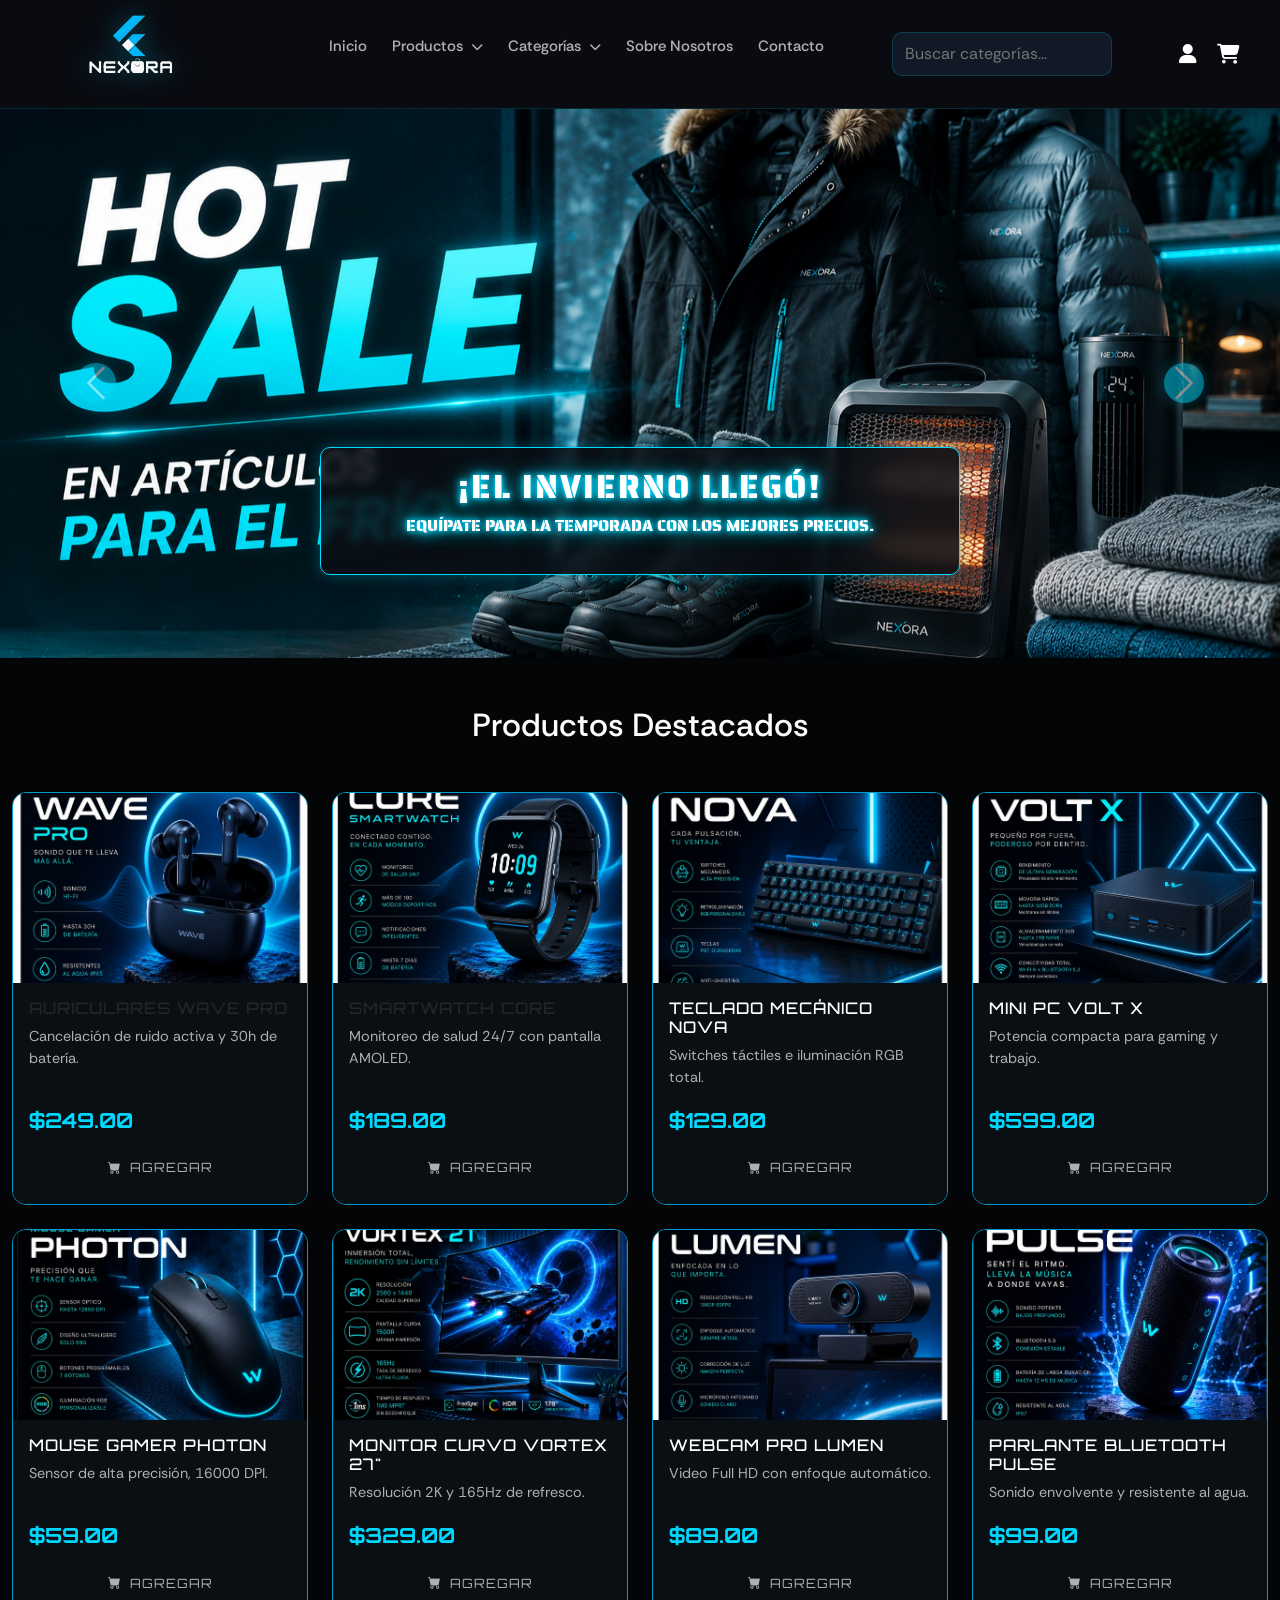
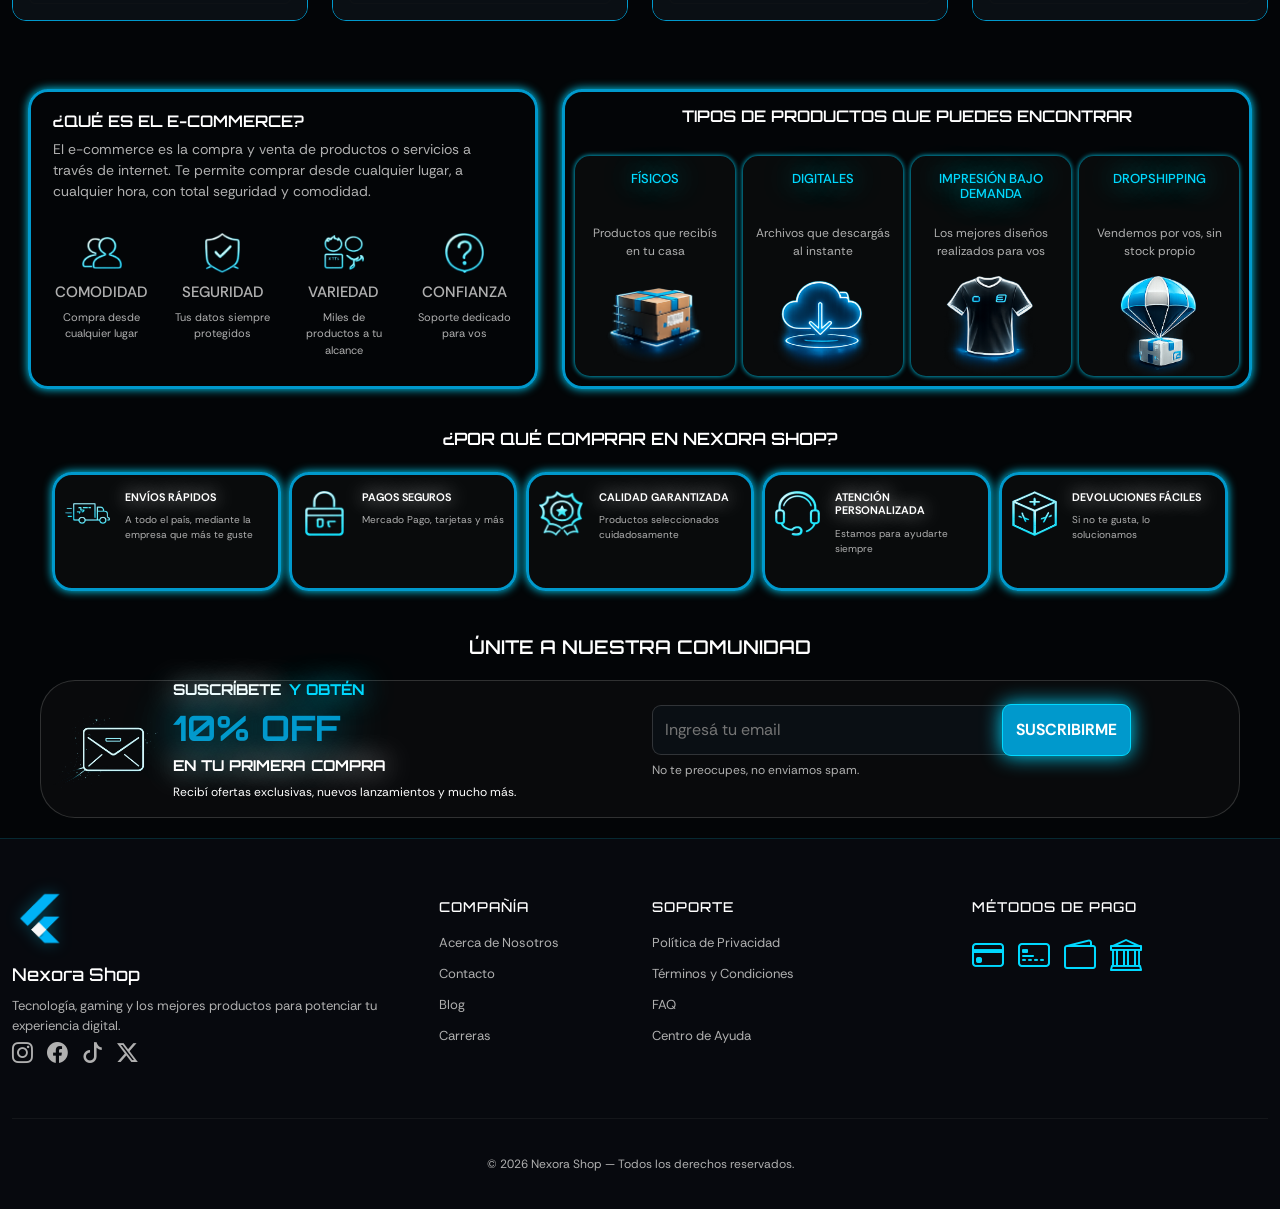
<file: index.html>
﻿<!doctype html>
<html lang="es">
  <head>
    <meta charset="utf-8" />
    <meta name="viewport" content="width=device-width, initial-scale=1" />
    <meta name="description" content="Pagina de e-commerces" />
    <meta name="keywords" content="e-commerces - web - gaming - products" />
    <meta name="author" content="Ledesma Clarisa" />
    <link rel="shortcut icon" href="assets/logotipo.png" type="image/x-icon" />
    <title>Nexora Shop</title>

    <!-- Google Fonts -->
    <link rel="preconnect" href="https://fonts.googleapis.com" />
    <link rel="preconnect" href="https://fonts.gstatic.com" crossorigin />
    <link
      href="https://fonts.googleapis.com/css2?family=Orbitron:wght@400;500;600;700;800;900&family=Rethink+Sans:ital,wght@0,400..800;1,400..800&family=Saira+Stencil+One&display=swap"
      rel="stylesheet"
    />

    <!-- Bootstrap CSS -->
    <link
      href="https://cdn.jsdelivr.net/npm/bootstrap@5.3.8/dist/css/bootstrap.min.css"
      rel="stylesheet"
      integrity="sha384-sRIl4kxILFvY47J16cr9ZwB07vP4J8+LH7qKQnuqkuIAvNWLzeN8tE5YBujZqJLB"
      crossorigin="anonymous"
    />

    <!-- Bootstrap Icons -->
    <link
      rel="stylesheet"
      href="https://cdn.jsdelivr.net/npm/bootstrap-icons@1.13.1/font/bootstrap-icons.min.css"
    />

    <!-- Font Awesome -->
    <link
      rel="stylesheet"
      href="https://cdnjs.cloudflare.com/ajax/libs/font-awesome/6.5.0/css/all.min.css"
    />

    <!-- Estilos propios -->
    <link rel="stylesheet" href="styles.css" />
  </head>

  <body>

    <!-- Checkboxes para modales (deben ir al inicio del body) -->
    <input
      type="radio"
      id="nexora-modal-toggle"
      name="nexora-modal-group"
      class="nexora-chk-modal"
    />
    <input
      type="radio"
      id="nexora-register-toggle"
      name="nexora-modal-group"
      class="nexora-chk-modal"
    />
    <input
      type="radio"
      id="nexora-modal-close-trigger"
      name="nexora-modal-group"
      class="nexora-chk-modal"
      checked
    />

    <!-- ============================================================
         NAVBAR
         ============================================================ -->
    <nav class="nexora-nav-main">
      <div class="nexora-branding">
        <a href="index.html">
          <img src="./assets/navlogo.png" alt="Nexora Logo" />
        </a>
      </div>

      <input type="checkbox" id="nexora-menu-toggle" class="nexora-chk-menu" />

      <ul class="nexora-menu-list">
        <li><a href="index.html">Inicio</a></li>

        <li class="nexora-has-drop">
          <a href="#" class="nexora-drop-btn">
            Productos <i class="fa-solid fa-chevron-down nexora-arrow"></i>
          </a>
          <ul class="nexora-sub-panel">
            <li><a href="./404.html">PC</a></li>
            <li><a href="#">Útiles escolares</a></li>
            <li><a href="#">Maquillaje</a></li>
            <li><a href="#">Artículos del hogar</a></li>
          </ul>
        </li>

        <li class="nexora-has-drop">
          <a href="#" class="nexora-drop-btn">
            Categorías <i class="fa-solid fa-chevron-down nexora-arrow"></i>
          </a>
          <ul class="nexora-sub-panel">
            <li><a href="#">Hogar</a></li>
            <li><a href="#">Ropa</a></li>
            <li><a href="#">Muebles</a></li>
            <li><a href="#">Electrodomésticos</a></li>
          </ul>
        </li>

        <li><a href="./sobre-nosotros.html">Sobre Nosotros</a></li>
        <li><a href="./contacto.html">Contacto</a></li>

        <!-- Búsqueda mobile -->
        <li class="nexora-mobile-search-item">
          <div class="nexora-inner-search">
            <input
              type="text"
              class="nexora-input-mobile"
              placeholder="Buscar categorías..."
            />
            <div class="nexora-search-results-mobile">
              <a href="#">Gaming</a>
              <a href="#">Librería</a>
              <a href="#">Software</a>
              <a href="#">Ropa</a>
              <a href="#">Ofertas</a>
            </div>
          </div>
        </li>

        <!-- Mi cuenta mobile -->
        <li class="nexora-mobile-item">
          <label for="nexora-modal-toggle" class="nexora-mobile-user-lbl">
            <i class="fa-solid fa-user"></i> Mi Cuenta
          </label>
        </li>
      </ul>

      <!-- Buscador desktop -->
      <div class="nexora-search-container">
        <input type="text" placeholder="Buscar categorías..." />
        <div class="nexora-search-results">
          <a href="#">Gaming</a>
          <a href="./404.html">Ropa</a>
          <a href="#">Software</a>
          <a href="#">Librería</a>
          <a href="./404.html">Ofertas</a>
        </div>
      </div>

      <div class="nexora-actions-group">
        <label for="nexora-modal-toggle" class="nexora-label-trigger nexora-hide-on-mobile">
          <i class="fa-solid fa-user nexora-ui-icon"></i>
        </label>
        <i
          class="fa-solid fa-cart-shopping nexora-ui-icon nexora-cart-fixed"
          onclick="location.href='./404.html'"
        ></i>
        <label for="nexora-menu-toggle" class="nexora-burger-trigger">
          <span class="nexora-burger-line"></span>
          <span class="nexora-burger-line"></span>
          <span class="nexora-burger-line"></span>
        </label>
      </div>
    </nav>

    <!-- ============================================================
         MODAL LOGIN
         ============================================================ -->
    <div class="nexora-modal-bg nexora-login-modal">
      <div class="nexora-modal-box">
        <label for="nexora-modal-close-trigger" class="nexora-modal-close">&times;</label>

        <div class="nexora-modal-top">
          <h2>NEXORA <span>SHOP</span></h2>
          <p>Iniciá sesión para acceder a la web</p>
        </div>

        <form class="nexora-modal-inputs" action="index.html" method="GET">
          <div class="nexora-form-row">
            <label for="loginEmail">Correo Electrónico</label>
            <div class="nexora-field-wrapper">
              <i class="fa-solid fa-envelope"></i>
              <input
                type="email"
                id="loginEmail"
                placeholder="tuusuario@nexora.com"
                required
              />
            </div>
          </div>

          <div class="nexora-form-row">
            <label for="loginPassword">Contraseña</label>
            <div class="nexora-field-wrapper">
              <i class="fa-solid fa-lock"></i>
              <input
                type="password"
                id="loginPassword"
                placeholder="••••••••"
                minlength="8"
                maxlength="15"
                pattern="^(?=.*[a-zA-Z])(?=.*\d)(?=.*[!@#$%^&*(),.?&quot;':{}|<>]).{8,15}$"
                title="La contraseña debe tener entre 8 y 15 caracteres, letras, un número y un carácter especial."
                required
              />
            </div>
          </div>

          <div class="nexora-form-meta">
            <a href="./recuperar.html" class="nexora-link-recovery">¿Olvidaste tu contraseña?</a>
          </div>

          <button type="submit" class="nexora-btn-submit">INGRESAR</button>
        </form>

        <div class="nexora-modal-bottom">
          <p>
            ¿No tenés cuenta?
            <label for="nexora-register-toggle" class="nexora-switch-link">Registrate aquí</label>
          </p>
        </div>
      </div>
    </div>

    <!-- ============================================================
         MODAL REGISTRO
         ============================================================ -->
    <div class="nexora-modal-bg nexora-register-modal">
      <div class="nexora-modal-box">
        <label for="nexora-modal-close-trigger" class="nexora-modal-close">&times;</label>

        <div class="nexora-modal-top">
          <h2>NUEVO <span>USUARIO</span></h2>
          <p>Unite a la web de Nexora Shop</p>
        </div>

        <form class="nexora-modal-inputs" action="index.html" method="GET">
          <div class="nexora-form-row">
            <label for="regName">Nombre Completo</label>
            <div class="nexora-field-wrapper">
              <i class="fa-solid fa-user"></i>
              <input
                type="text"
                id="regName"
                placeholder="Tu Usuario"
                minlength="3"
                pattern="^[a-zA-ZÀ-ÿ\s]+$"
                title="El nombre solo debe contener letras."
                required
              />
            </div>
          </div>

          <div class="nexora-form-row">
            <label for="regEmail">Correo Electrónico</label>
            <div class="nexora-field-wrapper">
              <i class="fa-solid fa-envelope"></i>
              <input
                type="email"
                id="regEmail"
                placeholder="ejemplo@nexora.com"
                required
              />
            </div>
          </div>

          <div class="nexora-form-row">
            <label for="regPassword">Contraseña</label>
            <div class="nexora-field-wrapper">
              <i class="fa-solid fa-lock"></i>
              <input
                type="password"
                id="regPassword"
                placeholder="Mínimo 8 caracteres"
                minlength="8"
                required
              />
            </div>
          </div>

          <div class="nexora-form-terms">
            <input type="checkbox" id="regTerms" required />
            <label for="regTerms">Acepto los términos y condiciones de la red</label>
          </div>

          <button type="submit" class="nexora-btn-submit">CREAR CUENTA</button>
        </form>

        <div class="nexora-modal-bottom">
          <p>
            ¿Ya sos parte?
            <label for="nexora-modal-toggle" class="nexora-switch-link">Iniciá sesión</label>
          </p>
        </div>
      </div>
    </div>

    <!-- ============================================================
         HERO CAROUSEL
         ============================================================ -->
    <section class="hero-carousel">
      <div id="heroCarousel" class="carousel slide carousel-fade" data-bs-ride="carousel">
        <div class="carousel-inner">

          <div class="carousel-item active">
            <img src="./assets/hotsale.png" class="d-block w-100" alt="Hot Sale Frío" />
            <div class="carousel-caption">
              <h2>¡EL INVIERNO LLEGÓ!</h2>
              <p>Equípate para la temporada con los mejores precios.</p>
            </div>
          </div>

          <div class="carousel-item">
            <img src="./assets/diadelpadre.png" class="d-block w-100" alt="Día del Padre" />
            <div class="carousel-caption">
              <h2>FELIZ DÍA PAPÁ</h2>
              <p>Aprovechá hasta 18 cuotas sin interés en regalos para papá.</p>
            </div>
          </div>

          <div class="carousel-item">
            <img src="./assets/promomundial.png" class="d-block w-100" alt="Promo Mundial 2026" />
            <div class="carousel-caption">
              <h2>EL MUNDIAL ESTÁ AQUÍ</h2>
              <p>Viví la pasión del fútbol con nuestras ofertas.</p>
            </div>
          </div>

          <div class="carousel-item">
            <img src="./assets/nexorapayment.png" class="d-block w-100" alt="Nexora Pago" />
            <div class="carousel-caption">
              <h2>NUEVA TARJETA</h2>
              <p>La forma más rápida y segura de financiar tus compras.</p>
            </div>
          </div>

        </div>

        <button class="carousel-control-prev" type="button" data-bs-target="#heroCarousel" data-bs-slide="prev">
          <span class="carousel-control-prev-icon" aria-hidden="true"></span>
        </button>
        <button class="carousel-control-next" type="button" data-bs-target="#heroCarousel" data-bs-slide="next">
          <span class="carousel-control-next-icon" aria-hidden="true"></span>
        </button>
      </div>
    </section>

          <!-- Sección de Productos -->
    <section class="productos-section py-5">
        <div class="container">
            
            <!-- Título centrado y destacado -->
            <h2 class="section-title text-center mb-5">Productos Destacados</h2>
            
            <!-- Grid de tarjetas -->
            <div class="row row-cols-1 row-cols-sm-2 row-cols-lg-4 g-4">
                
                <!-- Producto 1 -->
                <div class="col">
                    <div class="card producto-card h-100">
                        <div class="card-img-wrapper">
                            <a href="detalle-wave-pro.html">
                                <img src="assets/auricularwavepro.png" class="card-img-top" alt="Auriculares Wave Pro">
                            </a>
                        </div>
                        <div class="card-body d-flex flex-column">  
                            <h5 class="card-title"><a href="detalle-smartwatch-core.html" class="text-decoration-none text-dark">Auriculares Wave Pro</a></h5>
                            <p class="card-text">Cancelación de ruido activa y 30h de batería.</p>
                            <div class="mt-auto">
                                <p class="precio">$249.00</p>
                                <button class="btn btn-agregar w-100" data-bs-toggle="modal" data-bs-target="#modalProducto1">
                                    <i class="bi bi-cart-fill"></i>
                                    Agregar
                                </button>
                            </div>
                        </div>
                    </div>
                </div>

                <!-- Producto 2 -->
                <div class="col">
                    <div class="card producto-card h-100">
                        <div class="card-img-wrapper">
                            <a href="detalle-smartwatch-core.html">
                                <img src="assets/smartwatch.png" class="card-img-top" alt="Smartwatch Core">
                            </a>
                        </div>
                        <div class="card-body d-flex flex-column">
                            <h5 class="card-title"><a href="detalle-wave-pro.html" class="text-decoration-none text-dark">Smartwatch Core</a></h5>
                            <p class="card-text">Monitoreo de salud 24/7 con pantalla AMOLED.</p>
                            <div class="mt-auto">
                                <p class="precio">$189.00</p>
                                <button class="btn btn-agregar w-100" data-bs-toggle="modal" data-bs-target="#modalProducto2">
                                    <i class="bi bi-cart-fill"></i>
                                    Agregar
                                </button>
                            </div>
                        </div>
                    </div>
                </div>

                <!-- Producto 3 -->
                <div class="col">
                  <div class="card producto-card h-100">
                    <div class="card-img-wrapper">
                      <a href="./404.html">
                        <img src="assets/tecladonova.png" class="card-img-top" alt="Teclado Mecánico Nova">
                      </a>
                    </div>
                        <div class="card-body d-flex flex-column">
                            <h5 class="card-title">Teclado Mecánico Nova</h5>
                            <p class="card-text">Switches táctiles e iluminación RGB total.</p>
                            <div class="mt-auto">
                                <p class="precio">$129.00</p>
                                <button class="btn btn-agregar w-100" data-bs-toggle="modal" data-bs-target="#modalProducto3">
                                    <i class="bi bi-cart-fill"></i>
                                    Agregar
                                </button>
                            </div>
                        </div>
                    </div>
                </div>

                <!-- Producto 4 -->
                <div class="col">
                  <div class="card producto-card h-100">
                    <div class="card-img-wrapper">
                      <a href="./404.html">
                        <img src="assets/minipc.png" class="card-img-top" alt="Mini PC Volt X">
                      </a>
                    </div>
                        <div class="card-body d-flex flex-column">
                            <h5 class="card-title">Mini PC Volt X</h5>
                            <p class="card-text">Potencia compacta para gaming y trabajo.</p>
                            <div class="mt-auto">
                                <p class="precio">$599.00</p>
                                <button class="btn btn-agregar w-100" data-bs-toggle="modal" data-bs-target="#modalProducto4">
                                    <i class="bi bi-cart-fill"></i>
                                    Agregar
                                </button>
                            </div>
                        </div>
                    </div>
                </div>

                <!-- Producto 5 -->
                <div class="col">
                  <div class="card producto-card h-100">
                    <div class="card-img-wrapper">
                      <a href="./404.html">
                        <img src="assets/mousegamer.png" class="card-img-top" alt="Mouse Gamer Photon">
                      </a>
                    </div>
                        <div class="card-body d-flex flex-column">
                            <h5 class="card-title">Mouse Gamer Photon</h5>
                            <p class="card-text">Sensor de alta precisión, 16000 DPI.</p>
                            <div class="mt-auto">
                                <p class="precio">$59.00</p>
                                <button class="btn btn-agregar w-100" data-bs-toggle="modal" data-bs-target="#modalProducto5">
                                    <i class="bi bi-cart-fill"></i>
                                    Agregar
                                </button>
                            </div>
                        </div>
                    </div>
                </div>

                <!-- Producto 6 -->
                <div class="col">
                  <div class="card producto-card h-100">
                    <div class="card-img-wrapper">
                      <a href="./404.html">
                        <img src="assets/monitor.png" class="card-img-top" alt="Monitor Curvo Vortex 27">
                      </a>
                    </div>
                        <div class="card-body d-flex flex-column">
                            <h5 class="card-title">Monitor Curvo Vortex 27"</h5>
                            <p class="card-text">Resolución 2K y 165Hz de refresco.</p>
                            <div class="mt-auto">
                                <p class="precio">$329.00</p>
                                <button class="btn btn-agregar w-100" data-bs-toggle="modal" data-bs-target="#modalProducto6">
                                    <i class="bi bi-cart-fill"></i>
                                    Agregar
                                </button>
                            </div>
                        </div>
                    </div>
                </div>

                <!-- Producto 7 -->
                <div class="col">
                  <div class="card producto-card h-100">
                    <div class="card-img-wrapper">
                      <a href="./404.html">
                        <img src="assets/webcam.png" class="card-img-top" alt="Webcam Pro Lumen">
                      </a>
                    </div>
                        <div class="card-body d-flex flex-column">
                            <h5 class="card-title">Webcam Pro Lumen</h5>
                            <p class="card-text">Video Full HD con enfoque automático.</p>
                            <div class="mt-auto">
                                <p class="precio">$89.00</p>
                                <button class="btn btn-agregar w-100" data-bs-toggle="modal" data-bs-target="#modalProducto7">
                                    <i class="bi bi-cart-fill"></i>
                                    Agregar
                                </button>
                            </div>
                        </div>
                    </div>
                </div>

                <!-- Producto 8 -->
                <div class="col">
                  <div class="card producto-card h-100">
                    <div class="card-img-wrapper">
                      <a href="./404.html">
                        <img src="assets/parlante.png" class="card-img-top" alt="Parlante Bluetooth Pulse">
                      </a>
                    </div>
                        <div class="card-body d-flex flex-column">
                            <h5 class="card-title">Parlante Bluetooth Pulse</h5>
                            <p class="card-text">Sonido envolvente y resistente al agua.</p>
                            <div class="mt-auto">
                                <p class="precio">$99.00</p>
                                <button class="btn btn-agregar w-100" data-bs-toggle="modal" data-bs-target="#modalProducto8">
                                    <i class="bi bi-cart-fill"></i>
                                    Agregar
                                </button>
                            </div>
                        </div>
                    </div>
                </div>

            </div>
        </div>
    </section>

    <!-- ============================================= -->
    <!--  MODALES - CARRITO (uno por cada producto) -->
    <!-- ============================================= -->

    <!-- Modal Producto 1: Auriculares Wave Pro -->
    <div class="modal fade" id="modalProducto1" tabindex="-1" aria-labelledby="modalLabel1" aria-hidden="true">
        <div class="modal-dialog modal-dialog-centered">
            <div class="modal-content">
                <div class="modal-header">
                    <h5 class="modal-title" id="modalLabel1">
                        <i class="bi bi-cart-check-fill me-2"></i>
                        Carrito de Compra
                    </h5>
                    <button type="button" class="btn-close btn-close-white" data-bs-dismiss="modal" aria-label="Cerrar"></button>
                </div>
                <div class="modal-body">
                    <div class="d-flex align-items-center gap-3 mb-4">
                        <img src="assets/auricularwavepro.png" alt="Auriculares Wave Pro" class="carrito-img">
                        <div>
                            <h6 class="mb-1">Auriculares Wave Pro</h6>
                            <small class="text-secondary">Cancelación de ruido activa y 30h de batería.</small>
                            <div class="precio mt-2">$249.00</div>
                        </div>
                    </div>
                    <div class="mb-3">
                        <label class="form-label">Nombre Completo</label>
                        <input type="text" class="form-control" placeholder="Ingrese su nombre">
                    </div>
                    <div class="mb-3">
                        <label class="form-label">Correo Electrónico</label>
                        <input type="email" class="form-control" placeholder="ejemplo@email.com">
                    </div>
                    <div class="mb-3">
                        <label class="form-label">Fecha de Compra</label>
                        <input type="date" class="form-control">
                    </div>
                    <div class="mb-4">
                        <label class="form-label">Código de Pedido</label>
                        <input type="text" class="form-control" value="NEX-2026-001" readonly>
                    </div>
                    <hr>
                    <div class="d-flex justify-content-between">
                        <span class="total-label">Total</span>
                        <span class="total-monto">$249.00</span>
                    </div>
                </div>
                <div class="modal-footer">
                    <button type="button" class="btn btn-outline-light" data-bs-dismiss="modal">Cancelar</button>
                    <button type="button" class="btn-finalizar w-50">Finalizar Compra</button>
                </div>
            </div>
        </div>
    </div>

    <!-- Modal Producto 2: Smartwatch Core -->
    <div class="modal fade" id="modalProducto2" tabindex="-1" aria-labelledby="modalLabel2" aria-hidden="true">
        <div class="modal-dialog modal-dialog-centered">
            <div class="modal-content">
                <div class="modal-header">
                    <h5 class="modal-title" id="modalLabel2">
                        <i class="bi bi-cart-check-fill me-2"></i>
                        Carrito de Compra
                    </h5>
                    <button type="button" class="btn-close btn-close-white" data-bs-dismiss="modal" aria-label="Cerrar"></button>
                </div>
                <div class="modal-body">
                    <div class="d-flex align-items-center gap-3 mb-4">
                        <img src="assets/smartwatch.png" alt="Smartwatch Core" class="carrito-img">
                        <div>
                            <h6 class="mb-1">Smartwatch Core</h6>
                            <small class="text-secondary">Monitoreo de salud 24/7 con pantalla AMOLED.</small>
                            <div class="precio mt-2">$189.00</div>
                        </div>
                    </div>
                    <div class="mb-3">
                        <label class="form-label">Nombre Completo</label>
                        <input type="text" class="form-control" placeholder="Ingrese su nombre">
                    </div>
                    <div class="mb-3">
                        <label class="form-label">Correo Electrónico</label>
                        <input type="email" class="form-control" placeholder="ejemplo@email.com">
                    </div>
                    <div class="mb-3">
                        <label class="form-label">Fecha de Compra</label>
                        <input type="date" class="form-control">
                    </div>
                    <div class="mb-4">
                        <label class="form-label">Código de Pedido</label>
                        <input type="text" class="form-control" value="NEX-2026-002" readonly>
                    </div>
                    <hr>
                    <div class="d-flex justify-content-between">
                        <span class="total-label">Total</span>
                        <span class="total-monto">$189.00</span>
                    </div>
                </div>
                <div class="modal-footer">
                    <button type="button" class="btn btn-outline-light" data-bs-dismiss="modal">Cancelar</button>
                    <button type="button" class="btn-finalizar w-50">Finalizar Compra</button>
                </div>
            </div>
        </div>
    </div>

    <!-- Modal Producto 3: Teclado Mecánico Nova -->
    <div class="modal fade" id="modalProducto3" tabindex="-1" aria-labelledby="modalLabel3" aria-hidden="true">
        <div class="modal-dialog modal-dialog-centered">
            <div class="modal-content">
                <div class="modal-header">
                    <h5 class="modal-title" id="modalLabel3">
                        <i class="bi bi-cart-check-fill me-2"></i>
                        Carrito de Compra
                    </h5>
                    <button type="button" class="btn-close btn-close-white" data-bs-dismiss="modal" aria-label="Cerrar"></button>
                </div>
                <div class="modal-body">
                    <div class="d-flex align-items-center gap-3 mb-4">
                        <img src="assets/tecladonova.png" alt="Teclado Mecánico Nova" class="carrito-img">
                        <div>
                            <h6 class="mb-1">Teclado Mecánico Nova</h6>
                            <small class="text-secondary">Switches táctiles e iluminación RGB total.</small>
                            <div class="precio mt-2">$129.00</div>
                        </div>
                    </div>
                    <div class="mb-3">
                        <label class="form-label">Nombre Completo</label>
                        <input type="text" class="form-control" placeholder="Ingrese su nombre">
                    </div>
                    <div class="mb-3">
                        <label class="form-label">Correo Electrónico</label>
                        <input type="email" class="form-control" placeholder="ejemplo@email.com">
                    </div>
                    <div class="mb-3">
                        <label class="form-label">Fecha de Compra</label>
                        <input type="date" class="form-control">
                    </div>
                    <div class="mb-4">
                        <label class="form-label">Código de Pedido</label>
                        <input type="text" class="form-control" value="NEX-2026-003" readonly>
                    </div>
                    <hr>
                    <div class="d-flex justify-content-between">
                        <span class="total-label">Total</span>
                        <span class="total-monto">$129.00</span>
                    </div>
                </div>
                <div class="modal-footer">
                    <button type="button" class="btn btn-outline-light" data-bs-dismiss="modal">Cancelar</button>
                    <button type="button" class="btn-finalizar w-50">Finalizar Compra</button>
                </div>
            </div>
        </div>
    </div>

    <!-- Modal Producto 4: Mini PC Volt X -->
    <div class="modal fade" id="modalProducto4" tabindex="-1" aria-labelledby="modalLabel4" aria-hidden="true">
        <div class="modal-dialog modal-dialog-centered">
            <div class="modal-content">
                <div class="modal-header">
                    <h5 class="modal-title" id="modalLabel4">
                        <i class="bi bi-cart-check-fill me-2"></i>
                        Carrito de Compra
                    </h5>
                    <button type="button" class="btn-close btn-close-white" data-bs-dismiss="modal" aria-label="Cerrar"></button>
                </div>
                <div class="modal-body">
                    <div class="d-flex align-items-center gap-3 mb-4">
                        <img src="assets/minipc.png" alt="Mini PC Volt X" class="carrito-img">
                        <div>
                            <h6 class="mb-1">Mini PC Volt X</h6>
                            <small class="text-secondary">Potencia compacta para gaming y trabajo.</small>
                            <div class="precio mt-2">$599.00</div>
                        </div>
                    </div>
                    <div class="mb-3">
                        <label class="form-label">Nombre Completo</label>
                        <input type="text" class="form-control" placeholder="Ingrese su nombre">
                    </div>
                    <div class="mb-3">
                        <label class="form-label">Correo Electrónico</label>
                        <input type="email" class="form-control" placeholder="ejemplo@email.com">
                    </div>
                    <div class="mb-3">
                        <label class="form-label">Fecha de Compra</label>
                        <input type="date" class="form-control">
                    </div>
                    <div class="mb-4">
                        <label class="form-label">Código de Pedido</label>
                        <input type="text" class="form-control" value="NEX-2026-004" readonly>
                    </div>
                    <hr>
                    <div class="d-flex justify-content-between">
                        <span class="total-label">Total</span>
                        <span class="total-monto">$599.00</span>
                    </div>
                </div>
                <div class="modal-footer">
                    <button type="button" class="btn btn-outline-light" data-bs-dismiss="modal">Cancelar</button>
                    <button type="button" class="btn-finalizar w-50">Finalizar Compra</button>
                </div>
            </div>
        </div>
    </div>

    <!-- Modal Producto 5: Mouse Gamer Photon -->
    <div class="modal fade" id="modalProducto5" tabindex="-1" aria-labelledby="modalLabel5" aria-hidden="true">
        <div class="modal-dialog modal-dialog-centered">
            <div class="modal-content">
                <div class="modal-header">
                    <h5 class="modal-title" id="modalLabel5">
                        <i class="bi bi-cart-check-fill me-2"></i>
                        Carrito de Compra
                    </h5>
                    <button type="button" class="btn-close btn-close-white" data-bs-dismiss="modal" aria-label="Cerrar"></button>
                </div>
                <div class="modal-body">
                    <div class="d-flex align-items-center gap-3 mb-4">
                        <img src="assets/mousegamer.png" alt="Mouse Gamer Photon" class="carrito-img">
                        <div>
                            <h6 class="mb-1">Mouse Gamer Photon</h6>
                            <small class="text-secondary">Sensor de alta precisión, 16000 DPI.</small>
                            <div class="precio mt-2">$59.00</div>
                        </div>
                    </div>
                    <div class="mb-3">
                        <label class="form-label">Nombre Completo</label>
                        <input type="text" class="form-control" placeholder="Ingrese su nombre">
                    </div>
                    <div class="mb-3">
                        <label class="form-label">Correo Electrónico</label>
                        <input type="email" class="form-control" placeholder="ejemplo@email.com">
                    </div>
                    <div class="mb-3">
                        <label class="form-label">Fecha de Compra</label>
                        <input type="date" class="form-control">
                    </div>
                    <div class="mb-4">
                        <label class="form-label">Código de Pedido</label>
                        <input type="text" class="form-control" value="NEX-2026-005" readonly>
                    </div>
                    <hr>
                    <div class="d-flex justify-content-between">
                        <span class="total-label">Total</span>
                        <span class="total-monto">$59.00</span>
                    </div>
                </div>
                <div class="modal-footer">
                    <button type="button" class="btn btn-outline-light" data-bs-dismiss="modal">Cancelar</button>
                    <button type="button" class="btn-finalizar w-50">Finalizar Compra</button>
                </div>
            </div>
        </div>
    </div>

    <!-- Modal Producto 6: Monitor Curvo Vortex 27" -->
    <div class="modal fade" id="modalProducto6" tabindex="-1" aria-labelledby="modalLabel6" aria-hidden="true">
        <div class="modal-dialog modal-dialog-centered">
            <div class="modal-content">
                <div class="modal-header">
                    <h5 class="modal-title" id="modalLabel6">
                        <i class="bi bi-cart-check-fill me-2"></i>
                        Carrito de Compra
                    </h5>
                    <button type="button" class="btn-close btn-close-white" data-bs-dismiss="modal" aria-label="Cerrar"></button>
                </div>
                <div class="modal-body">
                    <div class="d-flex align-items-center gap-3 mb-4">
                        <img src="assets/monitor.png" alt="Monitor Curvo Vortex 27" class="carrito-img">
                        <div>
                            <h6 class="mb-1">Monitor Curvo Vortex 27"</h6>
                            <small class="text-secondary">Resolución 2K y 165Hz de refresco.</small>
                            <div class="precio mt-2">$329.00</div>
                        </div>
                    </div>
                    <div class="mb-3">
                        <label class="form-label">Nombre Completo</label>
                        <input type="text" class="form-control" placeholder="Ingrese su nombre">
                    </div>
                    <div class="mb-3">
                        <label class="form-label">Correo Electrónico</label>
                        <input type="email" class="form-control" placeholder="ejemplo@email.com">
                    </div>
                    <div class="mb-3">
                        <label class="form-label">Fecha de Compra</label>
                        <input type="date" class="form-control">
                    </div>
                    <div class="mb-4">
                        <label class="form-label">Código de Pedido</label>
                        <input type="text" class="form-control" value="NEX-2026-006" readonly>
                    </div>
                    <hr>
                    <div class="d-flex justify-content-between">
                        <span class="total-label">Total</span>
                        <span class="total-monto">$329.00</span>
                    </div>
                </div>
                <div class="modal-footer">
                    <button type="button" class="btn btn-outline-light" data-bs-dismiss="modal">Cancelar</button>
                    <button type="button" class="btn-finalizar w-50">Finalizar Compra</button>
                </div>
            </div>
        </div>
    </div>

    <!-- Modal Producto 7: Webcam Pro Lumen -->
    <div class="modal fade" id="modalProducto7" tabindex="-1" aria-labelledby="modalLabel7" aria-hidden="true">
        <div class="modal-dialog modal-dialog-centered">
            <div class="modal-content">
                <div class="modal-header">
                    <h5 class="modal-title" id="modalLabel7">
                        <i class="bi bi-cart-check-fill me-2"></i>
                        Carrito de Compra
                    </h5>
                    <button type="button" class="btn-close btn-close-white" data-bs-dismiss="modal" aria-label="Cerrar"></button>
                </div>
                <div class="modal-body">
                    <div class="d-flex align-items-center gap-3 mb-4">
                        <img src="assets/webcam.png" alt="Webcam Pro Lumen" class="carrito-img">
                        <div>
                            <h6 class="mb-1">Webcam Pro Lumen</h6>
                            <small class="text-secondary">Video Full HD con enfoque automático.</small>
                            <div class="precio mt-2">$89.00</div>
                        </div>
                    </div>
                    <div class="mb-3">
                        <label class="form-label">Nombre Completo</label>
                        <input type="text" class="form-control" placeholder="Ingrese su nombre">
                    </div>
                    <div class="mb-3">
                        <label class="form-label">Correo Electrónico</label>
                        <input type="email" class="form-control" placeholder="ejemplo@email.com">
                    </div>
                    <div class="mb-3">
                        <label class="form-label">Fecha de Compra</label>
                        <input type="date" class="form-control">
                    </div>
                    <div class="mb-4">
                        <label class="form-label">Código de Pedido</label>
                        <input type="text" class="form-control" value="NEX-2026-007" readonly>
                    </div>
                    <hr>
                    <div class="d-flex justify-content-between">
                        <span class="total-label">Total</span>
                        <span class="total-monto">$89.00</span>
                    </div>
                </div>
                <div class="modal-footer">
                    <button type="button" class="btn btn-outline-light" data-bs-dismiss="modal">Cancelar</button>
                    <button type="button" class="btn-finalizar w-50">Finalizar Compra</button>
                </div>
            </div>
        </div>
    </div>

    <!-- Modal Producto 8: Parlante Bluetooth Pulse -->
    <div class="modal fade" id="modalProducto8" tabindex="-1" aria-labelledby="modalLabel8" aria-hidden="true">
        <div class="modal-dialog modal-dialog-centered">
            <div class="modal-content">
                <div class="modal-header">
                    <h5 class="modal-title" id="modalLabel8">
                        <i class="bi bi-cart-check-fill me-2"></i>
                        Carrito de Compra
                    </h5>
                    <button type="button" class="btn-close btn-close-white" data-bs-dismiss="modal" aria-label="Cerrar"></button>
                </div>
                <div class="modal-body">
                    <div class="d-flex align-items-center gap-3 mb-4">
                        <img src="assets/parlante.png" alt="Parlante Bluetooth Pulse" class="carrito-img">
                        <div>
                            <h6 class="mb-1">Parlante Bluetooth Pulse</h6>
                            <small class="text-secondary">Sonido envolvente y resistente al agua.</small>
                            <div class="precio mt-2">$99.00</div>
                        </div>
                    </div>
                    <div class="mb-3">
                        <label class="form-label">Nombre Completo</label>
                        <input type="text" class="form-control" placeholder="Ingrese su nombre">
                    </div>
                    <div class="mb-3">
                        <label class="form-label">Correo Electrónico</label>
                        <input type="email" class="form-control" placeholder="ejemplo@email.com">
                    </div>
                    <div class="mb-3">
                        <label class="form-label">Fecha de Compra</label>
                        <input type="date" class="form-control">
                    </div>
                    <div class="mb-4">
                        <label class="form-label">Código de Pedido</label>
                        <input type="text" class="form-control" value="NEX-2026-008" readonly>
                    </div>
                    <hr>
                    <div class="d-flex justify-content-between">
                        <span class="total-label">Total</span>
                        <span class="total-monto">$99.00</span>
                    </div>
                </div>
                <div class="modal-footer">
                    <button type="button" class="btn btn-outline-light" data-bs-dismiss="modal">Cancelar</button>
                    <button type="button" class="btn-finalizar w-50">Finalizar Compra</button>
                </div>
            </div>
        </div>
    </div>

    <!-- ============================================================
         MAIN CONTENT
         ============================================================ -->
    <main>

      <!-- SECTION ECOMMERCE -->
      <section class="ecommerce">
        <div class="row gap-4">

          <article class="col-lg-5 col-12">
            <div class="head-ecommerce">
              <h2>¿QUÉ ES EL E-COMMERCE?</h2>
              <p>
                El e-commerce es la compra y venta de productos o servicios a través de internet.
                Te permite comprar desde cualquier lugar, a cualquier hora, con total seguridad y comodidad.
              </p>
            </div>

            <div class="row footer-ecommerce text-center align-items-stretch">
              <div class="col-lg-3 col-md col-6 article-commerce">
                <img src="./assets/Imagen-1-ecommerce.png" alt="Comodidad" title="COMODIDAD." class="img-fluid" />
                <h3>COMODIDAD</h3>
                <p>Compra desde cualquier lugar</p>
              </div>
              <div class="col-lg-3 col-md col-6 article-commerce">
                <img src="./assets/Imagen-2-ecommerce.png" alt="Seguridad" title="SEGURIDAD." class="img-fluid" />
                <h3>SEGURIDAD</h3>
                <p>Tus datos siempre protegidos</p>
              </div>
              <div class="col-lg-3 col-md col-6 article-commerce">
                <img src="./assets/Imagen-3-ecommerce.png" alt="Variedad" title="VARIEDAD." class="img-fluid" />
                <h3>VARIEDAD</h3>
                <p>Miles de productos a tu alcance</p>
              </div>
              <div class="col-lg-3 col-md col-6 article-commerce">
                <img src="./assets/Imagen-4-ecommerce.png" alt="Confianza" title="CONFIANZA." class="img-fluid" />
                <h3>CONFIANZA</h3>
                <p>Soporte dedicado para vos</p>
              </div>
            </div>
          </article>

          <article class="col-lg col-12 types-product">
            <div class="head-types-product">
              <h2 class="text-center">TIPOS DE PRODUCTOS QUE PUEDES ENCONTRAR</h2>
            </div>
            <div class="row types text-center align-items-stretch gap-2">
              <div class="col-lg col-md col">
                <h3>FÍSICOS</h3>
                <p>Productos que recibís en tu casa</p>
                <img src="./assets/Imagen-1-productos-ecommer.png" alt="Caja" title="FÍSICOS." class="img-fluid" />
              </div>
              <div class="col-lg col-md col">
                <h3>DIGITALES</h3>
                <p>Archivos que descargás al instante</p>
                <img src="./assets/Imagen-2-productos-ecommer.png" alt="Nube descarga" title="DIGITALES." class="img-fluid" />
              </div>
              <div class="col-lg col-md col">
                <h3>IMPRESIÓN BAJO DEMANDA</h3>
                <p>Los mejores diseños realizados para vos</p>
                <img src="./assets/Imagen-3-productos-ecommer.png" alt="Camiseta" title="IMPRESIÓN." class="img-fluid" />
              </div>
              <div class="col-lg col-md col">
                <h3>DROPSHIPPING</h3>
                <p>Vendemos por vos, sin stock propio</p>
                <img src="./assets/Imagen-4-productos-ecommer.png" alt="Drop" title="DROPSHIPPING." class="img-fluid" />
              </div>
            </div>
          </article>

        </div>
      </section>

      <!-- SECTION ¿POR QUÉ COMPRAR EN NEXORA? -->
      <section class="nexora-shop">
        <div class="container-fluid">
          <div class="row g-2">
            <article class="col-12">
              <h2 class="text-center h2-nexora-shop">¿POR QUÉ COMPRAR EN NEXORA SHOP?</h2>
              <div class="row container-nexora-shop g-2">

                <article class="col-lg col-md col-6 d-flex article-1">
                  <div class="d-flex flex-column flex-md-row article-nexora-shop">
                    <div><img src="./assets/Imagen-1-comprar-nexora.png" alt="Camión" title="ENVÍOS." /></div>
                    <div>
                      <h3>ENVÍOS RÁPIDOS</h3>
                      <p>A todo el país, mediante la empresa que más te guste</p>
                    </div>
                  </div>
                </article>

                <article class="col-lg col-md col-6 d-flex article-1">
                  <div class="d-flex flex-column flex-md-row article-nexora-shop">
                    <div><img src="./assets/Imagen-2-comprar-nexora.png" alt="Candado" title="PAGOS." /></div>
                    <div>
                      <h3>PAGOS SEGUROS</h3>
                      <p>Mercado Pago, tarjetas y más</p>
                    </div>
                  </div>
                </article>

                <article class="col-lg col-md col-6 d-flex article-1">
                  <div class="d-flex flex-column flex-md-row article-nexora-shop">
                    <div><img src="./assets/Imagen-3-comprar-nexora.png" alt="Estrella" title="CALIDAD." /></div>
                    <div>
                      <h3>CALIDAD GARANTIZADA</h3>
                      <p>Productos seleccionados cuidadosamente</p>
                    </div>
                  </div>
                </article>

                <article class="col-lg col-md col-6 d-flex article-4">
                  <div class="d-flex flex-column flex-md-row article-nexora-shop">
                    <div><img src="./assets/Imagen-4-comprar.+-nexora.png" alt="Auriculares" title="ATENCIÓN." /></div>
                    <div>
                      <h3>ATENCIÓN PERSONALIZADA</h3>
                      <p>Estamos para ayudarte siempre</p>
                    </div>
                  </div>
                </article>

                <article class="col-lg col-md col-12 d-flex article-5">
                  <div class="d-flex flex-column flex-md-row article-nexora-shop">
                    <div><img src="./assets/Imagen-5-comprar-nexora.png" alt="Caja" title="DEVOLUCIONES." /></div>
                    <div>
                      <h3>DEVOLUCIONES FÁCILES</h3>
                      <p>Si no te gusta, lo solucionamos</p>
                    </div>
                  </div>
                </article>

              </div>
            </article>
          </div>
        </div>
      </section>

      <!-- SECTION PROMOCION -->
      <section class="section-promotion">
        <div class="container-fluid">
          <div class="row">
            <article class="col-12">
              <h2 class="text-center h2-promotion">ÚNITE A NUESTRA COMUNIDAD</h2>
              <div class="row container-promotion d-flex align-items-center">

                <article class="col-lg-6 col-md-6 col-sm-12 col-12 d-flex align-items-center left">
                  <div>
                    <img src="./assets/Imagen-promocion.png" alt="Promoción" />
                  </div>
                  <div>
                    <h4 class="d-flex">SUSCRÍBETE <span class="ms-2">Y OBTÉN</span></h4>
                    <h3>10% OFF</h3>
                    <h4>EN TU PRIMERA COMPRA</h4>
                    <p>Recibí ofertas exclusivas, nuevos lanzamientos y mucho más.</p>
                  </div>
                </article>

                <article class="col-lg-6 col-md-6 col-sm-12 col-12 d-flex justify-content-center flex-column right">
                  <div class="right-top">
                    <form class="d-flex align-items-center" onsubmit="return false;">
                      <input
                        type="email"
                        placeholder="Ingresá tu email"
                        required
                        pattern="^[^\s@]+@[^\s@]+\.[^\s@]+$"
                        title="Por favor, ingresá un correo electrónico válido"
                      />
                      <button type="submit">SUSCRIBIRME</button>
                    </form>
                  </div>
                  <div class="right-bottom">
                    <p>No te preocupes, no enviamos spam.</p>
                  </div>
                  <img src="./assets/bandera-promocion.png" alt="" class="flag-promotion" />
                </article>

              </div>
            </article>
          </div>
        </div>
      </section>

    </main>

    <!-- ============================================================
         FOOTER
         ============================================================ -->
    <footer class="footer-nexora">
      <div class="container">
        <div class="row text-center text-lg-start">

          <!-- Logo y descripción -->
          <div class="col-12 col-md-12 col-lg-4 mb-4 mb-lg-0">
            <img src="assets/logotipo.png" alt="Logo Nexora" class="footer-logo" />
            <h4 class="footer-brand-name">Nexora Shop</h4>
            <p class="footer-description">
              Tecnología, gaming y los mejores productos para potenciar tu experiencia digital.
            </p>
            <div class="footer-social">
              <a href="https://www.instagram.com/rollingcodeschool/" target="_blank" rel="noopener noreferrer">
                <i class="bi bi-instagram"></i>
              </a>
              <a href="https://www.facebook.com/RollingCodeSchool/?locale=es_LA" target="_blank" rel="noopener noreferrer">
                <i class="bi bi-facebook"></i>
              </a>
              <a href="#" target="_blank" rel="noopener noreferrer">
                <i class="bi bi-tiktok"></i>
              </a>
              <a href="#" target="_blank" rel="noopener noreferrer">
                <i class="bi bi-twitter-x"></i>
              </a>
            </div>
          </div>

          <!-- Compañía -->
          <div class="col-12 col-md-4 col-lg-2 mb-4 mb-lg-0 footer-column">
            <h5 class="footer-title">Compañía</h5>
            <ul class="footer-links">
              <li><a href="./sobre-nosotros.html">Acerca de Nosotros</a></li>
              <li><a href="./contacto.html">Contacto</a></li>
              <li><a href="#">Blog</a></li>
              <li><a href="#">Carreras</a></li>
            </ul>
          </div>

          <!-- Soporte -->
          <div class="col-12 col-md-4 col-lg-3 mb-4 mb-lg-0 footer-column">
            <h5 class="footer-title">Soporte</h5>
            <ul class="footer-links">
              <li><a href="#">Política de Privacidad</a></li>
              <li><a href="#">Términos y Condiciones</a></li>
              <li><a href="#">FAQ</a></li>
              <li><a href="#">Centro de Ayuda</a></li>
            </ul>
          </div>

          <!-- Métodos de pago -->
          <div class="col-12 col-md-4 col-lg-3 mb-4 mb-lg-0 footer-column">
            <h5 class="footer-title">Métodos de Pago</h5>
            <div class="footer-payments">
              <i class="bi bi-credit-card"></i>
              <i class="bi bi-credit-card-2-front"></i>
              <i class="bi bi-wallet2"></i>
              <i class="bi bi-bank"></i>
            </div>
          </div>

        </div>

        <hr class="footer-divider" />

        <div class="footer-bottom">
          <p>© 2026 Nexora Shop — Todos los derechos reservados.</p>
        </div>
      </div>
    </footer>

    <!-- ============================================================
         INTRO / SPLASH SCREEN
         ============================================================ -->
    <div class="intro">
      <div class="animation">
        <h1 class="logo-title">NEXORA SHOP</h1>
        <div class="cart">
          <i class="bi bi-cart3"></i>
        </div>
        <div class="product p1">
          <img src="./products/joystick.png" alt="Joystick" />
        </div>
        <div class="product p2">
          <img src="./products/auricularesgamer.png" alt="Auriculares" />
        </div>
        <div class="product p3">
          <img src="./products/tv.png" alt="TV" />
        </div>
      </div>
    </div>

    <!-- Bootstrap JS -->
    <script
      src="https://cdn.jsdelivr.net/npm/bootstrap@5.3.8/dist/js/bootstrap.bundle.min.js"
      integrity="sha384-FKyoEForCGlyvwx9Hj09JcYn3nv7wiPVlz7YYwJrWVcXK/BmnVDxM+D2scQbITxI"
      crossorigin="anonymous"
    ></script>

  </body>
</html>
</file>
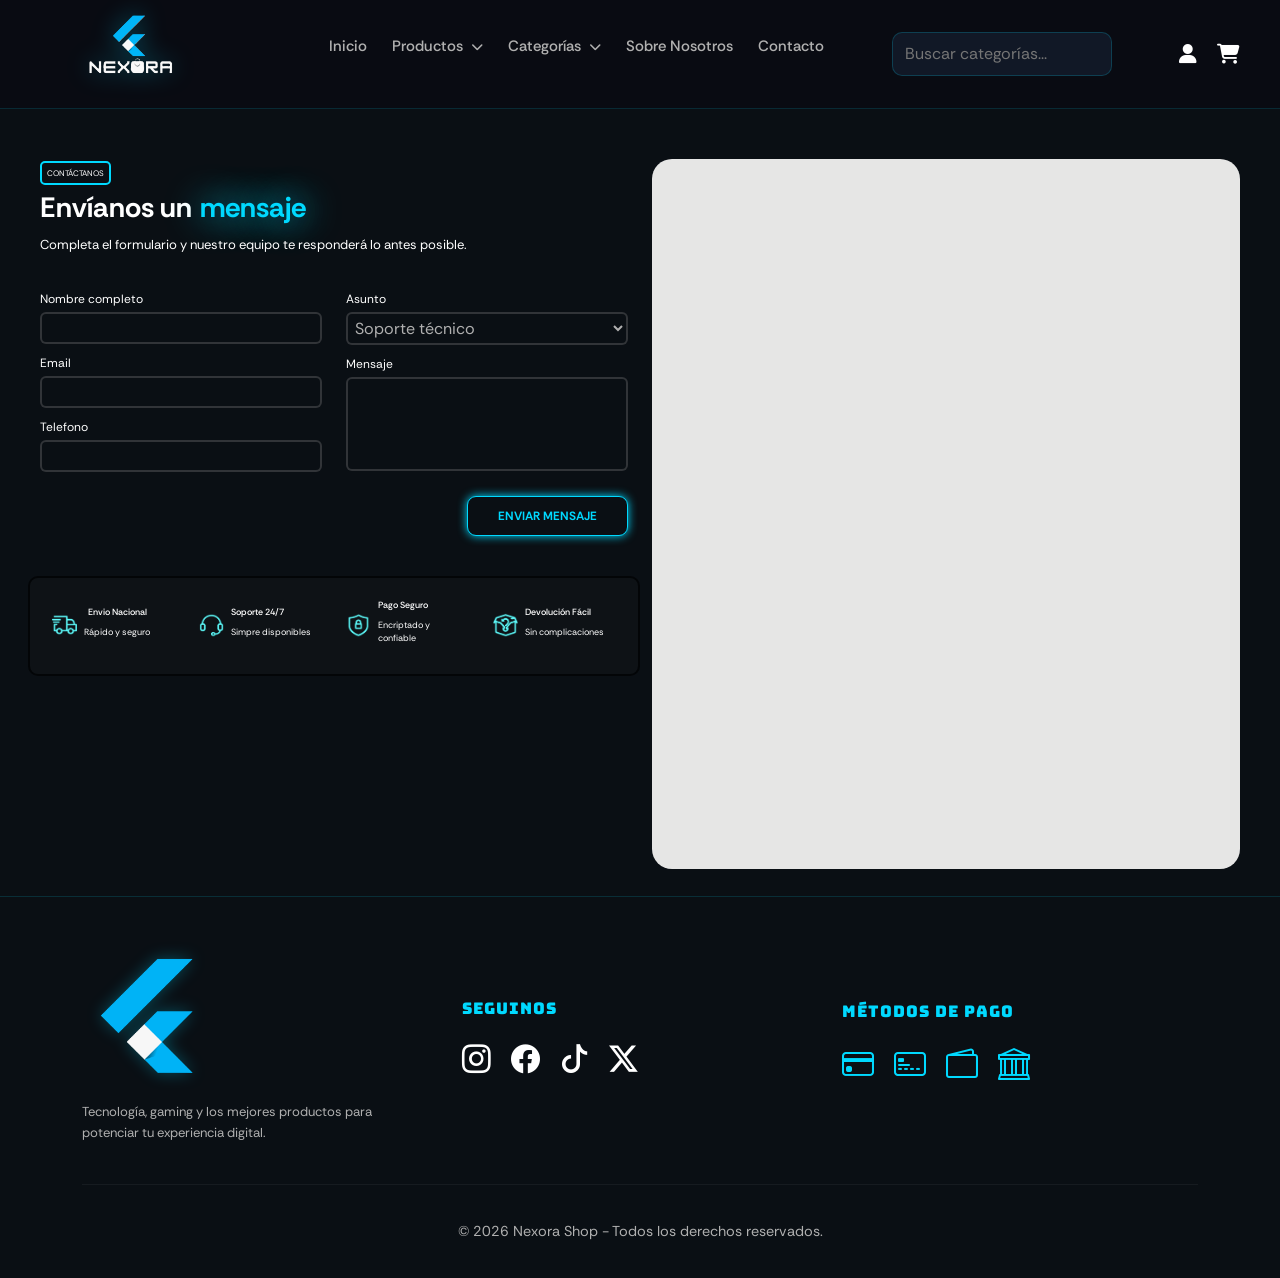
<file: contacto.html>
<!doctype html>
<html lang="es">
  <head>
    <meta charset="utf-8" />
    <meta name="viewport" content="width=device-width, initial-scale=1" />
    <meta name="description" content="Pagina de e-commerces" />
    <meta name="keywords" content="e-commerces - web - gaming - products" />
    <meta name="author" content="Nexora" />
    <link rel="shortcut icon" href="assets/logotipo.png" type="image/x-icon" />
    <link rel="preconnect" href="https://fonts.googleapis.com" />
    <link rel="preconnect" href="https://fonts.gstatic.com" crossorigin />
    <link
      href="https://fonts.googleapis.com/css2?family=Bungee&family=Rethink+Sans:ital,wght@0,400..800;1,400..800&family=Rubik+Glitch&family=Rubik+Mono+One&family=Special+Gothic+Expanded+One&display=swap"
      rel="stylesheet"
    />
    <link rel="stylesheet" href="styles.css" />
    <link
      rel="stylesheet"
      href="https://cdn.jsdelivr.net/npm/bootstrap-icons@1.11.3/font/bootstrap-icons.min.css"
    />
    <link
      href="https://fonts.googleapis.com/css2?family=Bungee&family=Rethink+Sans:ital,wght@0,400..800;1,400..800&family=Rubik+Mono+One&family=Special+Gothic+Expanded+One&display=swap"
      rel="stylesheet"
    />
    <title>Nexora Shop</title>
    <link
      href="https://cdn.jsdelivr.net/npm/bootstrap@5.3.8/dist/css/bootstrap.min.css"
      rel="stylesheet"
      integrity="sha384-sRIl4kxILFvY47J16cr9ZwB07vP4J8+LH7qKQnuqkuIAvNWLzeN8tE5YBujZqJLB"
      crossorigin="anonymous"
    />
    <link
      rel="stylesheet"
      href="https://cdn.jsdelivr.net/npm/bootstrap-icons@1.13.1/font/bootstrap-icons.min.css"
    />

    <link
      rel="stylesheet"
      href="https://cdn.jsdelivr.net/npm/bootstrap-icons@1.13.1/font/bootstrap-icons.min.css"
    />

    <link
      rel="stylesheet"
      href="https://cdnjs.cloudflare.com/ajax/libs/font-awesome/6.5.0/css/all.min.css"
    />

    <link rel="preconnect" href="https://fonts.googleapis.com" />
    <link rel="preconnect" href="https://fonts.gstatic.com" crossorigin />
    <link
      href="https://fonts.googleapis.com/css2?family=Orbitron:wght@400;500;600;700;800;900&display=swap"
      rel="stylesheet"
    />
    <link rel="stylesheet" href="./contacto.css" />
  </head>
  <body>
    <header>
      <!-- ============================================================
         NAVBAR
         ============================================================ -->
      <nav class="nexora-nav-main">
        <div class="nexora-branding">
          <a href="index.html">
            <img src="./assets/navlogo.png" alt="Nexora Logo" />
          </a>
        </div>

        <input
          type="checkbox"
          id="nexora-menu-toggle"
          class="nexora-chk-menu"
        />

        <ul class="nexora-menu-list">
          <li><a href="index.html">Inicio</a></li>

          <li class="nexora-has-drop">
            <a href="#" class="nexora-drop-btn">
              Productos <i class="fa-solid fa-chevron-down nexora-arrow"></i>
            </a>
            <ul class="nexora-sub-panel">
              <li><a href="./404.html">PC</a></li>
              <li><a href="#">Útiles escolares</a></li>
              <li><a href="#">Maquillaje</a></li>
              <li><a href="#">Artículos del hogar</a></li>
            </ul>
          </li>

          <li class="nexora-has-drop">
            <a href="#" class="nexora-drop-btn">
              Categorías <i class="fa-solid fa-chevron-down nexora-arrow"></i>
            </a>
            <ul class="nexora-sub-panel">
              <li><a href="#">Hogar</a></li>
              <li><a href="#">Ropa</a></li>
              <li><a href="#">Muebles</a></li>
              <li><a href="#">Electrodomésticos</a></li>
            </ul>
          </li>

          <li><a href="./sobre-nosotros.html">Sobre Nosotros</a></li>
          <li><a href="./contacto.html">Contacto</a></li>

          <!-- Búsqueda mobile -->
          <li class="nexora-mobile-search-item">
            <div class="nexora-inner-search">
              <input
                type="text"
                class="nexora-input-mobile"
                placeholder="Buscar categorías..."
              />
              <div class="nexora-search-results-mobile">
                <a href="#">Gaming</a>
                <a href="#">Librería</a>
                <a href="#">Software</a>
                <a href="#">Ropa</a>
                <a href="#">Ofertas</a>
              </div>
            </div>
          </li>

          <!-- Mi cuenta mobile -->
          <li class="nexora-mobile-item">
            <label for="nexora-modal-toggle" class="nexora-mobile-user-lbl">
              <i class="fa-solid fa-user"></i> Mi Cuenta
            </label>
          </li>
        </ul>

        <!-- Buscador desktop -->
        <div class="nexora-search-container">
          <input type="text" placeholder="Buscar categorías..." />
          <div class="nexora-search-results">
            <a href="#">Gaming</a>
            <a href="./404.html">Ropa</a>
            <a href="#">Software</a>
            <a href="#">Librería</a>
            <a href="./404.html">Ofertas</a>
          </div>
        </div>

        <div class="nexora-actions-group">
          <label
            for="nexora-modal-toggle"
            class="nexora-label-trigger nexora-hide-on-mobile"
          >
            <i class="fa-solid fa-user nexora-ui-icon"></i>
          </label>
          <i
            class="fa-solid fa-cart-shopping nexora-ui-icon nexora-cart-fixed"
            onclick="location.href = './404.html'"
          ></i>
          <label for="nexora-menu-toggle" class="nexora-burger-trigger">
            <span class="nexora-burger-line"></span>
            <span class="nexora-burger-line"></span>
            <span class="nexora-burger-line"></span>
          </label>
        </div>
      </nav>

      <!-- ============================================================
         MODAL LOGIN
         ============================================================ -->
      <div class="nexora-modal-bg nexora-login-modal">
        <div class="nexora-modal-box">
          <label for="nexora-modal-close-trigger" class="nexora-modal-close"
            >&times;</label
          >

          <div class="nexora-modal-top">
            <h2>NEXORA <span>SHOP</span></h2>
            <p>Iniciá sesión para acceder a la web</p>
          </div>

          <form class="nexora-modal-inputs" action="index.html" method="GET">
            <div class="nexora-form-row">
              <label for="loginEmail">Correo Electrónico</label>
              <div class="nexora-field-wrapper">
                <i class="fa-solid fa-envelope"></i>
                <input
                  type="email"
                  id="loginEmail"
                  placeholder="tuusuario@nexora.com"
                  required
                />
              </div>
            </div>

            <div class="nexora-form-row">
              <label for="loginPassword">Contraseña</label>
              <div class="nexora-field-wrapper">
                <i class="fa-solid fa-lock"></i>
                <input
                  type="password"
                  id="loginPassword"
                  placeholder="••••••••"
                  minlength="8"
                  maxlength="15"
                  pattern="^(?=.*[a-zA-Z])(?=.*\d)(?=.*[!@#$%^&*(),.?&quot;':{}|<>]).{8,15}$"
                  title="La contraseña debe tener entre 8 y 15 caracteres, letras, un número y un carácter especial."
                  required
                />
              </div>
            </div>

            <div class="nexora-form-meta">
              <a href="./recuperar.html" class="nexora-link-recovery"
                >¿Olvidaste tu contraseña?</a
              >
            </div>

            <button type="submit" class="nexora-btn-submit">INGRESAR</button>
          </form>

          <div class="nexora-modal-bottom">
            <p>
              ¿No tenés cuenta?
              <label for="nexora-register-toggle" class="nexora-switch-link"
                >Registrate aquí</label
              >
            </p>
          </div>
        </div>
      </div>

      <!-- ============================================================
         MODAL REGISTRO
         ============================================================ -->
      <div class="nexora-modal-bg nexora-register-modal">
        <div class="nexora-modal-box">
          <label for="nexora-modal-close-trigger" class="nexora-modal-close"
            >&times;</label
          >

          <div class="nexora-modal-top">
            <h2>NUEVO <span>USUARIO</span></h2>
            <p>Unite a la web de Nexora Shop</p>
          </div>

          <form class="nexora-modal-inputs" action="index.html" method="GET">
            <div class="nexora-form-row">
              <label for="regName">Nombre Completo</label>
              <div class="nexora-field-wrapper">
                <i class="fa-solid fa-user"></i>
                <input
                  type="text"
                  id="regName"
                  placeholder="Tu Usuario"
                  minlength="3"
                  pattern="^[a-zA-ZÀ-ÿ\s]+$"
                  title="El nombre solo debe contener letras."
                  required
                />
              </div>
            </div>

            <div class="nexora-form-row">
              <label for="regEmail">Correo Electrónico</label>
              <div class="nexora-field-wrapper">
                <i class="fa-solid fa-envelope"></i>
                <input
                  type="email"
                  id="regEmail"
                  placeholder="ejemplo@nexora.com"
                  required
                />
              </div>
            </div>

            <div class="nexora-form-row">
              <label for="regPassword">Contraseña</label>
              <div class="nexora-field-wrapper">
                <i class="fa-solid fa-lock"></i>
                <input
                  type="password"
                  id="regPassword"
                  placeholder="Mínimo 8 caracteres"
                  minlength="8"
                  required
                />
              </div>
            </div>

            <div class="nexora-form-terms">
              <input type="checkbox" id="regTerms" required />
              <label for="regTerms"
                >Acepto los términos y condiciones de la red</label
              >
            </div>

            <button type="submit" class="nexora-btn-submit">
              CREAR CUENTA
            </button>
          </form>

          <div class="nexora-modal-bottom">
            <p>
              ¿Ya sos parte?
              <label for="nexora-modal-toggle" class="nexora-switch-link"
                >Iniciá sesión</label
              >
            </p>
          </div>
        </div>
      </div>
    </header>
    <main>
      <!-- //CONTACT -->

      <section class="contact">
        <div class="row">
          <article class="col-lg-6">
            <span class="span-top">CONTÁCTANOS</span>
            <h2 class="d-flex h2-top">
              Envíanos un
              <div class="mx-2">mensaje</div>
            </h2>
            <p class="p-top">
              Completa el formulario y nuestro equipo te responderá lo antes
              posible.
            </p>
            <form action="">
              <div class="row form">
                <div class="col-xl col-lg-12">
                  <div class="name-surname d-flex flex-column">
                    <label for="name">Nombre completo</label>
                    <input
                      type="text"
                      name=""
                      id="name"
                      pattern="^[A-Za-zÁÉÍÓÚáéíóúÑñ\s]{3,30}$"
                      required
                    />
                  </div>
                  <div class="email d-flex flex-column">
                    <label for="email">Email</label>
                    <input
                      type="email"
                      name=""
                      id="email"
                      pattern="^[^\s@]+@[^\s@]+\.[^\s@]+$"
                      required
                    />
                  </div>
                  <div class="tel d-flex flex-column">
                    <label for="tel">Telefono</label>
                    <input
                      type="tel"
                      name=""
                      id="tel"
                      pattern="^[+]?[0-9\s\-]{8,20}$"
                      required
                    />
                  </div>
                </div>
                <div class="col-xl col-lg-12">
                  <div class="dropdown d-flex flex-column">
                    <label for="dropdown">Asunto</label>
                    <select name="Asunto" id="dropdown" required>
                      <option>Soporte técnico</option>
                      <option>Pedido</option>
                      <option>Devolución</option>
                      <option>Otro</option>
                    </select>
                  </div>
                  <div class="message d-flex flex-column">
                    <label for="message">Mensaje</label>
                    <textarea
                      name=""
                      id="message"
                      minlength="10"
                      maxlength="400"
                      required
                    ></textarea>
                  </div>
                  <div class="button d-flex justify-content-end">
                    <button type="submit">ENVIAR MENSAJE</button>
                  </div>
                </div>
              </div>
            </form>
            <div class="row footer-contact align-items-stretch">
              <div
                class="col-lg-3 col-md col-6 article-contact d-flex align-items-stretch"
              >
                <img
                  src="./assets/Pagina-contacto-1.png"
                  alt="Camion"
                  title="Envio."
                  class="img-fluid"
                />
                <div
                  class="d-flex flex-column div-footer align-items-center justify-content-center"
                >
                  <h3>Envio Nacional</h3>
                  <p>Rápido y seguro</p>
                </div>
              </div>

              <div
                class="col-lg-3 col-md col-6 article-contact d-flex align-items-stretch"
              >
                <img
                  src="./assets/Pagina-contacto-2.png"
                  alt="Auricular."
                  title="Soporte."
                  class="img-fluid"
                />
                <div
                  class="d-flex flex-column div-footer justify-content-center"
                >
                  <h3>Soporte 24/7</h3>
                  <p>Simpre disponibles</p>
                </div>
              </div>

              <div
                class="col-lg-3 col-md col-6 article-contact d-flex align-items-stretch"
              >
                <img
                  src="./assets/Pagina-contacto-3.png"
                  alt="Candado."
                  title="Pago seguro."
                  class="img-fluid"
                />
                <div
                  class="d-flex flex-column div-footer justify-content-center"
                >
                  <h3>Pago Seguro</h3>
                  <p>Encriptado y confiable</p>
                </div>
              </div>

              <div
                class="col-lg-3 col-md col-6 article-contact d-flex align-items-stretch"
              >
                <img
                  src="./assets/Pagina-contacto-4.png"
                  alt="Caja."
                  title="Devolucion."
                  class="img-fluid"
                />
                <div
                  class="d-flex flex-column div-footer justify-content-center"
                >
                  <h3>Devolución Fácil</h3>
                  <p>Sin complicaciones</p>
                </div>
              </div>
            </div>
          </article>
          <!-- /// -->
          <article class="col-lg-6 iframe">
            <iframe
              src="https://www.google.com/maps/embed?pb=!1m18!1m12!1m3!1d7120.212135898939!2d-65.20974192488994!3d-26.836578490026433!2m3!1f0!2f0!3f0!3m2!1i1024!2i768!4f13.1!3m3!1m2!1s0x94225d3ad7f30f1d%3A0xf8606cd659b8e3e4!2sRollingCode%20School!5e0!3m2!1ses!2sar!4v1782002931534!5m2!1ses!2sar"
              width="600"
              height="450"
              style="border: 0"
              allowfullscreen=""
              loading="lazy"
              referrerpolicy="no-referrer-when-downgrade"
            ></iframe>
          </article>
        </div>
      </section>

      <!-- //FOOTER -->
      <footer class="footer-nexora">
        <div class="container">
          <div class="row align-items-center text-center text-lg-start">
            <div class="col-12 col-md-6 col-lg-4 mb-4 mb-lg-0">
              <img
                src="assets/logotipo.png"
                alt="Logo Nexora"
                class="footer-logo"
              />

              <p class="footer-description">
                Tecnología, gaming y los mejores productos para potenciar tu
                experiencia digital.
              </p>
            </div>

            <div class="col-12 col-md-6 col-lg-4 mb-4 mb-lg-0">
              <h5 class="footer-title">Seguinos</h5>

              <div class="footer-social">
                <a href="#"><i class="bi bi-instagram"></i></a>
                <a href="#"><i class="bi bi-facebook"></i></a>
                <a href="#"><i class="bi bi-tiktok"></i></a>
                <a href="#"><i class="bi bi-twitter-x"></i></a>
              </div>
            </div>

            <div class="col-12 col-lg-4">
              <h5 class="footer-title">Métodos de Pago</h5>

              <div class="footer-payments">
                <i class="bi bi-credit-card"></i>
                <i class="bi bi-credit-card-2-front"></i>
                <i class="bi bi-wallet2"></i>
                <i class="bi bi-bank"></i>
              </div>
            </div>
          </div>

          <hr class="footer-divider" />

          <div class="footer-bottom">
            <p>© 2026 Nexora Shop - Todos los derechos reservados.</p>
          </div>
        </div>
      </footer>
    </main>

    <script
      src="https://cdn.jsdelivr.net/npm/bootstrap@5.3.8/dist/js/bootstrap.bundle.min.js"
      integrity="sha384-FKyoEForCGlyvwx9Hj09JcYn3nv7wiPVlz7YYwJrWVcXK/BmnVDxM+D2scQbITxI"
      crossorigin="anonymous"
    ></script>
  </body>
</html>
</file>
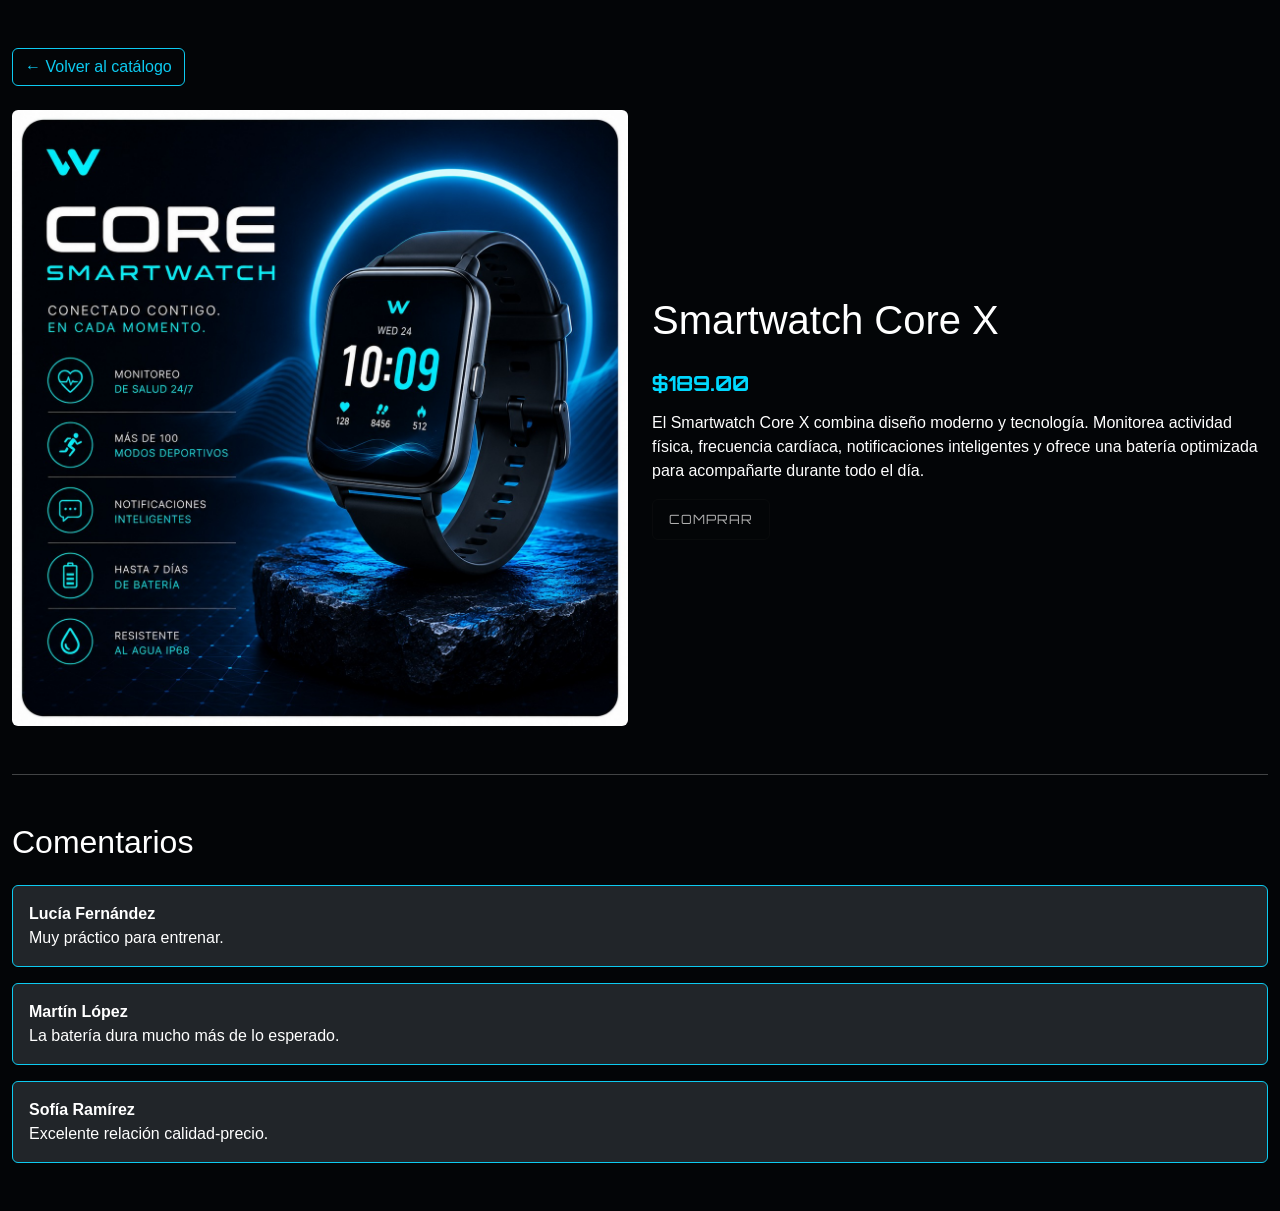
<file: detalle-smartwatch-core.html>
<!DOCTYPE html>
<html lang="es">
<head>
    <meta charset="UTF-8">
    <meta name="viewport" content="width=device-width, initial-scale=1.0">

    <title>Smartwatch Core X | Nexora</title>

    <link href="https://cdn.jsdelivr.net/npm/bootstrap@5.3.7/dist/css/bootstrap.min.css" rel="stylesheet">

    <link rel="stylesheet" href="./styles.css">

    <link rel="preconnect" href="https://fonts.googleapis.com">
    <link href="https://fonts.googleapis.com/css2?family=Orbitron:wght@400;600;700&display=swap" rel="stylesheet">
</head>

<body>

<div class="container py-5">

    <a href="index.html" class="btn btn-outline-info mb-4">
        ← Volver al catálogo
    </a>

    <div class="row align-items-center">

        <div class="col-lg-6">
            <img
                src="assets/smartwatch.png"
                class="img-fluid rounded"
                alt="Smartwatch Core X">
        </div>

        <div class="col-lg-6">

            <h1 class="section-title mb-4">
                Smartwatch Core X
            </h1>

            <p class="precio">
                $189.00
            </p>

            <p class="card-text">
                El Smartwatch Core X combina diseño moderno y tecnología.
                Monitorea actividad física, frecuencia cardíaca,
                notificaciones inteligentes y ofrece una batería
                optimizada para acompañarte durante todo el día.
            </p>

            <button
                class="btn btn-agregar mt-3"
                data-bs-toggle="modal"
                data-bs-target="#modalCompra">

                Comprar
            </button>

        </div>

    </div>

    <hr class="my-5">

    <h2 class="section-title mb-4">
        Comentarios
    </h2>

    <div class="card bg-dark text-white border-info mb-3">
        <div class="card-body">
            <strong>Lucía Fernández</strong>
            <p class="mb-0">
                Muy práctico para entrenar.
            </p>
        </div>
    </div>

    <div class="card bg-dark text-white border-info mb-3">
        <div class="card-body">
            <strong>Martín López</strong>
            <p class="mb-0">
                La batería dura mucho más de lo esperado.
            </p>
        </div>
    </div>

    <div class="card bg-dark text-white border-info">
        <div class="card-body">
            <strong>Sofía Ramírez</strong>
            <p class="mb-0">
                Excelente relación calidad-precio.
            </p>
        </div>
    </div>

</div>

<script src="https://cdn.jsdelivr.net/npm/bootstrap@5.3.7/dist/js/bootstrap.bundle.min.js"></script>

</body>
</html>
</file>
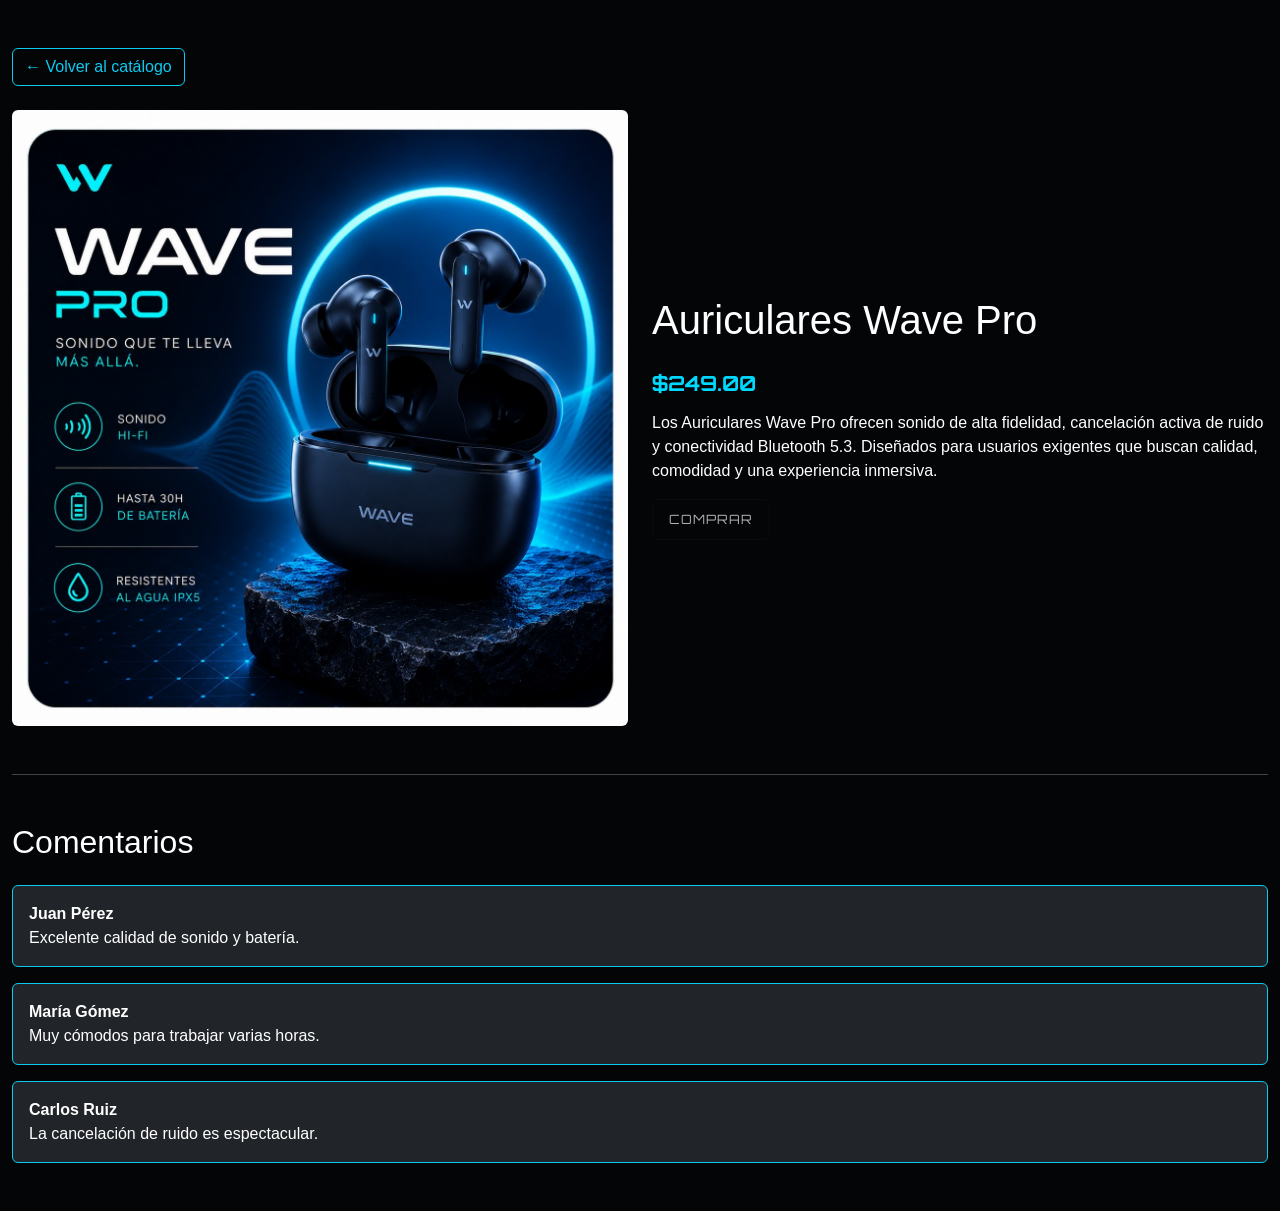
<file: detalle-wave-pro.html>
<!DOCTYPE html>
<html lang="es">
<head>
    <meta charset="UTF-8">
    <meta name="viewport" content="width=device-width, initial-scale=1.0">

    <title>Auriculares Wave Pro | Nexora</title>

    <link href="https://cdn.jsdelivr.net/npm/bootstrap@5.3.7/dist/css/bootstrap.min.css" rel="stylesheet">

    <link rel="stylesheet" href="./styles.css">

    <link rel="preconnect" href="https://fonts.googleapis.com">
    <link href="https://fonts.googleapis.com/css2?family=Orbitron:wght@400;600;700&display=swap" rel="stylesheet">
</head>

<body>

<div class="container py-5">

    <a href="index.html" class="btn btn-outline-info mb-4">
        ← Volver al catálogo
    </a>

    <div class="row align-items-center">

        <div class="col-lg-6">
            <img
                src="assets/auricularwavepro.png"
                class="img-fluid rounded"
                alt="Auriculares Wave Pro">
        </div>

        <div class="col-lg-6">

            <h1 class="section-title mb-4">
                Auriculares Wave Pro
            </h1>

            <p class="precio">
                $249.00
            </p>

            <p class="card-text">
                Los Auriculares Wave Pro ofrecen sonido de alta fidelidad,
                cancelación activa de ruido y conectividad Bluetooth 5.3.
                Diseñados para usuarios exigentes que buscan calidad,
                comodidad y una experiencia inmersiva.
            </p>

            <button
                class="btn btn-agregar mt-3"
                data-bs-toggle="modal"
                data-bs-target="#modalCompra">

                Comprar
            </button>

        </div>

    </div>

    <hr class="my-5">

    <h2 class="section-title mb-4">
        Comentarios
    </h2>

    <div class="card bg-dark text-white border-info mb-3">
        <div class="card-body">
            <strong>Juan Pérez</strong>
            <p class="mb-0">
                Excelente calidad de sonido y batería.
            </p>
        </div>
    </div>

    <div class="card bg-dark text-white border-info mb-3">
        <div class="card-body">
            <strong>María Gómez</strong>
            <p class="mb-0">
                Muy cómodos para trabajar varias horas.
            </p>
        </div>
    </div>

    <div class="card bg-dark text-white border-info">
        <div class="card-body">
            <strong>Carlos Ruiz</strong>
            <p class="mb-0">
                La cancelación de ruido es espectacular.
            </p>
        </div>
    </div>

</div>

<script src="https://cdn.jsdelivr.net/npm/bootstrap@5.3.7/dist/js/bootstrap.bundle.min.js"></script>

</body>
</html>
</file>
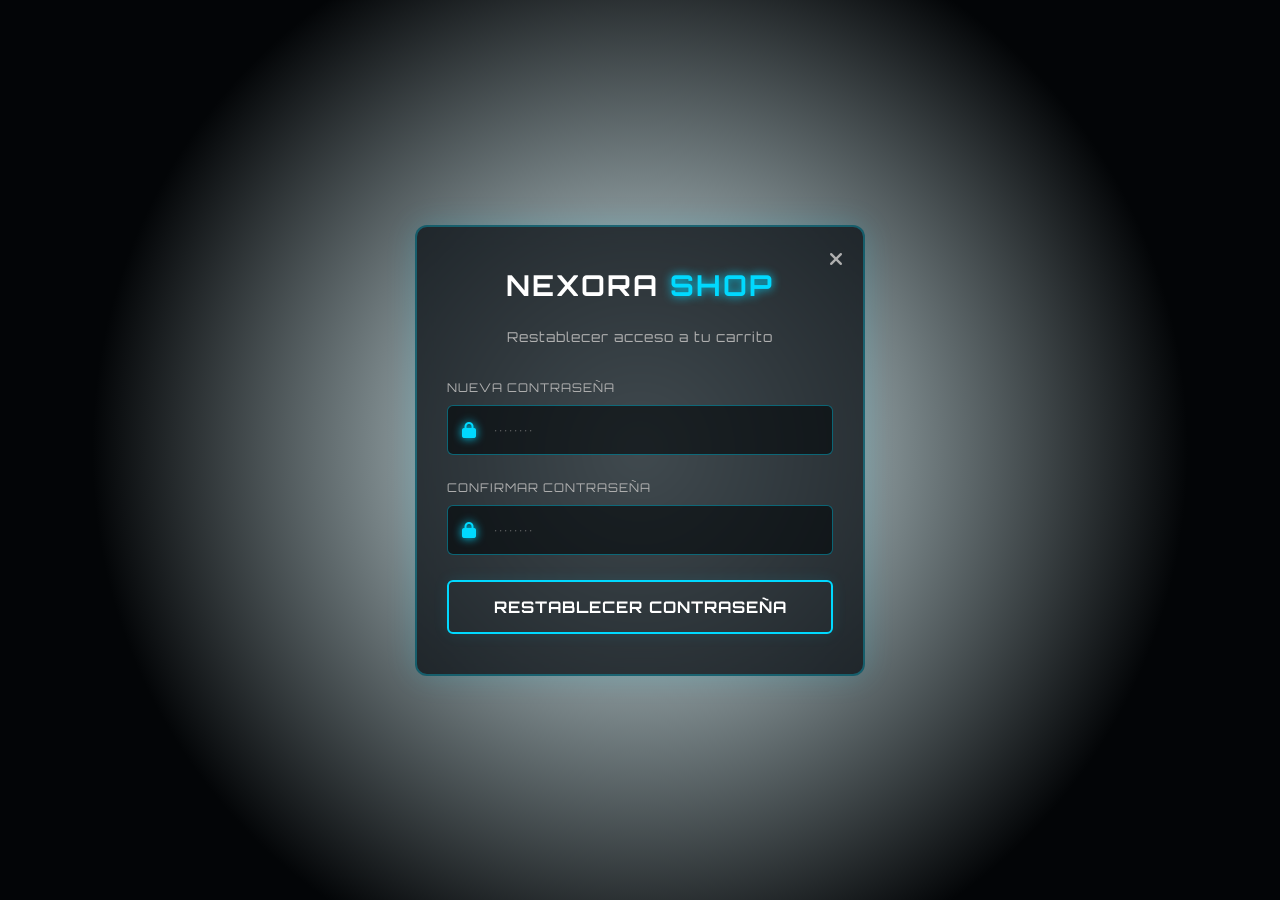
<file: recuperar.html>
<!doctype html>
<html lang="es">
  <head>
    <meta charset="utf-8" />
    <meta name="viewport" content="width=device-width, initial-scale=1" />
    <meta name="description" content="Pagina de e-commerces" />
    <meta name="keywords" content="e-commerces - web - gaming - products" />
    <meta name="author" content="Ledesma Clarisa" />
    <link rel="shortcut icon" href="assets/logotipo.png" type="image/x-icon" />
   <title>Restablecer Contraseña</title>
    <link rel="stylesheet" href="https://cdnjs.cloudflare.com/ajax/libs/font-awesome/6.4.0/css/all.min.css">
    <link href="https://fonts.googleapis.com/css2?family=Orbitron:wght@400;700;900&display=swap" rel="stylesheet">
    <link rel="stylesheet" href="recuperar.css">
</head>
<body>
    <input type="checkbox" id="toggle-exito" class="control-pantalla">

    <div class="contenedor-recuperar">
        <a href="index.html" class="btn-cerrar"><i class="fa-solid fa-xmark"></i></a>
        
        <h2>NEXORA <span class="cyan-text">SHOP</span></h2>
        
        <form class="pantalla-formulario" action="" onsubmit="document.getElementById('toggle-exito').checked = true; return false;">
            <p class="subtitulo">Restablecer acceso a tu carrito</p>

            <div class="grupo-input">
                <label>NUEVA CONTRASEÑA</label>
                <div class="input-icono">
                    <i class="fa-solid fa-lock"></i>
                    <input type="password" placeholder="••••••••" required minlength="6">
                </div>
            </div>
    <div class="grupo-input">
                <label>CONFIRMAR CONTRASEÑA</label>
                <div class="input-icono">
                    <i class="fa-solid fa-lock"></i>
                    <input type="password" placeholder="••••••••" required minlength="6">
                </div>
            </div>

            <button type="submit" class="btn-ingresar">RESTABLECER CONTRASEÑA</button>
        </form>

        <div class="pantalla-exito">
            <div class="icono-exito">
                <i class="fa-solid fa-circle-check"></i>
            </div>
            <h3>¡CARRITO ACTUALIZADO!</h3>
            <p>Tu nueva contraseña ha sido ingresada al carrito con éxito.</p>
            <a href="index.html" class="btn-ingresar flex-center">VOLVER A NEXORA</a>
        </div>
    </div>
      <script
      src="https://cdn.jsdelivr.net/npm/bootstrap@5.3.8/dist/js/bootstrap.bundle.min.js"
      integrity="sha384-FKyoEForCGlyvwx9Hj09JcYn3nv7wiPVlz7YYwJrWVcXK/BmnVDxM+D2scQbITxI"
      crossorigin="anonymous"
    ></script>
  </body>
</html>
</file>
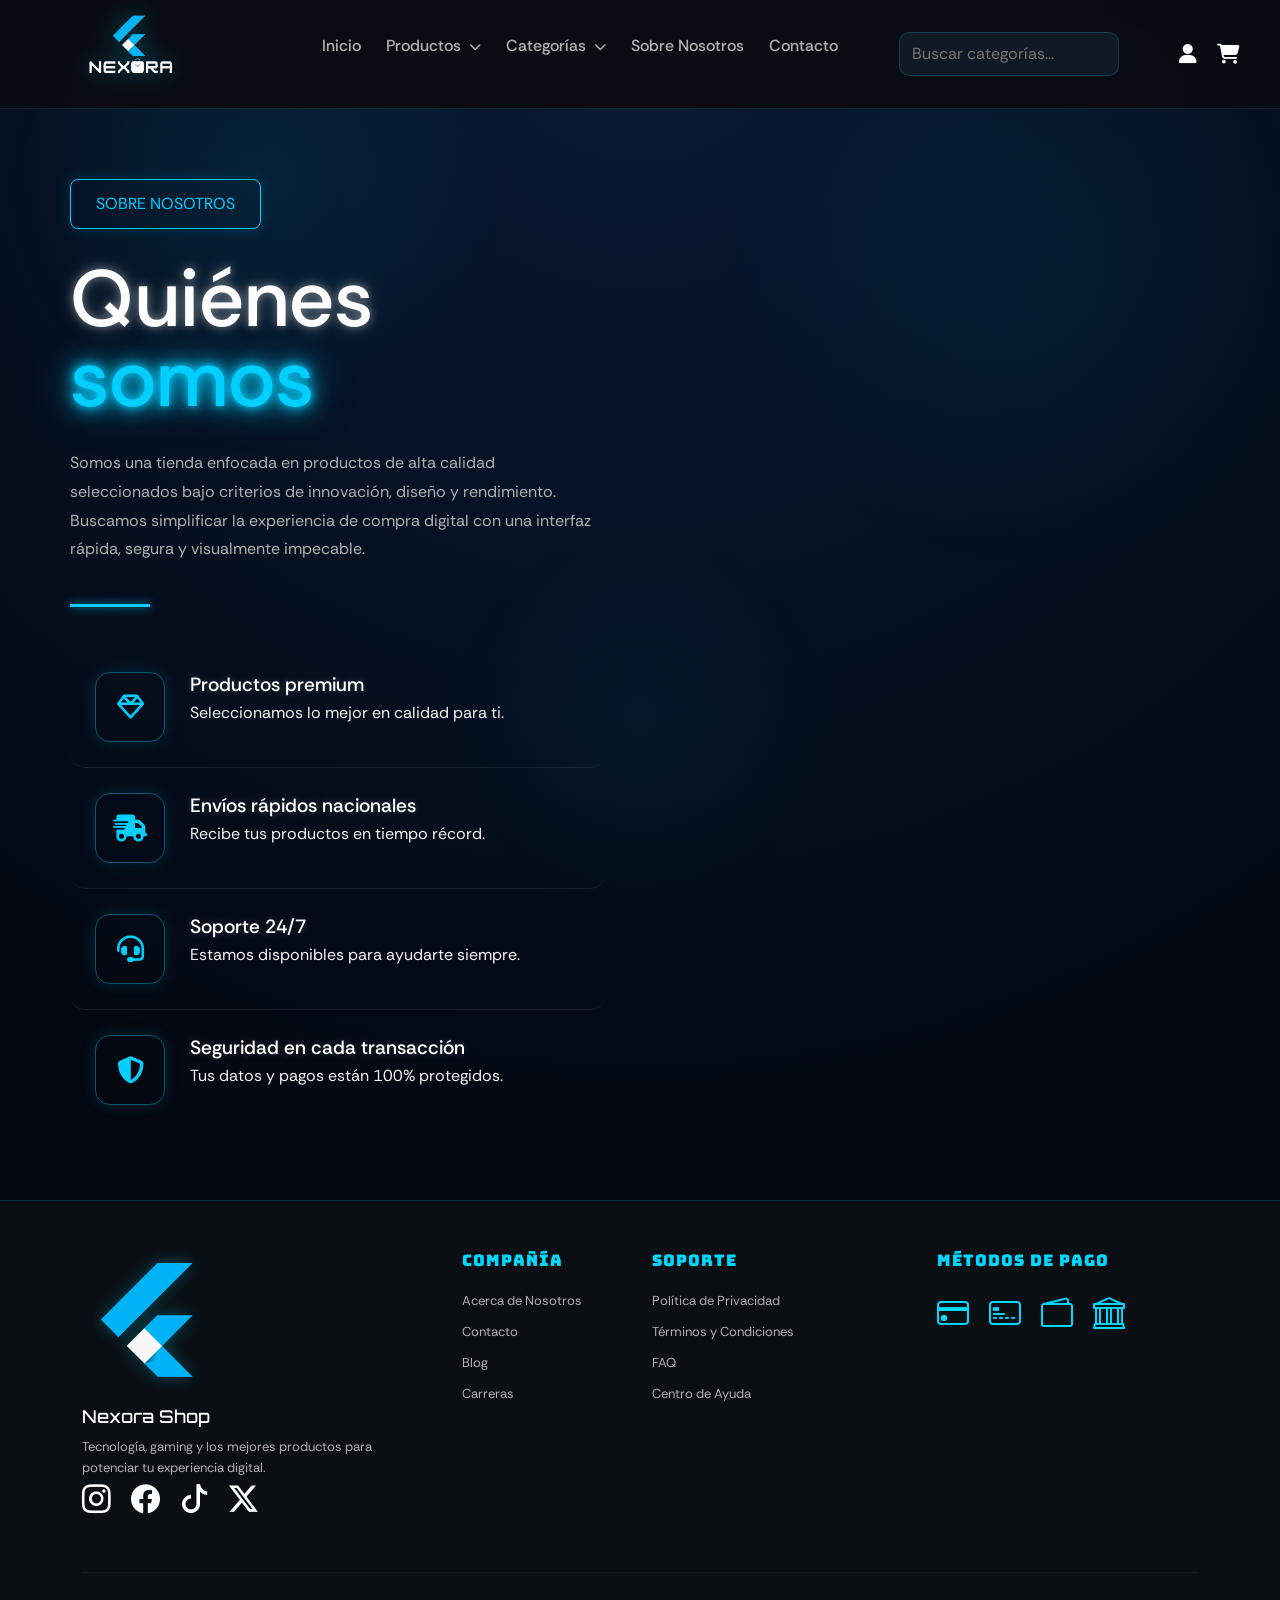
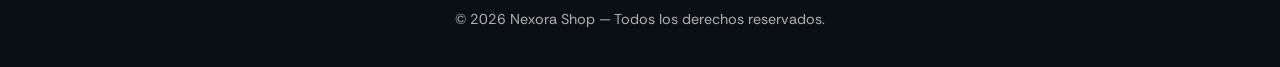
<file: sobre-nosotros.html>
<!doctype html>
<html lang="es">
  <head>
    <meta charset="utf-8" />
    <meta name="viewport" content="width=device-width, initial-scale=1" />
    <meta name="description" content="Pagina de e-commerces" />
    <meta name="keywords" content="e-commerces - web - gaming - products" />
    <meta name="author" content="Nexora" />
    <link rel="shortcut icon" href="assets/logotipo.png" type="image/x-icon" />
    <link rel="preconnect" href="https://fonts.googleapis.com" />
    <link rel="preconnect" href="https://fonts.gstatic.com" crossorigin />
    <link
      href="https://fonts.googleapis.com/css2?family=Bungee&family=Rethink+Sans:ital,wght@0,400..800;1,400..800&family=Rubik+Glitch&family=Rubik+Mono+One&family=Special+Gothic+Expanded+One&display=swap"
      rel="stylesheet"
    />
    <link rel="stylesheet" href="./sobre-nosotros.css" />
    <link
      rel="stylesheet"
      href="https://cdn.jsdelivr.net/npm/bootstrap-icons@1.11.3/font/bootstrap-icons.min.css"
    />
    <link
      href="https://fonts.googleapis.com/css2?family=Bungee&family=Rethink+Sans:ital,wght@0,400..800;1,400..800&family=Rubik+Mono+One&family=Special+Gothic+Expanded+One&display=swap"
      rel="stylesheet"
    />
    <title>Nexora Shop</title>
    <link
      href="https://cdn.jsdelivr.net/npm/bootstrap@5.3.8/dist/css/bootstrap.min.css"
      rel="stylesheet"
      integrity="sha384-sRIl4kxILFvY47J16cr9ZwB07vP4J8+LH7qKQnuqkuIAvNWLzeN8tE5YBujZqJLB"
      crossorigin="anonymous"
    />
    <link
      rel="stylesheet"
      href="https://cdn.jsdelivr.net/npm/bootstrap-icons@1.13.1/font/bootstrap-icons.min.css"
    />

    <link
      rel="stylesheet"
      href="https://cdn.jsdelivr.net/npm/bootstrap-icons@1.13.1/font/bootstrap-icons.min.css"
    />

    <link
      rel="stylesheet"
      href="https://cdnjs.cloudflare.com/ajax/libs/font-awesome/6.5.0/css/all.min.css"
    />

    <link rel="preconnect" href="https://fonts.googleapis.com" />
    <link rel="preconnect" href="https://fonts.gstatic.com" crossorigin />
    <link
      href="https://fonts.googleapis.com/css2?family=Orbitron:wght@400;500;600;700;800;900&display=swap"
      rel="stylesheet"
    />
    <link rel="stylesheet" href="./contacto.css" />
  </head>
  <body>
    <header>
      <!-- ============================================================
         NAVBAR
         ============================================================ -->
      <nav class="nexora-nav-main">
        <div class="nexora-branding">
          <a href="index.html">
            <img src="./assets/navlogo.png" alt="Nexora Logo" />
          </a>
        </div>

        <input
          type="checkbox"
          id="nexora-menu-toggle"
          class="nexora-chk-menu"
        />

        <ul class="nexora-menu-list">
          <li><a href="index.html">Inicio</a></li>

          <li class="nexora-has-drop">
            <a href="#" class="nexora-drop-btn">
              Productos <i class="fa-solid fa-chevron-down nexora-arrow"></i>
            </a>
            <ul class="nexora-sub-panel">
              <li><a href="./404.html">PC</a></li>
              <li><a href="#">Útiles escolares</a></li>
              <li><a href="#">Maquillaje</a></li>
              <li><a href="#">Artículos del hogar</a></li>
            </ul>
          </li>

          <li class="nexora-has-drop">
            <a href="#" class="nexora-drop-btn">
              Categorías <i class="fa-solid fa-chevron-down nexora-arrow"></i>
            </a>
            <ul class="nexora-sub-panel">
              <li><a href="#">Hogar</a></li>
              <li><a href="#">Ropa</a></li>
              <li><a href="#">Muebles</a></li>
              <li><a href="#">Electrodomésticos</a></li>
            </ul>
          </li>

          <li><a href="./sobre-nosotros.html">Sobre Nosotros</a></li>
          <li><a href="./contacto.html">Contacto</a></li>

          <!-- Búsqueda mobile -->
          <li class="nexora-mobile-search-item">
            <div class="nexora-inner-search">
              <input
                type="text"
                class="nexora-input-mobile"
                placeholder="Buscar categorías..."
              />
              <div class="nexora-search-results-mobile">
                <a href="#">Gaming</a>
                <a href="#">Librería</a>
                <a href="#">Software</a>
                <a href="#">Ropa</a>
                <a href="#">Ofertas</a>
              </div>
            </div>
          </li>

          <!-- Mi cuenta mobile -->
          <li class="nexora-mobile-item">
            <label for="nexora-modal-toggle" class="nexora-mobile-user-lbl">
              <i class="fa-solid fa-user"></i> Mi Cuenta
            </label>
          </li>
        </ul>

        <!-- Buscador desktop -->
        <div class="nexora-search-container">
          <input type="text" placeholder="Buscar categorías..." />
          <div class="nexora-search-results">
            <a href="#">Gaming</a>
            <a href="./404.html">Ropa</a>
            <a href="#">Software</a>
            <a href="#">Librería</a>
            <a href="./404.html">Ofertas</a>
          </div>
        </div>

        <div class="nexora-actions-group">
          <label
            for="nexora-modal-toggle"
            class="nexora-label-trigger nexora-hide-on-mobile"
          >
            <i class="fa-solid fa-user nexora-ui-icon"></i>
          </label>
          <i
            class="fa-solid fa-cart-shopping nexora-ui-icon nexora-cart-fixed"
            onclick="location.href = './404.html'"
          ></i>
          <label for="nexora-menu-toggle" class="nexora-burger-trigger">
            <span class="nexora-burger-line"></span>
            <span class="nexora-burger-line"></span>
            <span class="nexora-burger-line"></span>
          </label>
        </div>
      </nav>

      <!-- ============================================================
         MODAL LOGIN
         ============================================================ -->
      <div class="nexora-modal-bg nexora-login-modal">
        <div class="nexora-modal-box">
          <label for="nexora-modal-close-trigger" class="nexora-modal-close"
            >&times;</label
          >

          <div class="nexora-modal-top">
            <h2>NEXORA <span>SHOP</span></h2>
            <p>Iniciá sesión para acceder a la web</p>
          </div>

          <form class="nexora-modal-inputs" action="index.html" method="GET">
            <div class="nexora-form-row">
              <label for="loginEmail">Correo Electrónico</label>
              <div class="nexora-field-wrapper">
                <i class="fa-solid fa-envelope"></i>
                <input
                  type="email"
                  id="loginEmail"
                  placeholder="tuusuario@nexora.com"
                  required
                />
              </div>
            </div>

            <div class="nexora-form-row">
              <label for="loginPassword">Contraseña</label>
              <div class="nexora-field-wrapper">
                <i class="fa-solid fa-lock"></i>
                <input
                  type="password"
                  id="loginPassword"
                  placeholder="••••••••"
                  minlength="8"
                  maxlength="15"
                  pattern="^(?=.*[a-zA-Z])(?=.*\d)(?=.*[!@#$%^&*(),.?&quot;':{}|<>]).{8,15}$"
                  title="La contraseña debe tener entre 8 y 15 caracteres, letras, un número y un carácter especial."
                  required
                />
              </div>
            </div>

            <div class="nexora-form-meta">
              <a href="./recuperar.html" class="nexora-link-recovery"
                >¿Olvidaste tu contraseña?</a
              >
            </div>

            <button type="submit" class="nexora-btn-submit">INGRESAR</button>
          </form>

          <div class="nexora-modal-bottom">
            <p>
              ¿No tenés cuenta?
              <label for="nexora-register-toggle" class="nexora-switch-link"
                >Registrate aquí</label
              >
            </p>
          </div>
        </div>
      </div>

      <!-- ============================================================
         MODAL REGISTRO
         ============================================================ -->
      <div class="nexora-modal-bg nexora-register-modal">
        <div class="nexora-modal-box">
          <label for="nexora-modal-close-trigger" class="nexora-modal-close"
            >&times;</label
          >

          <div class="nexora-modal-top">
            <h2>NUEVO <span>USUARIO</span></h2>
            <p>Unite a la web de Nexora Shop</p>
          </div>

          <form class="nexora-modal-inputs" action="index.html" method="GET">
            <div class="nexora-form-row">
              <label for="regName">Nombre Completo</label>
              <div class="nexora-field-wrapper">
                <i class="fa-solid fa-user"></i>
                <input
                  type="text"
                  id="regName"
                  placeholder="Tu Usuario"
                  minlength="3"
                  pattern="^[a-zA-ZÀ-ÿ\s]+$"
                  title="El nombre solo debe contener letras."
                  required
                />
              </div>
            </div>

            <div class="nexora-form-row">
              <label for="regEmail">Correo Electrónico</label>
              <div class="nexora-field-wrapper">
                <i class="fa-solid fa-envelope"></i>
                <input
                  type="email"
                  id="regEmail"
                  placeholder="ejemplo@nexora.com"
                  required
                />
              </div>
            </div>

            <div class="nexora-form-row">
              <label for="regPassword">Contraseña</label>
              <div class="nexora-field-wrapper">
                <i class="fa-solid fa-lock"></i>
                <input
                  type="password"
                  id="regPassword"
                  placeholder="Mínimo 8 caracteres"
                  minlength="8"
                  required
                />
              </div>
            </div>

            <div class="nexora-form-terms">
              <input type="checkbox" id="regTerms" required />
              <label for="regTerms"
                >Acepto los términos y condiciones de la red</label
              >
            </div>

            <button type="submit" class="nexora-btn-submit">
              CREAR CUENTA
            </button>
          </form>

          <div class="nexora-modal-bottom">
            <p>
              ¿Ya sos parte?
              <label for="nexora-modal-toggle" class="nexora-switch-link"
                >Iniciá sesión</label
              >
            </p>
          </div>
        </div>
      </div>
    </header>
    <main>
      <!-- SOBRE-NOSOTROS -->
        <section class="about">

        <div class="about-content">

            <span class="about-badge">
                SOBRE NOSOTROS
            </span>

            <h1>
                Quiénes <br>
                <span>somos</span>
            </h1>

            <p>
                Somos una tienda enfocada en productos de alta calidad
                seleccionados bajo criterios de innovación, diseño y
                rendimiento.

                Buscamos simplificar la experiencia de compra digital
                con una interfaz rápida, segura y visualmente impecable.
            </p>

            <div class="line"></div>

            <div class="feature">
                <div class="feature-icon">
                    <i class="fa-regular fa-gem"></i>
                </div>

                <div>
                    <h3>Productos premium</h3>
                    <p>Seleccionamos lo mejor en calidad para ti.</p>
                </div>
            </div>

            <div class="feature">
                <div class="feature-icon">
                    <i class="fa-solid fa-truck-fast"></i>
                </div>

                <div>
                    <h3>Envíos rápidos nacionales</h3>
                    <p>Recibe tus productos en tiempo récord.</p>
                </div>
            </div>

            <div class="feature">
                <div class="feature-icon">
                    <i class="fa-solid fa-headset"></i>
                </div>

                <div>
                    <h3>Soporte 24/7</h3>
                    <p>Estamos disponibles para ayudarte siempre.</p>
                </div>
            </div>

            <div class="feature">
                <div class="feature-icon">
                    <i class="fa-solid fa-shield-halved"></i>
                </div>

                <div>
                    <h3>Seguridad en cada transacción</h3>
                    <p>Tus datos y pagos están 100% protegidos.</p>
                </div>
            </div>

        </div>
    </section>
       <!-- ============================================================
         FOOTER
         ============================================================ -->
    <footer class="footer-nexora">
      <div class="container">
        <div class="row text-center text-lg-start">

          <!-- Logo y descripción -->
          <div class="col-12 col-md-12 col-lg-4 mb-4 mb-lg-0">
            <img src="assets/logotipo.png" alt="Logo Nexora" class="footer-logo" />
            <h4 class="footer-brand-name">Nexora Shop</h4>
            <p class="footer-description">
              Tecnología, gaming y los mejores productos para potenciar tu experiencia digital.
            </p>
            <div class="footer-social">
              <a href="https://www.instagram.com/rollingcodeschool/" target="_blank" rel="noopener noreferrer">
                <i class="bi bi-instagram"></i>
              </a>
              <a href="https://www.facebook.com/RollingCodeSchool/?locale=es_LA" target="_blank" rel="noopener noreferrer">
                <i class="bi bi-facebook"></i>
              </a>
              <a href="#" target="_blank" rel="noopener noreferrer">
                <i class="bi bi-tiktok"></i>
              </a>
              <a href="#" target="_blank" rel="noopener noreferrer">
                <i class="bi bi-twitter-x"></i>
              </a>
            </div>
          </div>

          <!-- Compañía -->
          <div class="col-12 col-md-4 col-lg-2 mb-4 mb-lg-0 footer-column">
            <h5 class="footer-title">Compañía</h5>
            <ul class="footer-links">
              <li><a href="./sobre-nosotros.html">Acerca de Nosotros</a></li>
              <li><a href="./contacto.css">Contacto</a></li>
              <li><a href="#">Blog</a></li>
              <li><a href="#">Carreras</a></li>
            </ul>
          </div>

          <!-- Soporte -->
          <div class="col-12 col-md-4 col-lg-3 mb-4 mb-lg-0 footer-column">
            <h5 class="footer-title">Soporte</h5>
            <ul class="footer-links">
              <li><a href="#">Política de Privacidad</a></li>
              <li><a href="#">Términos y Condiciones</a></li>
              <li><a href="#">FAQ</a></li>
              <li><a href="#">Centro de Ayuda</a></li>
            </ul>
          </div>

          <!-- Métodos de pago -->
          <div class="col-12 col-md-4 col-lg-3 mb-4 mb-lg-0 footer-column">
            <h5 class="footer-title">Métodos de Pago</h5>
            <div class="footer-payments">
              <i class="bi bi-credit-card"></i>
              <i class="bi bi-credit-card-2-front"></i>
              <i class="bi bi-wallet2"></i>
              <i class="bi bi-bank"></i>
            </div>
          </div>

        </div>

        <hr class="footer-divider" />

        <div class="footer-bottom">
          <p>© 2026 Nexora Shop — Todos los derechos reservados.</p>
        </div>
      </div>
    </footer>
    </main>

    <script
      src="https://cdn.jsdelivr.net/npm/bootstrap@5.3.8/dist/js/bootstrap.bundle.min.js"
      integrity="sha384-FKyoEForCGlyvwx9Hj09JcYn3nv7wiPVlz7YYwJrWVcXK/BmnVDxM+D2scQbITxI"
      crossorigin="anonymous"
    ></script>
  </body>
</html>
</file>
<file: styles.css>
* {
  margin: 0;
  padding: 0;
  box-sizing: border-box;
}

:root {
  --cyan: #00d9ff;
  --blue: #0099cc;
  --black: #030507;
  --dark: #0a0f14;
  --white: #fff;
  --gray: #b0b0b0;
  --cyan-rgb: 0, 217, 255;
  --blue-rgb: 0, 153, 204;
  --black-rgb: 3, 5, 7;
  --white-rgb: 255, 255, 255;
  --dark-trans: rgba(10, 15, 20, 0.85);
  --negro-claro: #1d1b1b42;
  --font-primary: "Orbitron", sans-serif;
  --fs-nav: 15px;
}

body {
  margin: 0;
  background-color: var(--black);
  color: var(--white);
  overflow-x: hidden;
  font-family: "Rethink Sans", sans-serif;
}

/* ============================================================
   NAVBAR
   ============================================================ */

.nexora-nav-main {
  display: flex;
  justify-content: space-between;
  align-items: center;
  padding: 14px 40px;
  background: rgba(10, 12, 18, 0.95);
  backdrop-filter: blur(12px);
  border-bottom: 1px solid rgba(0, 217, 255, 0.15);
  position: sticky;
  top: 0;
  z-index: 1000;
}

.nexora-branding img {
  height: 80px;
  width: auto;
  object-fit: contain;
  filter: drop-shadow(0 0 12px rgba(0, 217, 255, 0.35));
  transition: 0.3s ease;
}

.nexora-branding a:hover img {
  transform: scale(1.05);
  filter: drop-shadow(0 0 18px rgba(0, 217, 255, 0.7));
}

.nexora-menu-list {
  display: flex;
  align-items: center;
  gap: 25px;
  list-style: none;
}

.nexora-menu-list a {
  text-decoration: none;
  color: var(--gray);
  font-size: var(--fs-nav);
  font-weight: 500;
  transition: all 0.3s ease;
}

.nexora-menu-list li a:hover,
.nexora-has-drop:hover > .nexora-drop-btn {
  color: var(--cyan);
  text-shadow: 0 0 10px rgba(0, 217, 255, 0.6);
}

.nexora-arrow {
  font-size: 0.75rem;
  margin-left: 4px;
  transition: transform 0.3s ease;
}

.nexora-has-drop {
  position: relative;
}

.nexora-mobile-item,
.nexora-mobile-search-item {
  display: none;
}

.nexora-nav-main .nexora-sub-panel {
  position: absolute;
  top: 100%;
  left: 50%;
  transform: translateX(-50%) translateY(15px);
  background: rgba(10, 15, 20, 0.98);
  border: 1px solid rgba(0, 217, 255, 0.2);
  box-shadow: 0 8px 25px rgba(0, 0, 0, 0.7), 0 0 15px rgba(0, 217, 255, 0.1);
  border-radius: 10px;
  padding: 12px 0;
  min-width: 220px;
  list-style: none;
  opacity: 0;
  visibility: hidden;
  transition: all 0.3s cubic-bezier(0.4, 0, 0.2, 1);
  pointer-events: none;
}

.nexora-sub-panel li a {
  display: block;
  padding: 10px 20px;
  font-size: 15px;
  color: var(--gray);
  white-space: nowrap;
}

.nexora-sub-panel li a:hover {
  background: rgba(0, 217, 255, 0.08);
  color: var(--white);
  padding-left: 25px;
}

.nexora-nav-main .nexora-has-drop:hover .nexora-sub-panel {
  opacity: 1;
  visibility: visible;
  transform: translateX(-50%) translateY(5px);
  pointer-events: auto;
}

.nexora-nav-main .nexora-has-drop:hover .nexora-arrow {
  transform: rotate(180deg);
}

.nexora-search-container {
  position: relative;
}

.nexora-search-container input {
  width: 220px;
  padding: 9px 12px;
  border-radius: 10px;
  border: 1px solid rgba(0, 217, 255, 0.2);
  background: #111826;
  color: var(--white);
  outline: none;
  transition: all 0.3s;
}

.nexora-search-container input:focus {
  border-color: var(--cyan);
  box-shadow: 0 0 10px rgba(0, 217, 255, 0.2);
}

.nexora-search-results {
  position: absolute;
  top: 42px;
  left: 0;
  width: 100%;
  background: #111826;
  border: 1px solid rgba(0, 217, 255, 0.2);
  border-radius: 10px;
  z-index: 50;
  display: none;
  flex-direction: column;
  overflow: hidden;
}

.nexora-search-container input:focus + .nexora-search-results,
.nexora-search-results:hover {
  display: flex;
}

.nexora-search-results a {
  padding: 10px;
  color: var(--gray);
  text-decoration: none;
  font-size: 15px;
}

.nexora-search-results a:hover {
  background: rgba(0, 217, 255, 0.1);
  color: var(--cyan);
}

.nexora-actions-group {
  display: flex;
  align-items: center;
  gap: 20px;
}

.nexora-label-trigger {
  display: flex;
  align-items: center;
  cursor: pointer;
}

.nexora-ui-icon {
  font-size: 20px;
  color: var(--white);
  cursor: pointer;
  transition: color 0.3s, transform 0.2s;
}

.nexora-ui-icon:hover {
  color: var(--cyan);
  transform: translateY(-2px);
}

.nexora-burger-trigger {
  display: none;
  flex-direction: column;
  gap: 6px;
  cursor: pointer;
  padding: 4px;
}

.nexora-burger-trigger .nexora-burger-line {
  width: 26px;
  height: 3px;
  background-color: var(--white);
  border-radius: 2px;
  transition: all 0.3s ease;
}

/* ============================================================
   MODALES (checkbox trick — versión limpia)
   ============================================================ */

.nexora-chk-modal,
.nexora-chk-menu {
  display: none;
}

.nexora-modal-bg {
  position: fixed;
  inset: 0;
  background: rgba(3, 5, 7, 0.8);
  backdrop-filter: blur(8px);
  display: flex;
  justify-content: center;
  align-items: center;
  opacity: 0;
  visibility: hidden;
  pointer-events: none;
  z-index: -1;
  transition: opacity 0.35s ease, visibility 0.35s ease;
}

.nexora-modal-box {
  background: var(--dark-trans);
  border: 2px solid rgba(0, 217, 255, 0.25);
  box-shadow: 0 0 35px rgba(0, 217, 255, 0.15);
  width: 90%;
  max-width: 420px;
  padding: 40px 30px;
  border-radius: 16px;
  position: relative;
  transform: scale(0.8);
  transition: transform 0.35s ease;
}

#nexora-modal-toggle:checked ~ .nexora-login-modal {
  opacity: 1;
  visibility: visible;
  pointer-events: auto;
  z-index: 9999;
}

#nexora-modal-toggle:checked ~ .nexora-login-modal .nexora-modal-box {
  transform: scale(1);
}

#nexora-register-toggle:checked ~ .nexora-register-modal {
  opacity: 1;
  visibility: visible;
  pointer-events: auto;
  z-index: 9999;
}

#nexora-register-toggle:checked ~ .nexora-register-modal .nexora-modal-box {
  transform: scale(1);
}

.nexora-modal-close {
  position: absolute;
  top: 15px;
  right: 20px;
  color: var(--gray);
  font-size: 2rem;
  line-height: 1;
  cursor: pointer;
  z-index: 10000;
  transition: color 0.3s ease;
}

.nexora-modal-close:hover {
  color: var(--cyan);
}

.nexora-modal-top {
  text-align: center;
  margin-bottom: 30px;
}

.nexora-modal-top h2 {
  font-size: 1.8rem;
  letter-spacing: 2px;
  margin-bottom: 5px;
  font-family: var(--font-primary);
}

.nexora-modal-top h2 span {
  color: var(--cyan);
  text-shadow: 0 0 10px var(--cyan);
}

.nexora-modal-top p {
  color: var(--gray);
  font-size: 0.8rem;
}

.nexora-modal-inputs {
  display: flex;
  flex-direction: column;
  gap: 20px;
}

.nexora-form-row {
  display: flex;
  flex-direction: column;
  gap: 8px;
}

.nexora-form-row label {
  font-size: 0.75rem;
  text-transform: uppercase;
  letter-spacing: 1px;
  color: var(--gray);
}

.nexora-field-wrapper {
  position: relative;
  display: flex;
  align-items: center;
}

.nexora-field-wrapper i {
  position: absolute;
  left: 15px;
  color: var(--cyan);
  font-size: 0.9rem;
}

.nexora-field-wrapper input {
  width: 100%;
  padding: 14px 15px 14px 45px;
  background: rgba(255, 255, 255, 0.03);
  border: 1px solid rgba(0, 217, 255, 0.15);
  border-radius: 8px;
  color: var(--white);
  font-size: 0.85rem;
  transition: all 0.3s;
}

.nexora-field-wrapper input:focus {
  outline: none;
  border-color: var(--cyan);
  box-shadow: 0 0 12px rgba(0, 217, 255, 0.2);
}

.nexora-field-wrapper input:user-valid {
  border-color: #00ff66 !important;
  box-shadow: 0 0 10px rgba(0, 255, 102, 0.15);
}

.nexora-switch-modal-btn {
  color: var(--cyan);
  font-weight: 500;
  cursor: pointer;
  transition: text-shadow 0.3s;
}

.nexora-switch-modal-btn:hover {
  text-shadow: 0 0 8px var(--cyan);
}

.nexora-form-terms {
  display: flex;
  align-items: center;
  gap: 10px;
  margin-top: 5px;
}

.nexora-form-terms input[type="checkbox"] {
  accent-color: var(--cyan);
  cursor: pointer;
  width: 16px;
  height: 16px;
}

.nexora-form-terms label {
  font-size: 0.75rem;
  color: var(--gray);
  cursor: pointer;
  user-select: none;
}

.nexora-form-meta {
  display: flex;
  justify-content: flex-end;
}

.nexora-link-recovery {
  font-size: 0.75rem;
  color: var(--gray);
  text-decoration: none;
  transition: color 0.3s;
}

.nexora-link-recovery:hover {
  color: var(--cyan);
}

.nexora-btn-submit {
  background: transparent;
  border: 2px solid var(--cyan);
  color: var(--white);
  padding: 14px;
  border-radius: 8px;
  font-weight: 700;
  letter-spacing: 1px;
  cursor: pointer;
  box-shadow: 0 0 15px rgba(0, 217, 255, 0.1);
  transition: all 0.3s;
  margin-top: 10px;
  width: 100%;
}

.nexora-btn-submit:hover {
  background: var(--cyan);
  color: var(--black);
  box-shadow: 0 0 25px var(--cyan);
}

.nexora-modal-bottom {
  text-align: center;
  margin-top: 25px;
  font-size: 0.8rem;
  color: var(--gray);
}

.nexora-modal-bottom a {
  color: var(--cyan);
  text-decoration: none;
  font-weight: 500;
}

.nexora-switch-link {
  cursor: pointer;
  color: var(--cyan);
  font-weight: bold;
  display: inline-block;
  margin-left: 5px;
  transition: color 0.2s ease;
}

.nexora-switch-link:hover {
  color: #0088cc;
}

/* ============================================================
   CAROUSEL HERO
   ============================================================ */

.carousel-item {
  position: relative;
  background: var(--black);
}

.carousel-item img {
  width: 100%;
  aspect-ratio: 16 / 9;
  object-fit: cover;
  object-position: center;
  display: block;
}

.carousel-caption {
  position: absolute;
  bottom: 5%;
  left: 5%;
  right: 5%;
  padding: 10px;
  background: var(--dark-trans);
  border: 1px solid var(--cyan);
  border-radius: 10px;
  text-align: center;
  z-index: 10;
  box-shadow: 0 0 15px rgba(0, 217, 255, 0.3);
  backdrop-filter: blur(5px);
}

.carousel-caption h2,
.carousel-caption p {
  font-family: "Saira Stencil One", sans-serif;
  text-transform: uppercase;
  text-shadow: 0 0 5px var(--cyan), 0 0 10px var(--cyan), 0 0 20px var(--cyan);
}

.carousel-caption h2 {
  letter-spacing: 2px;
}

.carousel-control-prev-icon,
.carousel-control-next-icon {
  background-color: var(--cyan) !important;
  border-radius: 50%;
  padding: 20px;
  box-shadow: 0 0 15px rgba(0, 217, 255, 0.5);
  transition: all 0.3s ease;
}

.carousel-control-prev:hover .carousel-control-prev-icon,
.carousel-control-next:hover .carousel-control-next-icon {
  background-color: var(--white) !important;
  transform: scale(1.1);
  box-shadow: 0 0 25px var(--cyan);
}

/* =========================================
   TARJETA DE PRODUCTO
   ========================================= */
.producto-card {
    background-color: var(--dark);
    border: 1px solid var(--blue);
    border-radius: 14px;
    overflow: hidden;
    transition: transform 0.25s ease, box-shadow 0.25s ease, border-color 0.25s ease;
}

.producto-card:hover {
    transform: translateY(-6px);
    border-color: var(--cyan);
    box-shadow: 0 0 25px var(--cyan);
}

.card-img-wrapper {
    height: 190px;
    overflow: hidden;
}

.producto-card .card-img-top {
    width: 100%;
    height: 100%;
    object-fit: cover;
    transition: transform 0.4s ease;
    
}

.producto-card:hover .card-img-top {
    transform: scale(1.08);
}

.producto-card .card-body {
    background-color: var(--dark);
}

.producto-card .card-title {
    font-family: var(--font-primary);
    font-size: 1rem;
    color: var(--white);
    text-transform: uppercase;
    letter-spacing: 1px;
    margin-bottom: 0.5rem;
}

.producto-card .card-text {
    color: var(--gray);
    font-size: 0.9rem;
    margin-bottom: 1rem;
}

.precio {
    font-family: var(--font-primary);
    font-size: 1.3rem;
    font-weight: 700;
    color: var(--cyan);
    margin-bottom: 0.75rem;
}

/* =========================================
   BOTÓN AGREGAR
   ========================================= */
.btn-agregar {
    font-family: var(--font-primary);
    background-color: transparent;
    border: 1px solid var(--negro-claro);
    color: var(--gray);
    letter-spacing: 1px;
    text-transform: uppercase;
    font-size: 0.8rem;
    padding: 0.6rem 1rem;
    display: flex;
    align-items: center;
    justify-content: center;
    gap: 0.5rem;
    cursor: pointer;
    transition: all 0.3s ease;
}

.btn-agregar:hover {
    color: var(--cyan);
    border-color: var(--cyan);
    background: rgba(0, 217, 255, 0.08);
    text-shadow:
        0 0 8px var(--cyan),
        0 0 16px var(--cyan),
        0 0 24px var(--cyan);
    box-shadow:
        0 0 10px rgba(0, 217, 255, 0.5),
        0 0 20px rgba(0, 217, 255, 0.3);
    transform: translateY(-2px);
}

.btn-agregar:hover i {
    color: var(--cyan);
}

.btn-agregar:active {
    transform: scale(0.95);
    background: rgba(0, 217, 255, 0.15);
    box-shadow:
        0 0 15px rgba(0, 217, 255, 0.7),
        0 0 30px rgba(0, 217, 255, 0.4);
}

/* =========================================
   MODAL - CARRITO DE COMPRA
   ========================================= */
.modal-content {
    background-color: var(--dark);
    border: 1px solid var(--blue);
    color: var(--white);
}

.modal.show .modal-content {
    animation: popIn 0.3s ease;
}

@keyframes popIn {
    from {
        transform: scale(0.85);
        opacity: 0;
    }
    to {
        transform: scale(1);
        opacity: 1;
    }
}

.modal-header,
.modal-footer {
    border-color: var(--negro-claro);
}

.modal-title {
    font-family: var(--font-primary);
    font-size: 1.1rem;
}

.carrito-img {
    width: 80px;
    height: 80px;
    object-fit: cover;
    border-radius: 10px;
    border: 1px solid var(--blue);
}

.total-label,
.total-monto {
    font-family: var(--font-primary);
    font-size: 1.2rem;
    font-weight: 700;
}

.total-monto {
    color: var(--cyan);
}

/* Formulario */
.form-control {
    background-color: var(--black);
    border: 1px solid var(--negro-claro);
    color: var(--white);
}

.form-control::placeholder {
    color: var(--gray);
}

.form-control:focus {
    background-color: var(--black);
    color: var(--white);
    border-color: var(--cyan);
    box-shadow: 0 0 12px rgba(0, 217, 255, 0.4);
}

.form-label {
    color: var(--white);
    font-size: 0.9rem;
}

/* Botón Finalizar */
.btn-finalizar {
    font-family: var(--font-primary);
    background-color: var(--cyan);
    color: var(--black);
    text-transform: uppercase;
    letter-spacing: 1px;
    padding: 0.7rem;
    border: none;
    border-radius: 5px;
    font-weight: 600;
    transition: all 0.3s ease;
}

.btn-finalizar:hover {
    background-color: var(--blue);
    color: var(--white);
    box-shadow: 0 0 15px var(--cyan);
}

/* Botón cerrar del modal */
.btn-close-white {
    filter: invert(1);
}

.footer-nexora{
    background:linear-gradient(
        180deg,
        var(--dark) 0%,
        var(--black) 100%
    );

    padding:80px 0 30px;

    border-top:1px solid var(--cyan);
}

/* =========================
   CONTENEDOR
========================= */

.container{
    max-width:1300px;
}
/* ============================================================
   SECTION ECOMMERCE
   ============================================================ */

.ecommerce {
  padding: 20px 40px;
}

.ecommerce article {
  border: 3px solid var(--blue);
  border-radius: 20px;
  box-shadow: 0 0 10px var(--cyan);
}

.head-ecommerce {
  padding: 10px 10px 0px 10px;
}

.head-ecommerce h2 {
  font-size: 22px;
  font-family: var(--font-primary);
  font-weight: 600;
  color: var(--white);
  margin-top: 10px;
}

.head-ecommerce p {
  font-size: 16px;
  color: var(--gray);
  margin-bottom: 30px;
}

.ecommerce img {
  object-fit: contain;
  width: 60px;
  height: 60px;
}

.footer-ecommerce {
  padding: 1px 10px 10px 10px;
}

.footer-ecommerce h3 {
  font-size: 19px;
  color: var(--gray);
  margin-top: 10px;
}

.footer-ecommerce p {
  font-size: 14px;
  color: var(--gray);
}

.footer-ecommerce div {
  display: flex;
  flex-direction: column;
  align-items: center;
  text-align: center;
}

/* Tipos de producto */

.head-types-product {
  padding: 10px 10px 0px 10px;
}

.types {
  padding: 10px;
}

.types div {
  display: flex;
  flex-direction: column;
  align-items: center;
  text-align: center;
  background-color: var(--negro-claro);
  border-radius: 15px;
  box-shadow: 0 0 5px var(--cyan);
  transition: 0.4s;
}

.types div:hover {
  transform: translateY(-10px);
}

.types-product h2 {
  font-size: 22px;
  font-family: var(--font-primary);
  font-weight: 600;
  color: var(--white);
  margin-top: 5px;
  margin-bottom: 20px;
}

.types h3 {
  font-size: 20px;
  color: var(--cyan);
  margin-top: 15px;
  min-height: 45px;
  text-shadow: 0 0 30px var(--cyan);
}

.types p {
  font-size: 16px;
  color: var(--gray);
}

.types img {
  object-fit: contain;
  width: 130px;
  height: 130px;
}

/* ============================================================
   SECTION NEXORA SHOP (¿Por qué comprar?)
   ============================================================ */

.nexora-shop {
  padding: 20px 40px;
}

.h2-nexora-shop {
  font-family: var(--font-primary);
  font-weight: 600;
  color: var(--white);
  font-size: 22px;
  padding: 0 0 15px 0;
}

.nexora-shop img {
  object-fit: contain;
  width: 70px;
  height: 70px;
}

.nexora-shop h3 {
  color: var(--white);
  font-size: 13px;
  font-weight: bold;
  text-shadow: 0 0 20px var(--white);
}

.nexora-shop p {
  color: var(--gray);
  font-size: 13px;
}

.article-nexora-shop {
  display: flex;
  height: 100%;
  background-color: var(--negro-claro);
  border: 3px solid var(--blue);
  border-radius: 20px;
  box-shadow: 0 0 10px var(--cyan);
  padding: 16px 10px;
  gap: 15px;
  transition: 0.4s;
}

.article-nexora-shop:hover {
  transform: translateY(-10px);
}

/* ============================================================
   SECTION PROMOCION
   ============================================================ */

.section-promotion {
  padding: 20px 40px;
}

.h2-promotion {
  padding: 5px 0 14px 0;
  font-family: var(--font-primary);
  font-weight: 600;
  font-size: 23px;
}

.container-promotion {
  background-color: var(--negro-claro);
  border: 1px solid rgba(128, 128, 128, 0.327);
  border-radius: 35px;
}

.container-promotion img {
  width: 300px;
  height: 300px;
  object-fit: contain;
}

.left h4 {
  font-family: var(--font-primary);
  font-weight: bold;
  font-size: 22px;
  text-shadow: 0 0 30px var(--white);
}

.left span {
  color: var(--cyan);
  text-shadow: 0 0 30px var(--cyan);
}

.left h3 {
  color: var(--blue);
  font-family: var(--font-primary);
  font-weight: bold;
  font-size: 48px;
  text-shadow: 0 0 50px var(--cyan);
}

.left p {
  font-size: 16px;
}

.right-top {
  padding: 0 0 5px 0;
}

.right {
  position: relative;
  z-index: 10;
}

.flag-promotion {
  width: 500px !important;
  height: 500px;
  object-fit: contain;
  position: absolute;
  z-index: 1;
  right: 0px;
  top: -120px;
}

.right-top,
.right-bottom {
  position: relative;
  z-index: 2;
}

.right-top input {
  background-color: var(--dark);
  padding: 12px 125px 12px 12px;
  border-radius: 9px;
  border: 1px solid rgba(128, 128, 128, 0.327);
  color: var(--white);
}

.right-top input:focus {
  outline: none;
  border: 1px solid var(--gray);
}

.right-top button {
  padding: 13px;
  border-radius: 9px;
  margin-left: -40px;
  background-color: var(--blue);
  border: 1px solid var(--cyan);
  box-shadow: 0 0 20px var(--cyan);
  color: var(--white);
  font-weight: bold;
  transition: 0.4s;
  cursor: pointer;
}

.right-top button:hover {
  background-color: var(--cyan);
}

.right-bottom p {
  color: var(--gray);
  font-size: 14px;
}

/* ============================================================
   FOOTER
   ============================================================ */

.footer-nexora {
  background: rgba(8, 10, 15, 0.98);
  border-top: 1px solid rgba(0, 217, 255, 0.15);
  padding: 50px 0 20px;
  color: var(--gray);
  font-size: 14px;
}

.footer-logo {
  height: 60px;
  width: auto;
  object-fit: contain;
  margin-bottom: 15px;
  filter: drop-shadow(0 0 8px rgba(0, 217, 255, 0.3));
}

.footer-brand-name {
  font-family: var(--font-primary);
  color: var(--white);
  font-size: 1.1rem;
  margin-bottom: 10px;
}

.footer-description {
  color: var(--gray);
  font-size: 13px;
  line-height: 1.6;
  margin-bottom: 20px;
}

.footer-social {
  display: flex;
  gap: 14px;
  justify-content: center;
  margin-bottom: 10px;
}

.footer-social a {
  color: var(--gray);
  font-size: 1.3rem;
  transition: color 0.3s, transform 0.2s;
  text-decoration: none;
}

.footer-social a:hover {
  color: var(--cyan);
  transform: translateY(-3px);
}

.footer-title {
  font-family: var(--font-primary);
  color: var(--white);
  font-size: 0.85rem;
  letter-spacing: 1px;
  margin-bottom: 16px;
  text-transform: uppercase;
}

.footer-links {
  list-style: none;
  padding: 0;
  margin: 0;
}

.footer-links li {
  margin-bottom: 10px;
}

.footer-links a {
  color: var(--gray);
  text-decoration: none;
  font-size: 13px;
  transition: color 0.3s;
}

.footer-links a:hover {
  color: var(--cyan);
}

.footer-payments {
  display: flex;
  gap: 14px;
  justify-content: center;
  flex-wrap: wrap;
  margin-top: 10px;
}

.footer-payments i {
  font-size: 2rem;
  color: var(--cyan);
}

.footer-column {
  margin-top: 10px;
}

.footer-divider {
  border-color: rgba(255, 255, 255, 0.2);
  margin-top: 40px;
}

.footer-bottom {
  text-align: center;
  color: var(--gray);
  font-size: 12px;
  padding-top: 20px;
}

/* ============================================================
   INTRO ANIMATION (pantalla de carga)
   ============================================================ */

.intro {
  position: fixed;
  inset: 0;
  background: var(--black);
  display: flex;
  justify-content: center;
  align-items: center;
  z-index: 99999;
  animation: introFade 0.6s ease 2.5s forwards;
}

@keyframes introFade {
  to {
    opacity: 0;
    visibility: hidden;
    pointer-events: none;
  }
}

.animation {
  text-align: center;
  position: relative;
}

.logo-title {
  font-family: var(--font-primary);
  font-size: clamp(1.5rem, 5vw, 3rem);
  color: var(--cyan);
  text-shadow: 0 0 20px var(--cyan), 0 0 40px var(--cyan);
  letter-spacing: 4px;
  margin-bottom: 20px;
  animation: pulse 1s ease infinite alternate;
}

@keyframes pulse {
  from { text-shadow: 0 0 10px var(--cyan); }
  to   { text-shadow: 0 0 30px var(--cyan), 0 0 60px var(--cyan); }
}

.cart {
  font-size: 4rem;
  color: var(--cyan);
  animation: cartBounce 0.6s ease infinite alternate;
}

@keyframes cartBounce {
  from { transform: translateY(0); }
  to   { transform: translateY(-10px); }
}

.product {
  position: absolute;
  animation: floatProduct 1.5s ease-in-out infinite alternate;
}

.product img {
  width: 60px;
  height: 60px;
  object-fit: contain;
  filter: drop-shadow(0 0 8px var(--cyan));
}

.p1 { top: -60px; left: -100px; animation-delay: 0s; }
.p2 { top: -60px; right: -100px; animation-delay: 0.3s; }
.p3 { bottom: -60px; left: 50%; transform: translateX(-50%); animation-delay: 0.6s; }

@keyframes floatProduct {
  from { transform: translateY(0); }
  to   { transform: translateY(-15px); }
}

/* ============================================================
   RESPONSIVE — MOBILE MENU
   ============================================================ */

@media (max-width: 890px) {
  .nexora-nav-main {
    padding: 12px 20px;
  }

  .nexora-search-container {
    display: none;
  }

  .nexora-hide-on-mobile {
    display: none;
  }

  .nexora-burger-trigger {
    display: flex;
  }

  .nexora-mobile-search-item {
    display: block;
    width: 100%;
    border-top: 1px solid rgba(255, 255, 255, 0.05);
    padding: 10px 20px;
  }

  .nexora-inner-search {
    position: relative;
    display: flex;
    align-items: center;
    background: #111826;
    border: 1px solid rgba(0, 217, 255, 0.2);
    border-radius: 10px;
    padding: 0 15px;
    transition: all 0.3s ease;
  }

  .nexora-input-mobile {
    width: 100%;
    background: transparent;
    border: none;
    outline: none;
    color: white;
    padding: 12px 0;
    font-family: "Rethink Sans", sans-serif;
    font-size: 14px;
  }

  .nexora-inner-search:focus-within {
    border-color: var(--cyan);
    box-shadow: 0 0 12px rgba(0, 217, 255, 0.3);
  }

  .nexora-search-results-mobile {
    position: absolute;
    top: 100%;
    left: 0;
    width: 100%;
    background: #111826;
    border: 1px solid rgba(0, 217, 255, 0.25);
    border-radius: 10px;
    margin-top: 6px;
    display: none;
    flex-direction: column;
    z-index: 2000;
    overflow: hidden;
    box-shadow: 0 8px 20px rgba(0, 0, 0, 0.6);
  }

  .nexora-search-results-mobile a {
    display: block;
    padding: 12px 15px;
    color: var(--gray);
    text-decoration: none;
    font-size: 14px;
    text-align: left;
    border-bottom: 1px solid rgba(255, 255, 255, 0.03);
    transition: all 0.2s ease;
  }

  .nexora-search-results-mobile a:hover {
    background: rgba(0, 217, 255, 0.08);
    color: var(--cyan);
  }

  .nexora-input-mobile:focus + .nexora-search-results-mobile,
  .nexora-search-results-mobile:hover {
    display: flex;
  }

  .nexora-mobile-item {
    display: block;
    width: 100%;
    border-top: 1px solid rgba(255, 255, 255, 0.05);
  }

  .nexora-mobile-user-lbl {
    display: block;
    padding: 14px 0;
    color: var(--cyan) !important;
    cursor: pointer;
    font-size: 1rem;
    text-align: center;
  }

  .nexora-mobile-user-lbl i {
    margin-right: 8px;
  }

  .nexora-menu-list {
    position: absolute;
    top: 100%;
    left: 0;
    width: 100%;
    background: rgba(8, 10, 15, 0.98);
    border-bottom: 2px solid rgba(0, 217, 255, 0.25);
    flex-direction: column;
    gap: 0;
    padding: 10px 0;
    opacity: 0;
    visibility: hidden;
    transform: translateY(-15px);
    transition: all 0.35s cubic-bezier(0.4, 0, 0.2, 1);
    z-index: 1050;
    max-height: 80vh;
    overflow-y: auto;
  }

  .nexora-menu-list li {
    width: 100%;
    text-align: center;
  }

  .nexora-menu-list li a {
    display: block;
    padding: 14px 0;
    font-size: 1rem;
  }

  .nexora-chk-menu:checked ~ .nexora-menu-list {
    opacity: 1;
    visibility: visible;
    transform: translateY(0);
  }

  .nexora-chk-menu:checked ~ .nexora-actions-group .nexora-burger-trigger .nexora-burger-line:nth-child(1) {
    transform: translateY(9px) rotate(45deg);
    background-color: var(--cyan);
    box-shadow: 0 0 10px var(--cyan);
  }

  .nexora-chk-menu:checked ~ .nexora-actions-group .nexora-burger-trigger .nexora-burger-line:nth-child(2) {
    opacity: 0;
  }

  .nexora-chk-menu:checked ~ .nexora-actions-group .nexora-burger-trigger .nexora-burger-line:nth-child(3) {
    transform: translateY(-9px) rotate(-45deg);
    background-color: var(--cyan);
    box-shadow: 0 0 10px var(--cyan);
  }

  .nexora-nav-main .nexora-sub-panel {
    position: relative !important;
    top: 0 !important;
    left: 0 !important;
    transform: none !important;
    width: 100% !important;
    min-width: 100% !important;
    background: rgba(0, 0, 20, 0.4) !important;
    box-shadow: none !important;
    border: none !important;
    border-radius: 0 !important;
    display: none !important;
    opacity: 1 !important;
    visibility: visible !important;
    padding: 5px 0 !important;
    pointer-events: auto !important;
  }

  .nexora-has-drop:hover .nexora-sub-panel,
  .nexora-has-drop:focus-within .nexora-sub-panel {
    display: block !important;
  }

  .nexora-sub-panel li a {
    padding: 12px 0 !important;
    font-size: 0.9rem !important;
    color: var(--white) !important;
    text-align: center !important;
    white-space: normal !important;
  }

  .nexora-sub-panel li a:hover {
    padding-left: 0 !important;
    background: transparent !important;
    color: var(--cyan) !important;
  }
}

/* ============================================================
   RESPONSIVE — CAROUSEL
   ============================================================ */

@media (max-width: 480px) {
  .carousel-caption {
    bottom: 2%;
    padding: 5px;
  }
  .carousel-caption h2 {
    font-size: 1rem !important;
  }
}

@media (min-width: 992px) {
  .carousel-item img {
    aspect-ratio: 21 / 9;
  }
  .carousel-caption {
    width: 50%;
    left: 25%;
    bottom: 15%;
    padding: 20px;
  }
  .carousel-caption h2 {
    font-size: 2rem !important;
  }
}

/* ============================================================
   RESPONSIVE — ECOMMERCE
   ============================================================ */

@media (min-width: 1024px) and (max-width: 1439px) {
  .head-ecommerce h2  { font-size: 16px; }
  .head-ecommerce p   { font-size: 14px; }
  .ecommerce img      { width: 40px; height: 40px; }
  .footer-ecommerce h3 { font-size: 15px; }
  .footer-ecommerce p  { font-size: 11px; }
  .types-product h2   { font-size: 16px; }
  .types h3           { font-size: 13px; }
  .types p            { font-size: 12px; }
  .types img          { width: 100px; height: 100px; }
}

@media (min-width: 426px) and (max-width: 1023px) {
  .head-ecommerce h2  { font-size: 16px; }
  .head-ecommerce p   { font-size: 14px; }
  .ecommerce img      { width: 40px; height: 40px; }
  .footer-ecommerce h3 { font-size: 15px; }
  .footer-ecommerce p  { font-size: 12px; }
  .types-product h2   { font-size: 16px; }
  .types h3           { font-size: 15px; }
  .types p            { font-size: 12px; }
  .types img          { width: 90px; height: 90px; }
}

@media (min-width: 320px) and (max-width: 426px) {
  .head-ecommerce h2  { font-size: 16px; }
  .head-ecommerce p   { font-size: 13px; }
  .ecommerce img      { width: 50px; height: 50px; }
  .footer-ecommerce h3 { font-size: 18px; }
  .footer-ecommerce p  { font-size: 13px; }
  .types-product h2   { font-size: 17px; }
  .types h3           { font-size: 20px; }
  .types p            { font-size: 15px; }
  .types img          { width: 100px; height: 100px; }
}

/* ============================================================
   RESPONSIVE — NEXORA SHOP
   ============================================================ */

@media (min-width: 1024px) and (max-width: 1439px) {
  .h2-nexora-shop { font-size: 17px; }
  .nexora-shop img { width: 45px; height: 45px; }
  .nexora-shop h3  { font-size: 11px; }
  .nexora-shop p   { font-size: 10px; }
}

@media (min-width: 426px) and (max-width: 1023px) {
  .h2-nexora-shop { font-size: 16px; }
  .nexora-shop img { width: 40px; height: 40px; }
  .nexora-shop h3  { font-size: 11px; }
  .nexora-shop p   { font-size: 10px; }
  .article-1, .article-4, .article-5 { justify-content: center; }
}

@media (min-width: 320px) and (max-width: 426px) {
  .h2-nexora-shop { font-size: 17px; }
  .nexora-shop img { width: 40px; height: 40px; }
  .nexora-shop h3  { font-size: 10px; }
  .nexora-shop p   { font-size: 11px; }
  .article-1, .article-4, .article-5 { justify-content: center; }
}

/* ============================================================
   RESPONSIVE — PROMOTION
   ============================================================ */

@media (min-width: 1024px) and (max-width: 1439px) {
  .h2-promotion          { font-size: 19px; }
  .container-promotion img { width: 120px; height: 120px; }
  .left h4               { font-size: 15px; }
  .left h3               { font-size: 35px; }
  .left p                { font-size: 12px; }
  .flag-promotion        { display: none; }
  .right-bottom p        { font-size: 12px; }
}

@media (min-width: 426px) and (max-width: 1023px) {
  .h2-promotion          { font-size: 17px; }
  .container-promotion   { padding: 15px 0 0; }
  .container-promotion img { width: 120px; height: 120px; }
  .left h4               { font-size: 13px; }
  .left h3               { font-size: 35px; }
  .left p                { font-size: 10px; }
  .flag-promotion        { display: none; }
  .right-top input       { padding: 10px 20px 10px 10px; }
  .right-bottom p        { font-size: 11px; }
}

@media (min-width: 420px) and (max-width: 426px) {
  .h2-promotion          { font-size: 17px; }
  .container-promotion   { padding: 15px 5px 10px; }
  .container-promotion img { width: 120px; height: 120px; }
  .left h4               { font-size: 10px; }
  .left h3               { font-size: 25px; }
  .left p                { font-size: 8px; }
  .flag-promotion        { display: none; }
  .right-top input       { width: 300px; height: 45px; font-size: 13px; padding: 10px 0 10px 10px; }
  .right-top button      { padding: 14px 5px; font-size: 11px; margin-left: -40px; }
  .right-bottom p        { font-size: 11px; }
}

@media (min-width: 376px) and (max-width: 420px) {
  .h2-promotion          { font-size: 17px; }
  .container-promotion   { padding: 15px 5px 10px; }
  .container-promotion img { width: 120px; height: 120px; }
  .left h4               { font-size: 9px; }
  .left h3               { font-size: 22px; }
  .left p                { font-size: 8px; }
  .flag-promotion        { display: none; }
  .right-top input       { width: 250px; height: 40px; font-size: 10px; padding: 10px 0 10px 5px; }
  .right-top button      { padding: 12px 5px; font-size: 10px; margin-left: -20px; }
  .right-bottom p        { font-size: 10px; }
}

@media (min-width: 320px) and (max-width: 376px) {
  .h2-promotion          { font-size: 16px; }
  .container-promotion   { padding: 15px 5px 10px; }
  .container-promotion img { width: 70px; height: 70px; }
  .left h4               { font-size: 10px; }
  .left h3               { font-size: 20px; }
  .left p                { font-size: 8px; }
  .flag-promotion        { display: none; }
  .right-top input       { width: 200px; height: 33px; font-size: 10px; padding: 5px 0 5px 5px; }
  .right-top button      { padding: 10px 5px; font-size: 8px; margin-left: -20px; }
  .right-bottom p        { font-size: 8px; }
}

/* ============================================================
   RESPONSIVE — FOOTER
   ============================================================ */

@media (min-width: 992px) {
  .footer-logo        { margin: 0 0 15px; }
  .footer-description { margin: 0; }
  .footer-social      { justify-content: flex-start; }
  .footer-payments    { justify-content: flex-start; }
}
</file>
<file: contacto.css>
* {
  margin: 0;
  padding: 0;
  box-sizing: border-box;
}

:root {
  --cyan: #00d9ff;
  --blue: #0099cc;
  --black: #030507;
  --dark: #0a0f14;
  --white: #fff;
  --gray: #b0b0b0;
  --negro-claro: #1d1b1b42;

  --font-primary: "Orbitron", sans-serif;
}

body {
  background-color: var(--dark);
  color: var(--white);
  font-family: "Rethink Sans", sans-serif;
}

/* ============================================================
   NAVBAR
   ============================================================ */

.nexora-nav-main {
  display: flex;
  justify-content: space-between;
  align-items: center;
  padding: 14px 40px;
  background: rgba(10, 12, 18, 0.95);
  backdrop-filter: blur(12px);
  border-bottom: 1px solid rgba(0, 217, 255, 0.15);
  position: sticky;
  top: 0;
  z-index: 1000;
}

.nexora-branding img {
  height: 80px;
  width: auto;
  object-fit: contain;
  filter: drop-shadow(0 0 12px rgba(0, 217, 255, 0.35));
  transition: 0.3s ease;
}

.nexora-branding a:hover img {
  transform: scale(1.05);
  filter: drop-shadow(0 0 18px rgba(0, 217, 255, 0.7));
}

.nexora-menu-list {
  display: flex;
  align-items: center;
  gap: 25px;
  list-style: none;
}

.nexora-menu-list a {
  text-decoration: none;
  color: var(--gray);
  font-size: var(--fs-nav);
  font-weight: 500;
  transition: all 0.3s ease;
}

.nexora-menu-list li a:hover,
.nexora-has-drop:hover > .nexora-drop-btn {
  color: var(--cyan);
  text-shadow: 0 0 10px rgba(0, 217, 255, 0.6);
}

.nexora-arrow {
  font-size: 0.75rem;
  margin-left: 4px;
  transition: transform 0.3s ease;
}

.nexora-has-drop {
  position: relative;
}

.nexora-mobile-item,
.nexora-mobile-search-item {
  display: none;
}

.nexora-nav-main .nexora-sub-panel {
  position: absolute;
  top: 100%;
  left: 50%;
  transform: translateX(-50%) translateY(15px);
  background: rgba(10, 15, 20, 0.98);
  border: 1px solid rgba(0, 217, 255, 0.2);
  box-shadow: 0 8px 25px rgba(0, 0, 0, 0.7), 0 0 15px rgba(0, 217, 255, 0.1);
  border-radius: 10px;
  padding: 12px 0;
  min-width: 220px;
  list-style: none;
  opacity: 0;
  visibility: hidden;
  transition: all 0.3s cubic-bezier(0.4, 0, 0.2, 1);
  pointer-events: none;
}

.nexora-sub-panel li a {
  display: block;
  padding: 10px 20px;
  font-size: 15px;
  color: var(--gray);
  white-space: nowrap;
}

.nexora-sub-panel li a:hover {
  background: rgba(0, 217, 255, 0.08);
  color: var(--white);
  padding-left: 25px;
}

.nexora-nav-main .nexora-has-drop:hover .nexora-sub-panel {
  opacity: 1;
  visibility: visible;
  transform: translateX(-50%) translateY(5px);
  pointer-events: auto;
}

.nexora-nav-main .nexora-has-drop:hover .nexora-arrow {
  transform: rotate(180deg);
}

.nexora-search-container {
  position: relative;
}

.nexora-search-container input {
  width: 220px;
  padding: 9px 12px;
  border-radius: 10px;
  border: 1px solid rgba(0, 217, 255, 0.2);
  background: #111826;
  color: var(--white);
  outline: none;
  transition: all 0.3s;
}

.nexora-search-container input:focus {
  border-color: var(--cyan);
  box-shadow: 0 0 10px rgba(0, 217, 255, 0.2);
}

.nexora-search-results {
  position: absolute;
  top: 42px;
  left: 0;
  width: 100%;
  background: #111826;
  border: 1px solid rgba(0, 217, 255, 0.2);
  border-radius: 10px;
  z-index: 50;
  display: none;
  flex-direction: column;
  overflow: hidden;
}

.nexora-search-container input:focus + .nexora-search-results,
.nexora-search-results:hover {
  display: flex;
}

.nexora-search-results a {
  padding: 10px;
  color: var(--gray);
  text-decoration: none;
  font-size: 15px;
}

.nexora-search-results a:hover {
  background: rgba(0, 217, 255, 0.1);
  color: var(--cyan);
}

.nexora-actions-group {
  display: flex;
  align-items: center;
  gap: 20px;
}

.nexora-label-trigger {
  display: flex;
  align-items: center;
  cursor: pointer;
}

.nexora-ui-icon {
  font-size: 20px;
  color: var(--white);
  cursor: pointer;
  transition: color 0.3s, transform 0.2s;
}

.nexora-ui-icon:hover {
  color: var(--cyan);
  transform: translateY(-2px);
}

.nexora-burger-trigger {
  display: none;
  flex-direction: column;
  gap: 6px;
  cursor: pointer;
  padding: 4px;
}

.nexora-burger-trigger .nexora-burger-line {
  width: 26px;
  height: 3px;
  background-color: var(--white);
  border-radius: 2px;
  transition: all 0.3s ease;
}

/* ============================================================
   MODALES (checkbox trick — versión limpia)
   ============================================================ */

.nexora-chk-modal,
.nexora-chk-menu {
  display: none;
}

.nexora-modal-bg {
  position: fixed;
  inset: 0;
  background: rgba(3, 5, 7, 0.8);
  backdrop-filter: blur(8px);
  display: flex;
  justify-content: center;
  align-items: center;
  opacity: 0;
  visibility: hidden;
  pointer-events: none;
  z-index: -1;
  transition: opacity 0.35s ease, visibility 0.35s ease;
}

.nexora-modal-box {
  background: var(--dark-trans);
  border: 2px solid rgba(0, 217, 255, 0.25);
  box-shadow: 0 0 35px rgba(0, 217, 255, 0.15);
  width: 90%;
  max-width: 420px;
  padding: 40px 30px;
  border-radius: 16px;
  position: relative;
  transform: scale(0.8);
  transition: transform 0.35s ease;
}

#nexora-modal-toggle:checked ~ .nexora-login-modal {
  opacity: 1;
  visibility: visible;
  pointer-events: auto;
  z-index: 9999;
}

#nexora-modal-toggle:checked ~ .nexora-login-modal .nexora-modal-box {
  transform: scale(1);
}

#nexora-register-toggle:checked ~ .nexora-register-modal {
  opacity: 1;
  visibility: visible;
  pointer-events: auto;
  z-index: 9999;
}

#nexora-register-toggle:checked ~ .nexora-register-modal .nexora-modal-box {
  transform: scale(1);
}

.nexora-modal-close {
  position: absolute;
  top: 15px;
  right: 20px;
  color: var(--gray);
  font-size: 2rem;
  line-height: 1;
  cursor: pointer;
  z-index: 10000;
  transition: color 0.3s ease;
}

.nexora-modal-close:hover {
  color: var(--cyan);
}

.nexora-modal-top {
  text-align: center;
  margin-bottom: 30px;
}

.nexora-modal-top h2 {
  font-size: 1.8rem;
  letter-spacing: 2px;
  margin-bottom: 5px;
  font-family: var(--font-primary);
}

.nexora-modal-top h2 span {
  color: var(--cyan);
  text-shadow: 0 0 10px var(--cyan);
}

.nexora-modal-top p {
  color: var(--gray);
  font-size: 0.8rem;
}

.nexora-modal-inputs {
  display: flex;
  flex-direction: column;
  gap: 20px;
}

.nexora-form-row {
  display: flex;
  flex-direction: column;
  gap: 8px;
}

.nexora-form-row label {
  font-size: 0.75rem;
  text-transform: uppercase;
  letter-spacing: 1px;
  color: var(--gray);
}

.nexora-field-wrapper {
  position: relative;
  display: flex;
  align-items: center;
}

.nexora-field-wrapper i {
  position: absolute;
  left: 15px;
  color: var(--cyan);
  font-size: 0.9rem;
}

.nexora-field-wrapper input {
  width: 100%;
  padding: 14px 15px 14px 45px;
  background: rgba(255, 255, 255, 0.03);
  border: 1px solid rgba(0, 217, 255, 0.15);
  border-radius: 8px;
  color: var(--white);
  font-size: 0.85rem;
  transition: all 0.3s;
}

.nexora-field-wrapper input:focus {
  outline: none;
  border-color: var(--cyan);
  box-shadow: 0 0 12px rgba(0, 217, 255, 0.2);
}

.nexora-field-wrapper input:user-valid {
  border-color: #00ff66 !important;
  box-shadow: 0 0 10px rgba(0, 255, 102, 0.15);
}

.nexora-switch-modal-btn {
  color: var(--cyan);
  font-weight: 500;
  cursor: pointer;
  transition: text-shadow 0.3s;
}

.nexora-switch-modal-btn:hover {
  text-shadow: 0 0 8px var(--cyan);
}

.nexora-form-terms {
  display: flex;
  align-items: center;
  gap: 10px;
  margin-top: 5px;
}

.nexora-form-terms input[type="checkbox"] {
  accent-color: var(--cyan);
  cursor: pointer;
  width: 16px;
  height: 16px;
}

.nexora-form-terms label {
  font-size: 0.75rem;
  color: var(--gray);
  cursor: pointer;
  user-select: none;
}

.nexora-form-meta {
  display: flex;
  justify-content: flex-end;
}

.nexora-link-recovery {
  font-size: 0.75rem;
  color: var(--gray);
  text-decoration: none;
  transition: color 0.3s;
}

.nexora-link-recovery:hover {
  color: var(--cyan);
}

.nexora-btn-submit {
  background: transparent;
  border: 2px solid var(--cyan);
  color: var(--white);
  padding: 14px;
  border-radius: 8px;
  font-weight: 700;
  letter-spacing: 1px;
  cursor: pointer;
  box-shadow: 0 0 15px rgba(0, 217, 255, 0.1);
  transition: all 0.3s;
  margin-top: 10px;
  width: 100%;
}

.nexora-btn-submit:hover {
  background: var(--cyan);
  color: var(--black);
  box-shadow: 0 0 25px var(--cyan);
}

.nexora-modal-bottom {
  text-align: center;
  margin-top: 25px;
  font-size: 0.8rem;
  color: var(--gray);
}

.nexora-modal-bottom a {
  color: var(--cyan);
  text-decoration: none;
  font-weight: 500;
}

.nexora-switch-link {
  cursor: pointer;
  color: var(--cyan);
  font-weight: bold;
  display: inline-block;
  margin-left: 5px;
  transition: color 0.2s ease;
}

.nexora-switch-link:hover {
  color: #0088cc;
}

/* CONTACTO */

.contact {
  padding: 50px 40px 20px;
}

.span-top {
  border: 2px solid var(--cyan);
  padding: 5px;
  border-radius: 5px;
  font-size: 11px;
}

.h2-top {
  padding: 8px 0 0 0;
  font-weight: bold;
  font-size: 50px;
}

.h2-top div {
  color: var(--cyan);
  text-shadow: 0 0 35px var(--cyan);
}

.p-top {
  padding: 2px 0 0 0;
  font-size: 15px;
}

form {
  padding: 10px 0 0 0;
}

.form label {
  font-size: 14px;
  padding: 10px 0 4px 0;
}

.form input {
  padding: 7px;
  background-color: var(--dark);
  border-radius: 6px;
  border: 2px solid rgba(128, 128, 128, 0.327);
  color: var(--gray);
}

.form input:focus {
  outline: none;
  border: 1px solid var(--gray);
}

.form select {
  padding: 8px;
  background-color: var(--dark);
  border-radius: 6px;
  border: 2px solid rgba(128, 128, 128, 0.327);
  color: var(--gray);
}

.form textarea {
  height: 115px;
  resize: none;
  background-color: var(--dark);
  border-radius: 6px;
  border: 2px solid rgba(128, 128, 128, 0.327);
  color: var(--gray);
}

.button {
  padding: 25px 0 40px 0;
}

.button button {
  padding: 10px 30px;
  background-color: var(--dark);
  border: 1px solid var(--cyan);
  border-radius: 9px;
  box-shadow: 0 0 10px var(--cyan);
  font-weight: bold;
  font-size: 12px;
  transition: 0.4s;
  color: var(--cyan);
}

.button button:hover {
  transform: scale(1.05);
  background-color: var(--cyan);
  color: var(--black);
}

.footer-contact {
  background-color: var(--negro-claro);
  border: 2px solid var(--black);
  border-radius: 10px;
  padding: 8px 10px;
}

.footer-contact img {
  object-fit: contain;
  width: 30px;
}

.footer-contact h3 {
  font-size: 15px;
}

.footer-contact p {
  font-size: 10px;
}

.article-contact {
  gap: 12px;
}

.div-footer {
  padding: 12px 0 0 0;
}

.iframe iframe {
  width: 100%;
  height: 565px;
  background-color: black;
  filter: invert(90%) hue-rotate(180deg);
  border-radius: 20px;
}

@media (min-width: 1024px) and (max-width: 1439px) {
  .span-top {
    border: 2px solid var(--cyan);
    padding: 5px;
    border-radius: 5px;
    font-size: 8px;
  }

  .h2-top {
    padding: 8px 0 0 0;
    font-weight: bold;
    font-size: 28px;
  }

  .h2-top div {
    color: var(--cyan);
    text-shadow: 0 0 35px var(--cyan);
  }

  .p-top {
    padding: 2px 0 0 0;
    font-size: 13px;
  }

  form {
    padding: 10px 0 0 0;
  }

  .form label {
    font-size: 12px;
    padding: 10px 0 4px 0;
  }

  .form input {
    padding: 2px;
    background-color: var(--dark);
    border-radius: 6px;
    border: 2px solid rgba(128, 128, 128, 0.327);
    color: var(--gray);
  }

  .form input:focus {
    outline: none;
    border: 1px solid var(--gray);
  }

  .form select {
    padding: 3px;
    background-color: var(--dark);
    border-radius: 6px;
    border: 2px solid rgba(128, 128, 128, 0.327);
    color: var(--gray);
  }

  .form textarea {
    height: 94px;
    resize: none;
    background-color: var(--dark);
    border-radius: 6px;
    border: 2px solid rgba(128, 128, 128, 0.327);
    color: var(--gray);
  }

  .button {
    padding: 25px 0 40px 0;
  }

  .button button {
    padding: 10px 30px;
    background-color: var(--dark);
    border: 1px solid var(--cyan);
    border-radius: 9px;
    box-shadow: 0 0 10px var(--cyan);
    font-weight: bold;
    font-size: 12px;
    transition: 0.4s;
    color: var(--cyan);
  }

  .button button:hover {
    transform: scale(1.05);
    background-color: var(--cyan);
    color: var(--black);
  }

  .footer-contact {
    background-color: var(--negro-claro);
    border: 2px solid var(--black);
    border-radius: 10px;
    padding: 12px 10px;
  }

  .footer-contact img {
    object-fit: contain;
    width: 25px;
  }

  .footer-contact h3 {
    font-size: 9px;
  }

  .footer-contact p {
    font-size: 9px;
  }

  .article-contact {
    gap: 7px;
  }

  .div-footer {
    padding: 10px 0 0 0;
  }

  .iframe iframe {
    width: 100%;
    height: 710px;
    background-color: black;
    filter: invert(90%) hue-rotate(180deg);
    border-radius: 20px;
  }
}

@media (min-width: 426px) and (max-width: 1023px) {
  .span-top {
    border: 2px solid var(--cyan);
    padding: 5px;
    border-radius: 5px;
    font-size: 8px;
  }

  .h2-top {
    padding: 8px 0 0 0;
    font-weight: bold;
    font-size: 28px;
  }

  .h2-top div {
    color: var(--cyan);
    text-shadow: 0 0 35px var(--cyan);
  }

  .p-top {
    padding: 2px 0 0 0;
    font-size: 13px;
  }

  form {
    padding: 10px 0 0 0;
  }

  .form label {
    font-size: 12px;
    padding: 10px 0 4px 0;
  }

  .form input {
    padding: 2px;
    background-color: var(--dark);
    border-radius: 6px;
    border: 2px solid rgba(128, 128, 128, 0.327);
    color: var(--gray);
  }

  .form input:focus {
    outline: none;
    border: 1px solid var(--gray);
  }

  .form select {
    padding: 3px;
    background-color: var(--dark);
    border-radius: 6px;
    border: 2px solid rgba(128, 128, 128, 0.327);
    color: var(--gray);
  }

  .form textarea {
    height: 94px;
    resize: none;
    background-color: var(--dark);
    border-radius: 6px;
    border: 2px solid rgba(128, 128, 128, 0.327);
    color: var(--gray);
  }

  .button {
    padding: 25px 0 40px 0;
  }

  .button button {
    padding: 10px 30px;
    background-color: var(--dark);
    border: 1px solid var(--cyan);
    border-radius: 9px;
    box-shadow: 0 0 10px var(--cyan);
    font-weight: bold;
    font-size: 12px;
    transition: 0.4s;
    color: var(--cyan);
  }

  .button button:hover {
    transform: scale(1.05);
    background-color: var(--cyan);
    color: var(--black);
  }

  .footer-contact {
    background-color: var(--negro-claro);
    border: 2px solid var(--black);
    border-radius: 10px;
    padding: 12px 10px;
  }

  .footer-contact img {
    object-fit: contain;
    width: 25px;
  }

  .footer-contact h3 {
    font-size: 9px;
  }

  .footer-contact p {
    font-size: 9px;
  }

  .article-contact {
    gap: 7px;
  }

  .div-footer {
    padding: 10px 0 0 0;
  }

  .iframe {
    padding: 30px 0 0 0;
  }

  .iframe iframe {
    width: 100%;
    height: 710px;
    background-color: black;
    filter: invert(90%) hue-rotate(180deg);
    border-radius: 20px;
  }
}

@media (min-width: 376px) and (max-width: 426px) {
  .span-top {
    border: 2px solid var(--cyan);
    padding: 5px;
    border-radius: 5px;
    font-size: 8px;
  }

  .h2-top {
    padding: 8px 0 0 0;
    font-weight: bold;
    font-size: 28px;
  }

  .h2-top div {
    color: var(--cyan);
    text-shadow: 0 0 35px var(--cyan);
  }

  .p-top {
    padding: 2px 0 0 0;
    font-size: 11px;
  }

  form {
    padding: 10px 0 0 0;
  }

  .form label {
    font-size: 12px;
    padding: 10px 0 4px 0;
  }

  .form input {
    padding: 2px;
    background-color: var(--dark);
    border-radius: 6px;
    border: 2px solid rgba(128, 128, 128, 0.327);
    color: var(--gray);
  }

  .form input:focus {
    outline: none;
    border: 1px solid var(--gray);
  }

  .form select {
    padding: 3px;
    background-color: var(--dark);
    border-radius: 6px;
    border: 2px solid rgba(128, 128, 128, 0.327);
    color: var(--gray);
  }

  .form textarea {
    height: 94px;
    resize: none;
    background-color: var(--dark);
    border-radius: 6px;
    border: 2px solid rgba(128, 128, 128, 0.327);
    color: var(--gray);
  }

  .button {
    padding: 25px 0 40px 0;
  }

  .button button {
    padding: 10px 30px;
    background-color: var(--dark);
    border: 1px solid var(--cyan);
    border-radius: 9px;
    box-shadow: 0 0 10px var(--cyan);
    font-weight: bold;
    font-size: 12px;
    transition: 0.4s;
    color: var(--cyan);
  }

  .button button:hover {
    transform: scale(1.05);
    background-color: var(--cyan);
    color: var(--black);
  }

  .footer-contact {
    background-color: var(--negro-claro);
    border: 2px solid var(--black);
    border-radius: 10px;
    padding: 12px 10px;
  }

  .footer-contact img {
    object-fit: contain;
    width: 25px;
  }

  .footer-contact h3 {
    font-size: 9px;
  }

  .footer-contact p {
    font-size: 9px;
  }

  .article-contact {
    gap: 7px;
  }

  .div-footer {
    padding: 10px 0 0 0;
  }

  .iframe {
    padding: 30px 0 0 0;
  }

  .iframe iframe {
    width: 100%;
    height: 400px;
    background-color: black;
    filter: invert(90%) hue-rotate(180deg);
    border-radius: 20px;
  }
}

@media (min-width: 320px) and (max-width: 376px) {
  .span-top {
    border: 2px solid var(--cyan);
    padding: 5px;
    border-radius: 5px;
    font-size: 8px;
  }

  .h2-top {
    padding: 8px 0 0 0;
    font-weight: bold;
    font-size: 24px;
  }

  .h2-top div {
    color: var(--cyan);
    text-shadow: 0 0 35px var(--cyan);
  }

  .p-top {
    padding: 2px 0 0 0;
    font-size: 11px;
  }

  form {
    padding: 10px 0 0 0;
  }

  .form label {
    font-size: 12px;
    padding: 10px 0 4px 0;
  }

  .form input {
    padding: 2px;
    background-color: var(--dark);
    border-radius: 6px;
    border: 2px solid rgba(128, 128, 128, 0.327);
    color: var(--gray);
  }

  .form input:focus {
    outline: none;
    border: 1px solid var(--gray);
  }

  .form select {
    padding: 3px;
    background-color: var(--dark);
    border-radius: 6px;
    border: 2px solid rgba(128, 128, 128, 0.327);
    color: var(--gray);
  }

  .form textarea {
    height: 94px;
    resize: none;
    background-color: var(--dark);
    border-radius: 6px;
    border: 2px solid rgba(128, 128, 128, 0.327);
    color: var(--gray);
  }

  .button {
    padding: 25px 0 40px 0;
  }

  .button button {
    padding: 10px 30px;
    background-color: var(--dark);
    border: 1px solid var(--cyan);
    border-radius: 9px;
    box-shadow: 0 0 10px var(--cyan);
    font-weight: bold;
    font-size: 12px;
    transition: 0.4s;
    color: var(--cyan);
  }

  .button button:hover {
    transform: scale(1.05);
    background-color: var(--cyan);
    color: var(--black);
  }

  .footer-contact {
    background-color: var(--negro-claro);
    border: 2px solid var(--black);
    border-radius: 10px;
    padding: 12px 10px;
  }

  .footer-contact img {
    object-fit: contain;
    width: 25px;
  }

  .footer-contact h3 {
    font-size: 9px;
  }

  .footer-contact p {
    font-size: 9px;
  }

  .article-contact {
    gap: 7px;
  }

  .div-footer {
    padding: 10px 0 0 0;
  }

  .iframe {
    padding: 30px 0 0 0;
  }

  .iframe iframe {
    width: 100%;
    height: 320px;
    background-color: black;
    filter: invert(90%) hue-rotate(180deg);
    border-radius: 20px;
  }
}

/* //FOOTER */

.footer-nexora {
  background-color: var(--dark);
  color: var(--white);
  padding: 50px 0 20px;
}

.footer-logo {
  width: 140px;
  height: auto;
  display: block;
  margin: 0 auto 15px;
}

.footer-description {
  font-family: "Rethink Sans", sans-serif;
  color: var(--gray);
  max-width: 300px;
  margin: 0 auto;
}

.footer-title {
  font-family: "Bungee", sans-serif;
  color: var(--cyan);
  font-size: 1rem;
  margin-bottom: 20px;
}

.footer-social {
  display: flex;
  justify-content: center;
  gap: 20px;
}

.footer-social a {
  color: var(--white);
  font-size: 1.8rem;
  transition: 0.3s;
}

.footer-social a:hover {
  color: var(--cyan);
}

.footer-payments {
  display: flex;
  justify-content: center;
  gap: 20px;
}

.footer-payments i {
  font-size: 2rem;
  color: var(--cyan);
}

.footer-divider {
  border-color: rgba(255, 255, 255, 0.2);
  margin-top: 40px;
}

.footer-bottom {
  text-align: center;
  font-family: "Rethink Sans", sans-serif;
  color: var(--gray);
  font-size: 0.9rem;
}

@media (min-width: 992px) {
  .footer-logo {
    margin: 0 0 15px;
  }

  .footer-description {
    margin: 0;
  }

  .footer-social {
    justify-content: flex-start;
  }

  .footer-payments {
    justify-content: flex-start;
  }
}
</file>
<file: recuperar.css>
:root {
  --cyan: #00d9ff;
  --black: #030507;
  --dark-box: rgba(10, 15, 20, 0.75);
  --white: #fff;
  --gray: #b0b0b0;
}

* {
  margin: 0;
  padding: 0;
  box-sizing: border-box;
  font-family: "Orbitron", sans-serif;
}

body {
  min-height: 100vh;
  background: radial-gradient(
    circle at center,
    rgba(0, 217, 255, 0.1) 0%,
    var(--black) 70%
  );
  display: flex;
  justify-content: center;
  align-items: center;
  padding: 20px;
  overflow: hidden;
}

.error-msg {
  display: none;
  color: #ff4d4d;
  font-size: 0.7rem;
  margin-top: 5px;
  font-family: "Orbitron", sans-serif;
}
input:invalid:not(:placeholder-shown) {
  border: 1px solid #ff4d4d !important;
}

.control-pantalla {
  display: none;
}

.contenedor-recuperar {
  background: var(--dark-box);
  border: 2px solid rgba(0, 217, 255, 0.3);
  box-shadow: 0 0 30px rgba(0, 217, 255, 0.15);
  backdrop-filter: blur(10px);
  -webkit-backdrop-filter: blur(10px);
  width: 100%;
  max-width: 450px;
  border-radius: 12px;
  padding: 40px 30px;
  text-align: center;
  position: relative;
}

.btn-cerrar {
  position: absolute;
  top: 20px;
  right: 20px;
  color: var(--gray);
  text-decoration: none;
  font-size: 1.2rem;
  transition: 0.3s;
}

.btn-cerrar:hover {
  color: var(--cyan);
  transform: scale(1.1);
}

h2 {
  color: var(--white);
  font-size: 1.8rem;
  letter-spacing: 2px;
  margin-bottom: 25px;
}

.cyan-text {
  color: var(--cyan);
  text-shadow: 0 0 10px var(--cyan);
}

.subtitulo {
  color: var(--gray);
  font-size: 0.85rem;
  margin-bottom: 35px;
  letter-spacing: 1px;
}

.grupo-input {
  text-align: left;
  margin-bottom: 25px;
}

.grupo-input label {
  color: var(--gray);
  font-size: 0.75rem;
  letter-spacing: 1px;
  display: block;
  margin-bottom: 10px;
}

.input-icono {
  position: relative;
  display: flex;
  align-items: center;
}

.input-icono i {
  position: absolute;
  left: 15px;
  color: var(--cyan);
  filter: drop-shadow(0 0 5px var(--cyan));
}
.input-icono input {
  width: 100%;
  background: rgba(3, 5, 7, 0.6);
  border: 1px solid rgba(0, 217, 255, 0.4);
  padding: 15px 15px 15px 45px;
  border-radius: 6px;
  color: var(--white);
  font-size: 0.9rem;
  outline: none;
  transition: 0.3s;
}

.input-icono input:focus {
  border-color: var(--cyan);
  box-shadow: 0 0 15px rgba(0, 217, 255, 0.4);
}

.btn-ingresar {
  display: block;
  width: 100%;
  background: transparent;
  border: 2px solid var(--cyan);
  color: var(--white);
  padding: 15px;
  font-size: 1rem;
  font-weight: 700;
  border-radius: 6px;
  cursor: pointer;
  letter-spacing: 1px;
  transition: 0.4s;
  box-shadow: 0 0 15px rgba(0, 217, 255, 0.1);
  text-decoration: none;
}

.btn-ingresar:hover {
  background: var(--cyan);
  color: var(--black);
  box-shadow: 0 0 25px var(--cyan);
}

.flex-center {
  display: inline-flex;
  justify-content: center;
  align-items: center;
}

.pantalla-exito {
  display: none;
  flex-direction: column;
  align-items: center;
  animation: aparecer 0.5s ease forwards;
}

.icono-exito {
  font-size: 4rem;
  color: var(--cyan);
  margin-bottom: 20px;
  filter: drop-shadow(0 0 15px var(--cyan));
}

.pantalla-exito h3 {
  color: var(--white);
  letter-spacing: 2px;
  margin-bottom: 10px;
}

.pantalla-exito p {
  color: var(--gray);
  font-size: 0.9rem;
  line-height: 1.6;
  margin-bottom: 30px;
}

.control-pantalla:checked ~ .contenedor-recuperar .pantalla-formulario {
  display: none;
}

.control-pantalla:checked ~ .contenedor-recuperar .pantalla-exito {
  display: flex;
}

@keyframes aparecer {
  from {
    opacity: 0;
    transform: translateY(10px);
  }
  to {
    opacity: 1;
    transform: translateY(0);
  }
}

@media (max-width: 480px) {
  .contenedor-recuperar {
    padding: 30px 20px;
  }
  h2 {
    font-size: 1.5rem;
  }
  .input-icono input {
    padding: 12px 12px 12px 40px;
  }
  .btn-ingresar {
    padding: 12px;
    font-size: 0.9rem;
  }
}
</file>
<file: sobre-nosotros.css>
* {
  margin: 0;
  padding: 0;
  box-sizing: border-box;
}

:root {
  --primary: #00cfff;
  --cyan: #00cfff;
  --white: #ffffff;
  --dark: #050b16;
  --dark-2: #09101d;
  --text: #ffffff;
  --gray: #b9c3cf;
  --dark-trans: rgba(9, 16, 29, 0.96);
}

body {
  font-family: "Poppins", sans-serif;
  background: radial-gradient(circle at top, #081a35, #030811 65%);
  color: white;
  overflow-x: hidden;
  position: relative;
}

body::before {
  content: "";
  position: fixed;
  top: 0;
  left: 0;
  width: 100%;
  height: 100%;
  background:
    radial-gradient(
      circle at 20% 20%,
      rgba(0, 207, 255, 0.08) 0%,
      transparent 20%
    ),
    radial-gradient(
      circle at 80% 30%,
      rgba(0, 207, 255, 0.06) 0%,
      transparent 25%
    ),
    radial-gradient(
      circle at 50% 80%,
      rgba(0, 207, 255, 0.05) 0%,
      transparent 20%
    );
  pointer-events: none;
  z-index: -1;
  animation: particles 12s linear infinite alternate;
}

.icons {
  display: flex;
  gap: 25px;
  font-size: 1.2rem;
  cursor: pointer;
}

.icons i {
  transition: 0.3s;
}

.icons i:hover {
  color: var(--primary);
  transform: translateY(-3px);
}

.about {
  min-height: auto;
  display: grid;
  grid-template-columns: 1fr 1fr;
  align-items: center;
  padding: 70px;
  gap: 70px;
}

.about-content {
  animation: fadeLeft 1s ease;
  width: 100%;
}

.about-badge {
  display: inline-block;
  padding: 12px 25px;
  border: 1px solid var(--primary);
  border-radius: 8px;
  color: var(--primary);
  margin-bottom: 30px;
  box-shadow: 0 0 15px rgba(0, 207, 255, 0.15);
}

.about-content h1 {
  font-size: 5rem;
  line-height: 1;
  margin-bottom: 30px;
  color: #fff;
  text-shadow:
    0 0 10px rgba(255, 255, 255, 0.4),
    0 0 20px rgba(255, 255, 255, 0.2);
}

.about-content h1 span {
  color: var(--primary);
  text-shadow:
    0 0 10px var(--primary),
    0 0 20px var(--primary),
    0 0 40px rgba(0, 207, 255, 0.6);
}

.about-content > p {
  max-width: 550px;
  line-height: 1.8;
  color: var(--gray);
  margin-bottom: 40px;
}

.line {
  width: 80px;
  height: 3px;
  background: var(--primary);
  margin-bottom: 40px;
  box-shadow: 0 0 10px rgba(0, 207, 255, 0.8);
}

.feature {
  display: flex;
  align-items: center;
  gap: 25px;
  padding: 25px;
  border-bottom: 1px solid rgba(255, 255, 255, 0.08);
  transition: all 0.4s ease;
  border-radius: 15px;
}

.feature:last-child {
  border: none;
}

.feature:hover {
  transform: translateX(12px);
  background: rgba(255, 255, 255, 0.03);
  backdrop-filter: blur(10px);
}

.feature-icon {
  width: 70px;
  height: 70px;
  display: flex;
  align-items: center;
  justify-content: center;
  border: 1px solid rgba(0, 207, 255, 0.4);
  border-radius: 15px;
  color: var(--primary);
  font-size: 1.7rem;
  box-shadow: 0 0 15px rgba(0, 207, 255, 0.15);
  transition: all 0.4s ease;
  cursor: pointer;
  animation: floating 3s ease-in-out infinite;
}

.feature-icon i {
  transition: 0.4s;
}

.feature:hover .feature-icon {
  transform: translateY(-8px) scale(1.12);
  color: #fff;
  background: rgba(0, 207, 255, 0.15);
  border-color: var(--primary);
  box-shadow:
    0 0 10px rgba(0, 207, 255, 0.6),
    0 0 25px rgba(0, 207, 255, 0.5),
    0 0 40px rgba(0, 207, 255, 0.4),
    0 0 60px rgba(0, 207, 255, 0.3);
}

.feature:hover .feature-icon i {
  transform: rotate(12deg);
  text-shadow:
    0 0 10px #00cfff,
    0 0 20px #00cfff,
    0 0 35px #00cfff;
}

.feature h3 {
  font-size: 1.2rem;
  margin-bottom: 5px;
  transition: 0.4s;
  color: #fff;
  text-shadow: 0 0 8px rgba(255, 255, 255, 0.2);
}

.feature:hover h3 {
  color: var(--primary);
}

.feature p {
  color: #f5f5f5;
}

.feature:hover p {
  color: #dff9ff;
}

.about-image {
  position: relative;
  width: 100%;
}

.about-image img {
  width: 100%;
  display: block;
  max-width: 100%;
  height: auto;
  border-radius: 25px;
  box-shadow: 0 0 30px rgba(0, 207, 255, 0.15);
  transition: 0.6s ease;
}

.about-image::before {
  content: "";
  position: absolute;
  width: 450px;
  height: 450px;
  background: var(--primary);
  filter: blur(180px);
  opacity: 0.15;
  top: 50%;
  left: 50%;
  transform: translate(-50%, -50%);
}

.about-image:hover img {
  transform: scale(1.03);
  box-shadow:
    0 0 20px rgba(0, 207, 255, 0.4),
    0 0 50px rgba(0, 207, 255, 0.3),
    0 0 100px rgba(0, 207, 255, 0.15);
}

.nexora-nav-main {
  display: flex;
  justify-content: space-between;
  align-items: center;
  padding: 14px 40px;
  background: rgba(10, 12, 18, 0.95);
  backdrop-filter: blur(12px);
  border-bottom: 1px solid rgba(0, 217, 255, 0.15);
  position: sticky;
  top: 0;
  z-index: 1000;
}

.nexora-branding img {
  height: 60px;
  width: auto;
  object-fit: contain;
  filter: drop-shadow(0 0 12px rgba(0, 217, 255, 0.35));
  transition: 0.3s ease;
}

.nexora-branding a:hover img {
  transform: scale(1.05);
  filter: drop-shadow(0 0 18px rgba(0, 217, 255, 0.7));
}

.nexora-menu-list {
  display: flex;
  align-items: center;
  gap: 25px;
  list-style: none;
}

.nexora-menu-list a {
  text-decoration: none;
  color: var(--gray);
  font-size: 14px;
  font-weight: 500;
  transition: all 0.3s ease;
}

.nexora-menu-list li a:hover,
.nexora-has-drop:hover > .nexora-drop-btn {
  color: var(--cyan);
  text-shadow: 0 0 10px rgba(0, 217, 255, 0.6);
}

.nexora-arrow {
  font-size: 0.75rem;
  margin-left: 4px;
  transition: transform 0.3s ease;
}

.nexora-has-drop {
  position: relative;
}

.nexora-mobile-item,
.nexora-mobile-search-item {
  display: none;
}

.nexora-nav-main .nexora-sub-panel {
  position: absolute;
  top: 100%;
  left: 50%;
  transform: translateX(-50%) translateY(15px);
  background: rgba(10, 15, 20, 0.98);
  border: 1px solid rgba(0, 217, 255, 0.2);
  box-shadow:
    0 8px 25px rgba(0, 0, 0, 0.7),
    0 0 15px rgba(0, 217, 255, 0.1);
  border-radius: 10px;
  padding: 12px 0;
  min-width: 220px;
  list-style: none;
  opacity: 0;
  visibility: hidden;
  transition: all 0.3s cubic-bezier(0.4, 0, 0.2, 1);
  pointer-events: none;
}

.nexora-sub-panel li a {
  display: block;
  padding: 10px 20px;
  font-size: 13px;
  color: var(--gray);
  white-space: nowrap;
}

.nexora-sub-panel li a:hover {
  background: rgba(0, 217, 255, 0.08);
  color: var(--white);
  padding-left: 25px;
}

.nexora-nav-main .nexora-has-drop:hover .nexora-sub-panel {
  opacity: 1;
  visibility: visible;
  transform: translateX(-50%) translateY(5px);
  pointer-events: auto;
}

.nexora-nav-main .nexora-has-drop:hover .nexora-arrow {
  transform: rotate(180deg);
}

.nexora-search-container {
  position: relative;
}

.nexora-search-container input {
  width: 220px;
  padding: 9px 12px;
  border-radius: 10px;
  border: 1px solid rgba(0, 217, 255, 0.2);
  background: #111826;
  color: white;
  outline: none;
  transition: all 0.3s;
}

.nexora-search-container input:focus {
  border-color: var(--cyan);
  box-shadow: 0 0 10px rgba(0, 217, 255, 0.2);
}

.nexora-search-results {
  position: absolute;
  top: 42px;
  left: 0;
  width: 100%;
  background: #111826;
  border: 1px solid rgba(0, 217, 255, 0.2);
  border-radius: 10px;
  z-index: 50;
  display: none;
  flex-direction: column;
  overflow: hidden;
}

.nexora-search-container input:focus + .nexora-search-results,
.nexora-search-results:hover {
  display: flex;
}

.nexora-search-results a {
  padding: 10px;
  color: var(--gray);
  text-decoration: none;
  font-size: 13px;
}

.nexora-search-results a:hover {
  background: rgba(0, 217, 255, 0.1);
  color: var(--cyan);
}

.nexora-actions-group {
  display: flex;
  align-items: center;
  gap: 20px;
}

.nexora-label-trigger {
  display: flex;
  align-items: center;
  cursor: pointer;
}

.nexora-ui-icon {
  font-size: 18px;
  color: var(--white);
  cursor: pointer;
  transition:
    color 0.3s,
    transform 0.2s;
}

.nexora-ui-icon:hover {
  color: var(--cyan);
  transform: translateY(-2px);
}

.nexora-burger-trigger {
  display: none;
  flex-direction: column;
  gap: 6px;
  cursor: pointer;
  padding: 4px;
}

.nexora-burger-trigger .nexora-burger-line {
  width: 26px;
  height: 3px;
  background-color: var(--white);
  border-radius: 2px;
  transition: all 0.3s ease;
}

.nexora-chk-menu,
.nexora-chk-modal,
.nexora-chk-drop {
  display: none;
}

.nexora-modal-bg {
  position: fixed;
  inset: 0;
  background: rgba(3, 5, 7, 0.85) !important;
  backdrop-filter: blur(8px) !important;
  display: none;
  justify-content: center;
  align-items: center;
  opacity: 0;
  visibility: hidden;
  pointer-events: none;
  z-index: 99999 !important;
  transition:
    opacity 0.35s ease,
    visibility 0.35s ease;
}

.nexora-modal-box {
  background: #09101d !important;
  border: 2px solid #00cfff !important;
  box-shadow: 0 0 35px rgba(0, 217, 255, 0.3) !important;
  width: 90%;
  max-width: 420px;
  padding: 40px 30px;
  border-radius: 16px;
  position: relative;
  transform: scale(0.8) translateY(-30px);
  transition: transform 0.4s cubic-bezier(0.175, 0.885, 0.32, 1.275);
}

#nexora-modal-toggle:checked ~ .nexora-login-modal,
#nexora-register-toggle:checked ~ .nexora-register-modal {
  display: flex !important;
  opacity: 1 !important;
  visibility: visible !important;
  pointer-events: auto !important;
}

#nexora-modal-toggle:checked ~ .nexora-login-modal .nexora-modal-box,
#nexora-register-toggle:checked ~ .nexora-register-modal .nexora-modal-box {
  transform: scale(1) translateY(0) !important;
}

.nexora-modal-close {
  position: absolute;
  top: 15px;
  right: 20px;
  color: var(--gray);
  font-size: 2rem;
  line-height: 1;
  cursor: pointer;
  z-index: 100000;
  transition: color 0.3s ease;
}

.nexora-modal-close:hover {
  color: #00cfff !important;
}

.nexora-modal-top {
  text-align: center;
  margin-bottom: 30px;
}

.nexora-modal-top h2 {
  color: #ffffff !important;
  font-size: 1.8rem;
  letter-spacing: 2px;
  margin-bottom: 5px;
}

.nexora-modal-top h2 span {
  color: #00cfff !important;
  text-shadow: 0 0 10px #00cfff;
}

.nexora-modal-top p {
  color: var(--gray) !important;
  font-size: 0.8rem;
}

.nexora-modal-inputs {
  display: flex;
  flex-direction: column;
  gap: 20px;
}

.nexora-form-row {
  display: flex;
  flex-direction: column;
  gap: 8px;
}

.nexora-form-row label {
  font-size: 0.75rem;
  text-transform: uppercase;
  letter-spacing: 1px;
  color: var(--gray) !important;
}

.nexora-field-wrapper {
  position: relative;
  display: flex;
  align-items: center;
}

.nexora-field-wrapper i {
  position: absolute;
  left: 15px;
  color: var(--cyan);
  font-size: 0.9rem;
}

.nexora-field-wrapper input {
  width: 100%;
  padding: 14px 15px 14px 45px;
  background: rgba(255, 255, 255, 0.03);
  border: 1px solid rgba(0, 217, 255, 0.15);
  border-radius: 8px;
  color: var(--white);
  font-size: 0.85rem;
  transition: all 0.3s;
}

.nexora-field-wrapper input:focus {
  outline: none;
  border-color: var(--cyan);
  box-shadow: 0 0 12px rgba(0, 217, 255, 0.2);
}

.nexora-switch-link {
  cursor: pointer;
  color: #00d9ff !important;
  font-weight: bold;
  display: inline-block;
  margin-left: 5px;
  transition: color 0.2s ease;
}

.nexora-switch-link:hover {
  color: #0088cc !important;
}

.nexora-form-terms {
  display: flex;
  align-items: center;
  gap: 10px;
  margin-top: 5px;
}

.nexora-form-terms input[type="checkbox"] {
  accent-color: var(--cyan);
  cursor: pointer;
  width: 16px;
  height: 16px;
}

.nexora-form-terms label {
  font-size: 0.75rem;
  color: var(--gray) !important;
  cursor: pointer;
  user-select: none;
}

.nexora-form-meta {
  display: flex;
  justify-content: flex-end;
}

.nexora-link-recovery {
  font-size: 0.75rem;
  color: var(--gray);
  text-decoration: none;
  transition: color 0.3s;
}

.nexora-link-recovery:hover {
  color: var(--cyan);
}

.nexora-btn-submit {
  background: #050b16 !important;
  border: 2px solid #00cfff !important;
  color: #ffffff !important;
  padding: 14px;
  border-radius: 8px;
  font-weight: 700;
  letter-spacing: 1px;
  cursor: pointer;
  box-shadow: 0 0 15px rgba(0, 207, 255, 0.2) !important;
  transition: all 0.3s ease;
  width: 100%;
}

.nexora-btn-submit:hover {
  background: #00cfff !important;
  color: #050b16 !important;
  box-shadow: 0 0 25px #00cfff !important;
}

.nexora-modal-bottom {
  text-align: center;
  margin-top: 25px;
  font-size: 0.8rem;
  color: var(--gray) !important;
}

/* //FOOTER */

.footer-nexora {
  background: rgba(8, 10, 15, 0.98);
  border-top: 1px solid rgba(0, 217, 255, 0.15);
  padding: 50px 0 20px;
  color: var(--gray);
  font-size: 14px;
}

.footer-logo {
  height: 60px;
  width: auto;
  object-fit: contain;
  margin-bottom: 15px;
  filter: drop-shadow(0 0 8px rgba(0, 217, 255, 0.3));
}

.footer-brand-name {
  font-family: var(--font-primary);
  color: var(--white);
  font-size: 1.1rem;
  margin-bottom: 10px;
}

.footer-description {
  color: var(--gray);
  font-size: 13px;
  line-height: 1.6;
  margin-bottom: 20px;
}

.footer-social {
  display: flex;
  gap: 14px;
  justify-content: center;
  margin-bottom: 10px;
}

.footer-social a {
  color: var(--gray);
  font-size: 1.3rem;
  transition: color 0.3s, transform 0.2s;
  text-decoration: none;
}

.footer-social a:hover {
  color: var(--cyan);
  transform: translateY(-3px);
}

.footer-title {
  font-family: var(--font-primary);
  color: var(--white);
  font-size: 0.85rem;
  letter-spacing: 1px;
  margin-bottom: 16px;
  text-transform: uppercase;
}

.footer-links {
  list-style: none;
  padding: 0;
  margin: 0;
}

.footer-links li {
  margin-bottom: 10px;
}

.footer-links a {
  color: var(--gray);
  text-decoration: none;
  font-size: 13px;
  transition: color 0.3s;
}

.footer-links a:hover {
  color: var(--cyan);
}

.footer-payments {
  display: flex;
  gap: 14px;
  justify-content: center;
  flex-wrap: wrap;
  margin-top: 10px;
}

.footer-payments i {
  font-size: 2rem;
  color: var(--cyan);
}

.footer-column {
  margin-top: 10px;
}

.footer-divider {
  border-color: rgba(255, 255, 255, 0.2);
  margin-top: 40px;
}

.footer-bottom {
  text-align: center;
  color: var(--gray);
  font-size: 12px;
  padding-top: 20px;
}

@media (min-width: 992px) {
  .footer-logo {
    margin: 0 0 15px;
  }

  .footer-description {
    margin: 0;
  }

  .footer-social {
    justify-content: flex-start;
  }

  .footer-payments {
    justify-content: flex-start;
  }
}

@media (max-width: 890px) {
  .nexora-nav-main {
    padding: 12px 20px;
  }

  .nexora-search-container {
    display: none;
  }

  .nexora-hide-on-mobile {
    display: none;
  }

  .nexora-burger-trigger {
    display: flex;
  }

  .nexora-mobile-search-item {
    display: block;
    width: 100%;
    border-top: 1px solid rgba(255, 255, 255, 0.05);
    padding: 10px 20px;
  }

  .nexora-inner-search {
    position: relative;
    display: flex;
    align-items: center;
    background: #111826;
    border: 1px solid rgba(0, 217, 255, 0.2);
    border-radius: 10px;
    padding: 0 15px;
    transition: all 0.3s ease;
  }

  .nexora-input-mobile {
    width: 100%;
    background: transparent;
    border: none;
    outline: none;
    color: white;
    padding: 12px 0;
    font-family: "Orbitron", sans-serif;
    font-size: 14px;
  }

  .nexora-inner-search:focus-within {
    border-color: var(--cyan);
    box-shadow: 0 0 12px rgba(0, 217, 255, 0.3);
  }

  .nexora-search-results-mobile {
    position: absolute;
    top: 100%;
    left: 0;
    width: 100%;
    background: #111826;
    border: 1px solid rgba(0, 217, 255, 0.25);
    border-radius: 10px;
    margin-top: 6px;
    display: none;
    flex-direction: column;
    z-index: 2000;
    overflow: hidden;
    box-shadow: 0 8px 20px rgba(0, 0, 0, 0.6);
  }

  .nexora-search-results-mobile a {
    display: block;
    padding: 12px 15px;
    color: var(--gray);
    text-decoration: none;
    font-size: 14px;
    text-align: left;
    border-bottom: 1px solid rgba(255, 255, 255, 0.03);
    transition: all 0.2s ease;
  }

  .nexora-search-results-mobile a:hover {
    background: rgba(0, 217, 255, 0.08);
    color: var(--cyan);
  }

  .nexora-input-mobile:focus + .nexora-search-results-mobile,
  .nexora-search-results-mobile:hover {
    display: flex;
  }

  .nexora-mobile-item {
    display: block;
    width: 100%;
    border-top: 1px solid rgba(255, 255, 255, 0.05);
  }

  .nexora-mobile-user-lbl {
    display: block;
    padding: 14px 0;
    color: var(--cyan) !important;
    cursor: pointer;
    font-size: 1rem;
    text-align: center;
  }

  .nexora-mobile-user-lbl i {
    margin-right: 8px;
  }

  .nexora-menu-list {
    position: absolute;
    top: 100%;
    left: 0;
    width: 100%;
    background: rgba(8, 10, 15, 0.98);
    border-bottom: 2px solid rgba(0, 217, 255, 0.25);
    flex-direction: column;
    gap: 0;
    padding: 10px 0;
    opacity: 0;
    visibility: hidden;
    transform: translateY(-15px);
    transition: all 0.35s cubic-bezier(0.4, 0, 0.2, 1);
    z-index: 1050;
    max-height: 80vh;
    overflow-y: auto;
  }

  .nexora-menu-list li {
    width: 100%;
    text-align: center;
  }

  .nexora-menu-list li a {
    display: block;
    padding: 14px 0;
    font-size: 1rem;
  }

  .nexora-chk-menu:checked ~ .nexora-menu-list {
    opacity: 1;
    visibility: visible;
    transform: translateY(0);
  }

  .nexora-chk-menu:checked
    ~ .nexora-actions-group
    .nexora-burger-trigger
    .nexora-burger-line:nth-child(1) {
    transform: translateY(9px) rotate(45deg);
    background-color: var(--cyan);
    box-shadow: 0 0 10px var(--cyan);
  }
  .nexora-chk-menu:checked
    ~ .nexora-actions-group
    .nexora-burger-trigger
    .nexora-burger-line:nth-child(2) {
    opacity: 0;
  }
  .nexora-chk-menu:checked
    ~ .nexora-actions-group
    .nexora-burger-trigger
    .nexora-burger-line:nth-child(3) {
    transform: translateY(-9px) rotate(-45deg);
    background-color: var(--cyan);
    box-shadow: 0 0 10px var(--cyan);
  }

  .nexora-nav-main .nexora-sub-panel {
    position: relative !important;
    top: 0 !important;
    left: 0 !important;
    transform: none !important;
    width: 100% !important;
    min-width: 100% !important;
    background: rgba(0, 0, 20, 0.4) !important;
    box-shadow: none !important;
    border: none !important;
    border-radius: 0 !important;
    display: none !important;
    opacity: 1 !important;
    visibility: visible !important;
    padding: 5px 0 !important;
    pointer-events: auto !important;
  }

  .nexora-has-drop:hover .nexora-sub-panel,
  .nexora-has-drop:focus-within .nexora-sub-panel {
    display: block !important;
  }

  .nexora-sub-panel li a {
    padding: 12px 0 !important;
    font-size: 0.9rem !important;
    color: var(--white) !important;
    text-align: center !important;
    white-space: normal !important;
  }

  .nexora-sub-panel li a:hover {
    padding-left: 0 !important;
    background: transparent !important;
    color: var(--cyan) !important;
  }

  .nexora-chk-drop:checked ~ .nexora-sub-panel {
    display: block !important;
  }
}

@media (max-width: 1100px) {
  .about {
    grid-template-columns: 1fr;
    gap: 40px;
    padding: 40px 20px;
  }

  .about-image {
    display: block !important;
  }
}

@media (max-width: 768px) {
  .about {
    grid-template-columns: 1fr;
    padding: 30px 15px;
    gap: 30px;
  }

  .about-content h1 {
    font-size: 3.5rem;
    line-height: 1.1;
  }

  .about-content > p {
    font-size: 0.95rem;
  }

  .feature {
    gap: 15px;
    padding: 18px 10px;
  }

  .feature-icon {
    width: 55px;
    height: 55px;
    font-size: 1.3rem;
    flex-shrink: 0;
  }

  .feature h3 {
    font-size: 1.1rem;
  }

  .feature p {
    font-size: 0.85rem;
  }
}

@media (max-width: 480px) {
  .about {
    padding: 20px 15px;
  }

  .about-content h1 {
    font-size: 2.6rem;
  }

  .about-content > p {
    font-size: 0.9rem;
    line-height: 1.7;
  }

  .about-badge {
    font-size: 0.75rem;
    padding: 10px 18px;
  }

  .feature {
    align-items: flex-start;
    padding: 15px;
  }

  .feature h3 {
    font-size: 1rem;
  }

  .feature p {
    font-size: 0.8rem;
  }
}

@keyframes floating {
  0% {
    transform: translateY(0);
  }
  50% {
    transform: translateY(-5px);
  }
  100% {
    transform: translateY(0);
  }
}

@keyframes particles {
  from {
    transform: translateY(0px);
  }
  to {
    transform: translateY(-30px);
  }
}

@keyframes fadeLeft {
  from {
    opacity: 0;
    transform: translateX(-50px);
  }
  to {
    opacity: 1;
    transform: translateX(0);
  }
}

@keyframes fadeRight {
  from {
    opacity: 0;
    transform: translateX(50px);
  }
  to {
    opacity: 1;
    transform: translateX(0);
  }
}
</file>
